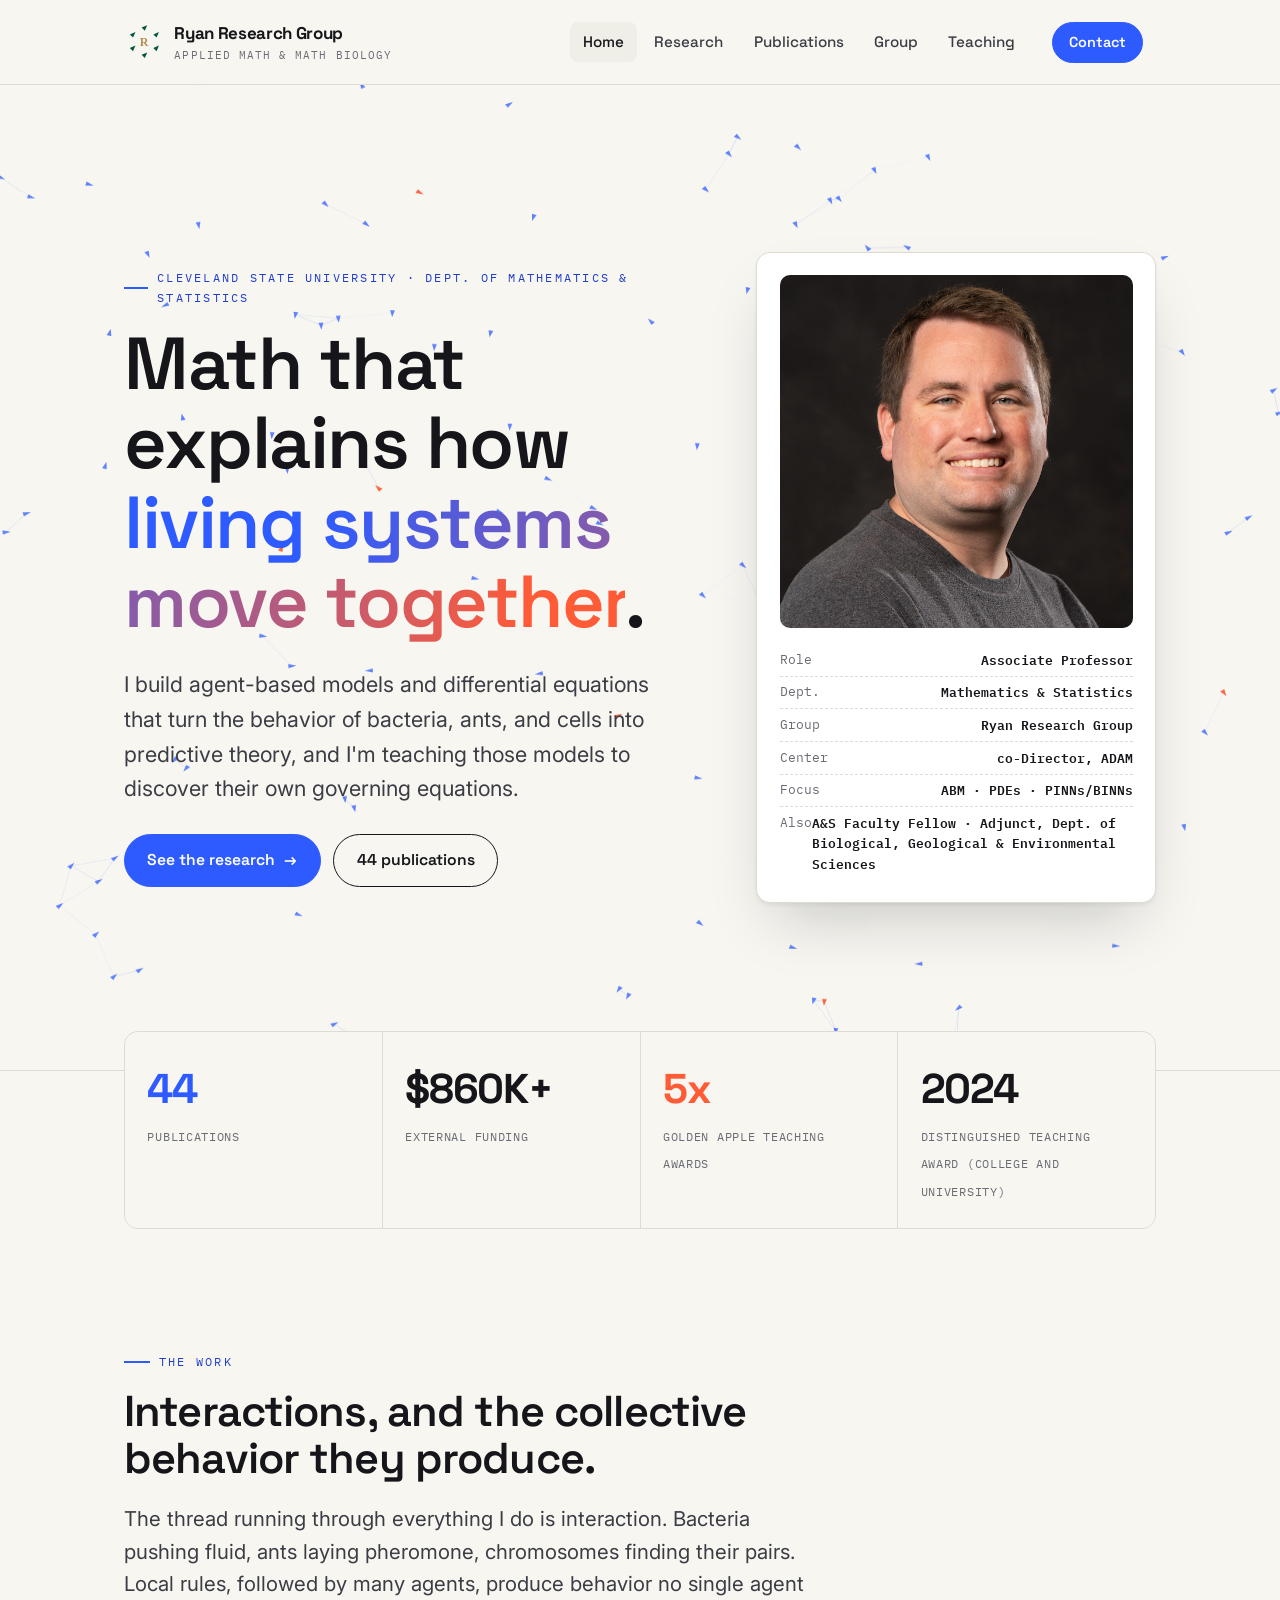
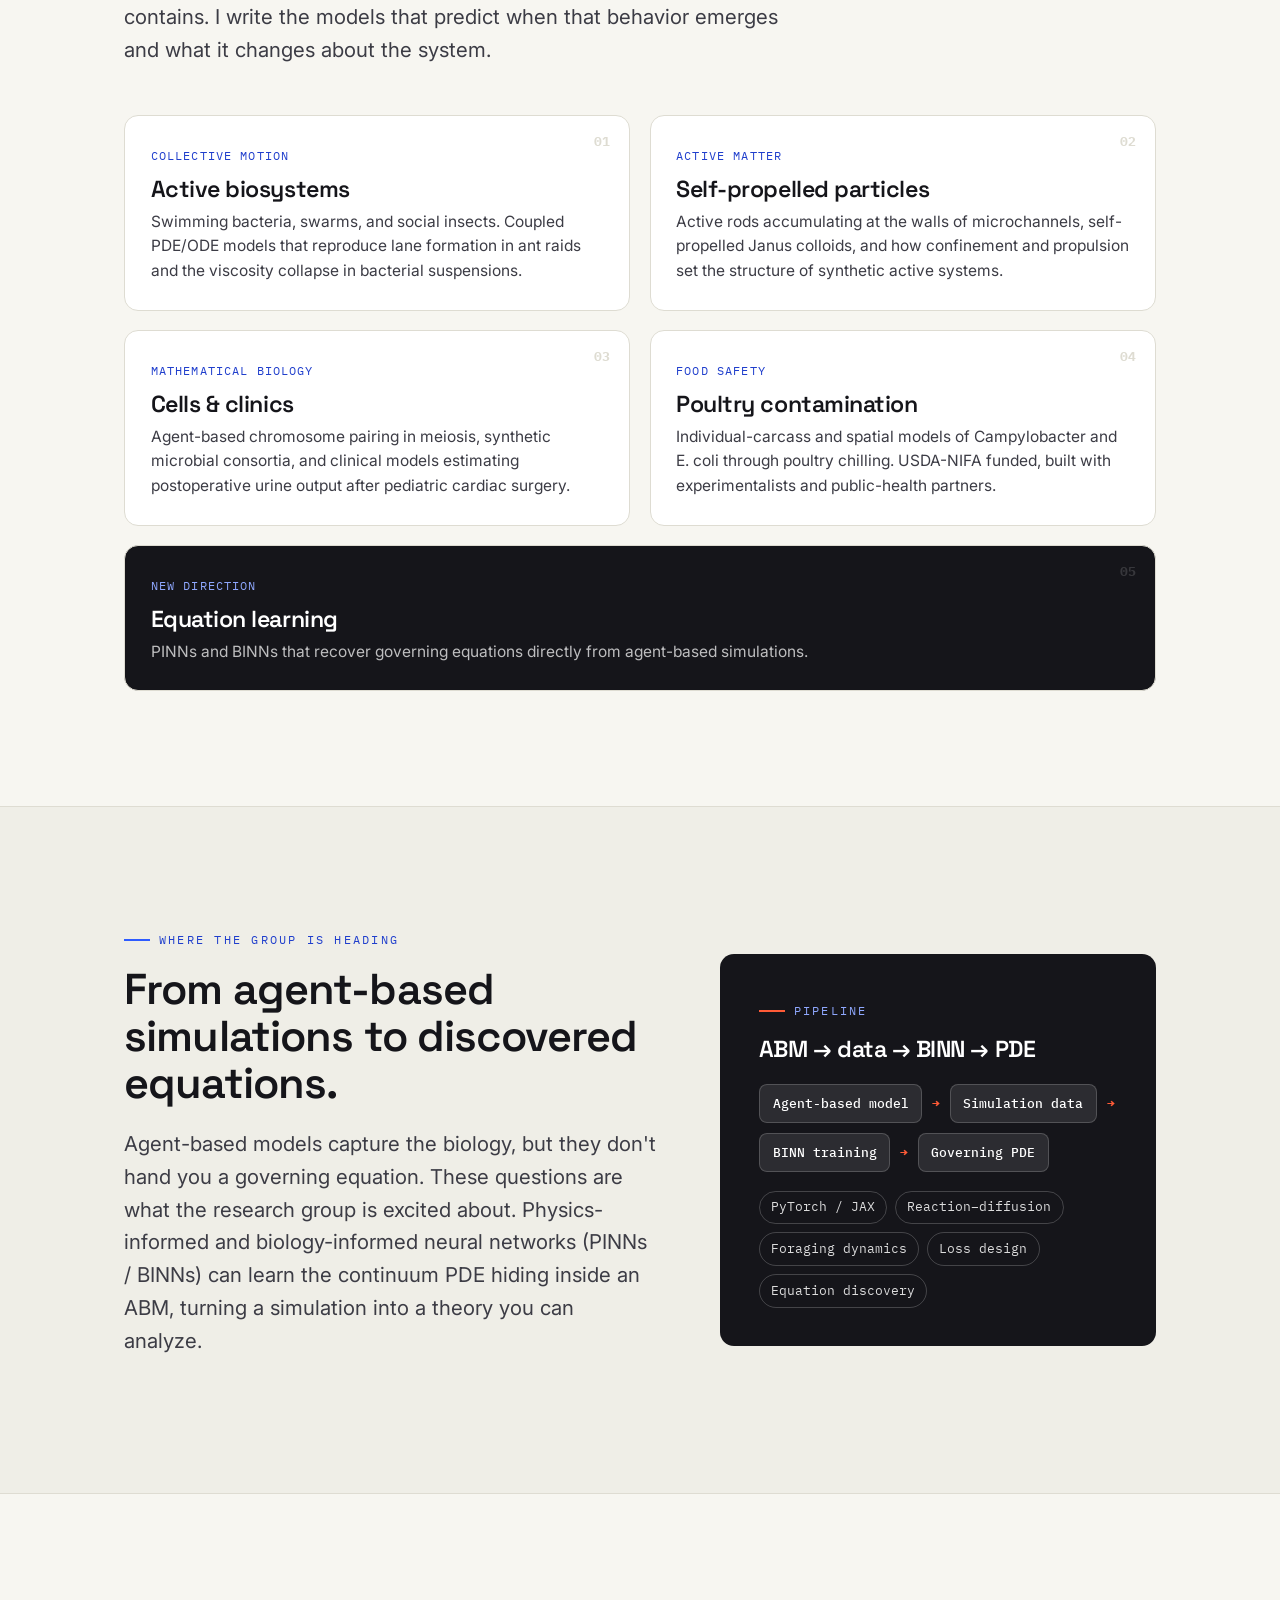
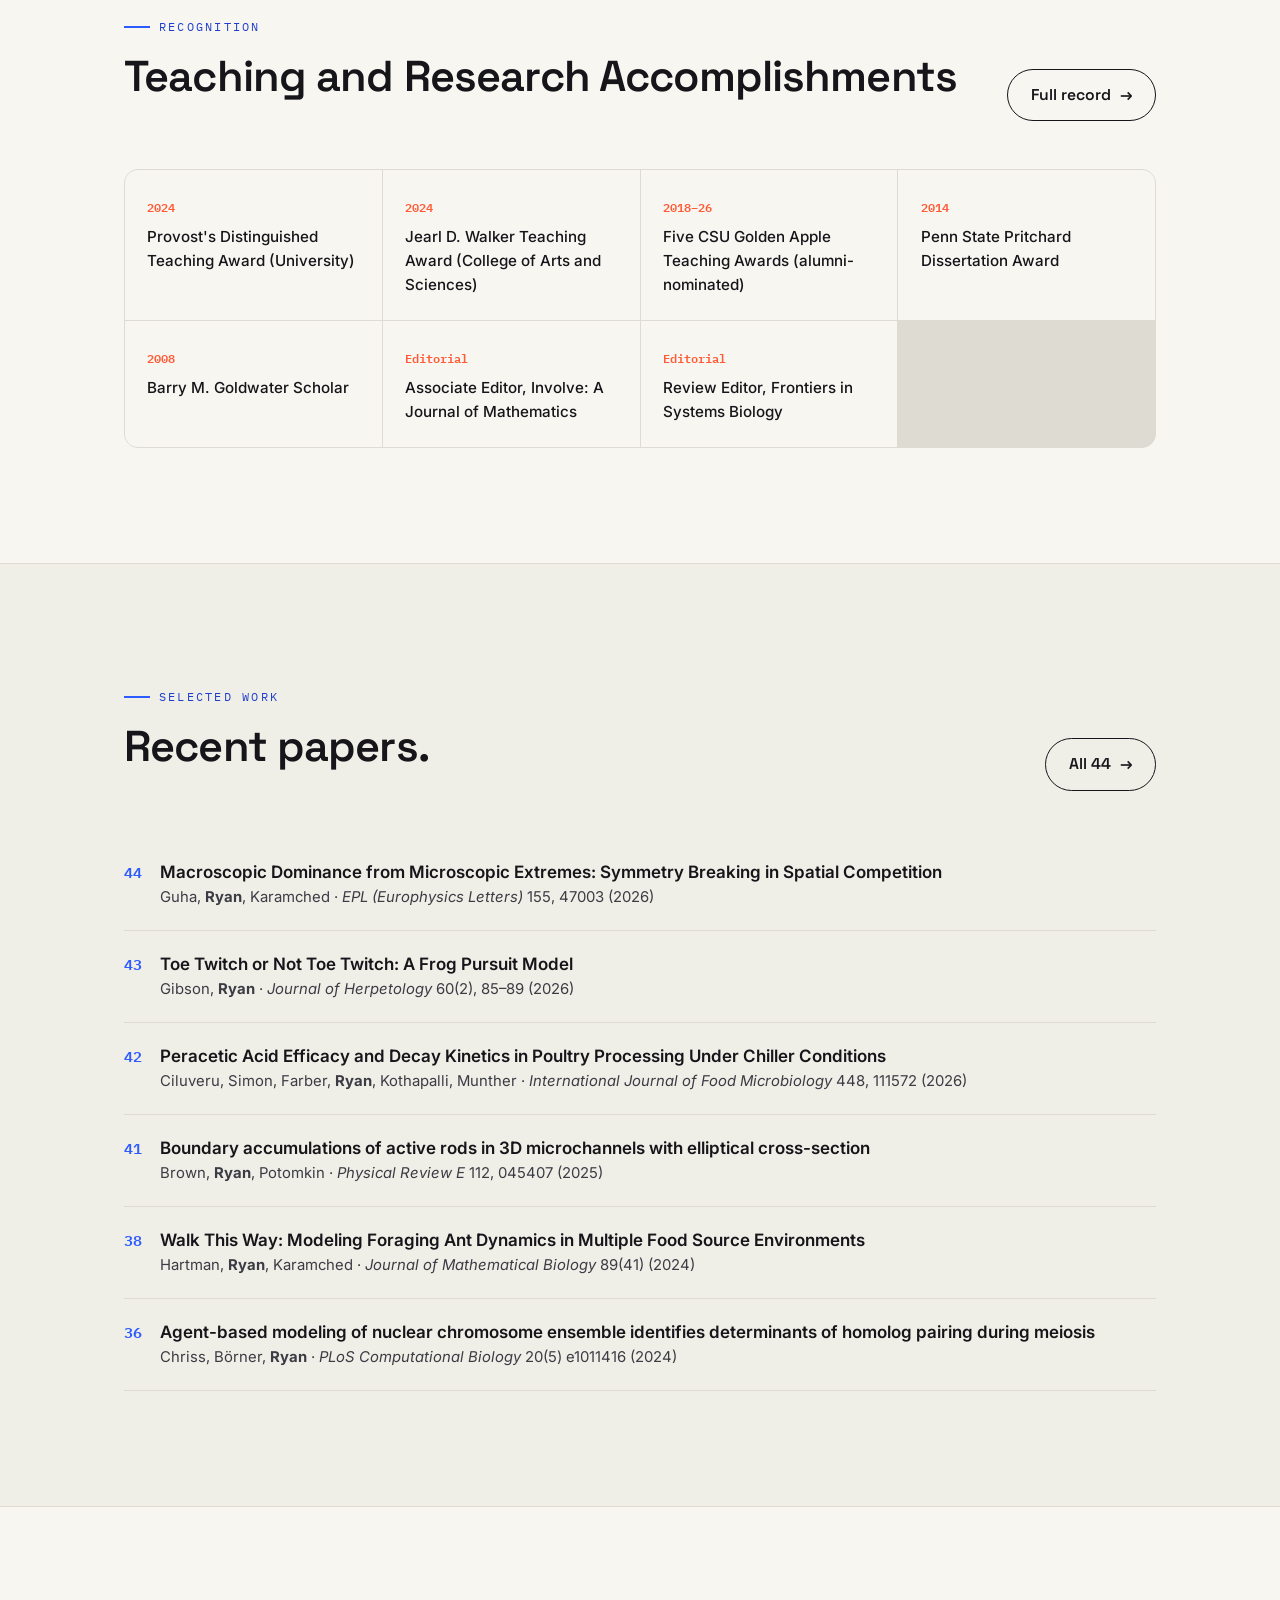
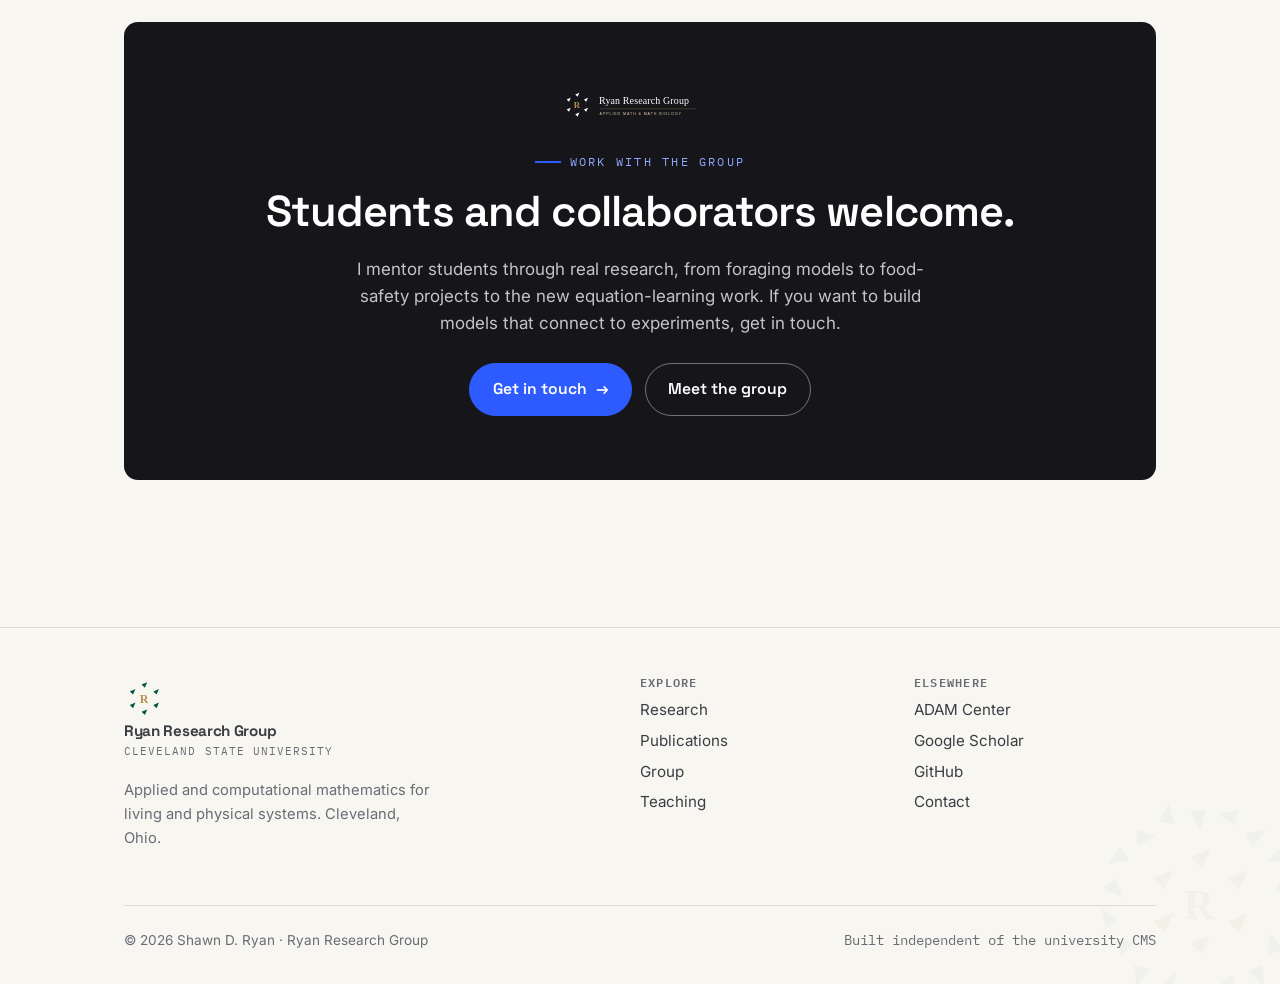
<file: index.html>
<!DOCTYPE html>
<html lang="en">
<head>
<meta charset="UTF-8" />
<meta name="viewport" content="width=device-width, initial-scale=1" />
<meta name="google-site-verification" content="WnNxNH32kNIXF_uVLVe2yPO99TeHqkwDpq0tcyuT5aY" />
<title>Shawn D. Ryan, PhD — Applied Mathematics &amp; Mathematical Biology</title>
<meta name="description" content="Ryan Research Group at Cleveland State University. Agent-based modeling, differential equations, and equation learning (PINNs/BINNs) for collective motion, mathematical biology, and food-safety modeling." />
<meta property="og:title" content="Shawn D. Ryan, PhD — Ryan Research Group" />
<meta property="og:description" content="Applied mathematics for living systems: collective motion, mathematical biology, and equation learning from agent-based models." />
<meta property="og:type" content="website" />
<meta property="og:url" content="https://sdryan.github.io/" />
<meta property="og:image" content="https://sdryan.github.io/brand/png/logo-horizontal-arrow-1600.png" />
<meta name="twitter:card" content="summary_large_image" />
<link rel="preconnect" href="https://fonts.googleapis.com" />
<link rel="preconnect" href="https://fonts.gstatic.com" crossorigin />
<link href="https://fonts.googleapis.com/css2?family=Space+Grotesk:wght@400;500;600;700&family=Inter:wght@400;500;600&family=IBM+Plex+Mono:wght@400;500;600&display=swap" rel="stylesheet" />
<link rel="icon" type="image/svg+xml" href="brand/favicon-arrow.svg" />
<link rel="apple-touch-icon" href="brand/png/favicon-180.png" />
<link rel="canonical" href="https://sdryan.github.io/" />
<link rel="stylesheet" href="css/style.css" />
<script type="application/ld+json">
{
  "@context": "https://schema.org",
  "@type": "Person",
  "name": "Shawn D. Ryan",
  "givenName": "Shawn",
  "familyName": "Ryan",
  "jobTitle": "Associate Professor of Mathematics and Statistics",
  "url": "https://sdryan.github.io/",
  "image": "https://sdryan.github.io/assets/headshot.png",
  "email": "s.d.ryan@csuohio.edu",
  "affiliation": {
    "@type": "CollegeOrUniversity",
    "name": "Cleveland State University",
    "url": "https://www.csuohio.edu/"
  },
  "worksFor": {
    "@type": "CollegeOrUniversity",
    "name": "Cleveland State University"
  },
  "knowsAbout": [
    "Applied Mathematics",
    "Mathematical Biology",
    "Agent-based modeling",
    "Collective motion",
    "Active matter",
    "Physics-informed neural networks",
    "Equation learning",
    "Food-safety modeling"
  ],
  "sameAs": [
    "https://scholar.google.com/citations?user=qBnlp3wAAAAJ",
    "https://academic.csuohio.edu/ryan-shawn/",
    "https://github.com/sdryan",
    "https://www.researchgate.net/profile/Shawn-Ryan-3"
  ]
}
</script>
</head>
<body>

<!-- NAV -->
<header class="nav">
  <div class="wrap nav__inner">
    <a class="brand" href="index.html">
      <img class="brand-mark" src="brand/logo-mark-arrow.svg" alt="" width="36" height="36" />
      <span>Ryan Research Group<small>Applied Math &amp; Math Biology</small></span>
    </a>
    <button class="nav__toggle" aria-label="Menu" aria-expanded="false"><span></span><span></span><span></span></button>
    <nav class="nav__links">
      <a href="index.html" aria-current="page">Home</a>
      <a href="research.html">Research</a>
      <a href="publications.html">Publications</a>
      <a href="group.html">Group</a>
      <a href="teaching.html">Teaching</a>
      <a class="nav__cta" href="contact.html"><span class="btn btn--accent" style="padding:.5rem 1rem;font-size:.9rem;">Contact</span></a>
    </nav>
  </div>
</header>

<!-- HERO -->
<section class="hero">
  <canvas id="swarm"></canvas>
  <div class="wrap hero__inner">
    <div class="hero__grid">
      <div>
        <span class="eyebrow">Cleveland State University · Dept. of Mathematics &amp; Statistics</span>
        <h1>Math that explains how <span class="grad">living systems move together</span>.</h1>
        <p class="hero__sub">I build agent-based models and differential equations that turn the behavior of bacteria, ants, and cells into predictive theory, and I'm teaching those models to discover their own governing equations.</p>
        <div class="hero__cta">
          <a class="btn btn--accent" href="research.html">See the research <span class="arw">→</span></a>
          <a class="btn btn--ghost" href="publications.html">44 publications</a>
        </div>
      </div>
      <aside class="hero__card reveal">
        <img class="hero__photo" src="assets/headshot.png" alt="Shawn D. Ryan" onerror="this.style.display='none'" />
        <div class="hero__meta">
          <div><span>Role</span><b>Associate Professor</b></div>
          <div><span>Dept.</span><b>Mathematics &amp; Statistics</b></div>
          <div><span>Group</span><b>Ryan Research Group</b></div>
          <div><span>Center</span><b>co-Director, ADAM</b></div>
          <div><span>Focus</span><b>ABM · PDEs · PINNs/BINNs</b></div>
          <div><span>Also</span><b>A&amp;S Faculty Fellow · Adjunct, Dept. of Biological, Geological &amp; Environmental Sciences</b></div>
        </div>
      </aside>
    </div>
  </div>
</section>

<!-- STATS -->
<section class="wrap" style="margin-top:-40px;position:relative;z-index:3;">
  <div class="stats reveal">
    <div class="stat"><b class="accent">44</b><span>Publications</span></div>
    <div class="stat"><b>$860K+</b><span>External funding</span></div>
    <div class="stat"><b class="hot">5x</b><span>Golden Apple Teaching Awards</span></div>
    <div class="stat"><b>2024</b><span>Distinguished Teaching Award (College and University)</span></div>
  </div>
</section>

<!-- ABOUT -->
<section class="section">
  <div class="wrap">
    <div class="sec-head reveal">
      <span class="eyebrow">The work</span>
      <h2>Interactions, and the collective behavior they produce.</h2>
      <p class="lead">The thread running through everything I do is interaction. Bacteria pushing fluid, ants laying pheromone, chromosomes finding their pairs. Local rules, followed by many agents, produce behavior no single agent contains. I write the models that predict when that behavior emerges and what it changes about the system.</p>
    </div>
    <div class="cards cards--2x2">
      <article class="card reveal">
        <span class="card__no">01</span>
        <span class="card__tag">Collective motion</span>
        <h3>Active biosystems</h3>
        <p>Swimming bacteria, swarms, and social insects. Coupled PDE/ODE models that reproduce lane formation in ant raids and the viscosity collapse in bacterial suspensions.</p>
      </article>
      <article class="card reveal">
        <span class="card__no">02</span>
        <span class="card__tag">Active matter</span>
        <h3>Self-propelled particles</h3>
        <p>Active rods accumulating at the walls of microchannels, self-propelled Janus colloids, and how confinement and propulsion set the structure of synthetic active systems.</p>
      </article>
      <article class="card reveal">
        <span class="card__no">03</span>
        <span class="card__tag">Mathematical biology</span>
        <h3>Cells &amp; clinics</h3>
        <p>Agent-based chromosome pairing in meiosis, synthetic microbial consortia, and clinical models estimating postoperative urine output after pediatric cardiac surgery.</p>
      </article>
      <article class="card reveal">
        <span class="card__no">04</span>
        <span class="card__tag">Food safety</span>
        <h3>Poultry contamination</h3>
        <p>Individual-carcass and spatial models of Campylobacter and E. coli through poultry chilling. USDA-NIFA funded, built with experimentalists and public-health partners.</p>
      </article>
      <article class="card reveal card--feature" style="grid-column:1/-1;">
        <span class="card__no" style="color:rgba(255,255,255,.15)">05</span>
        <span class="card__tag">New direction</span>
        <h3>Equation learning</h3>
        <p>PINNs and BINNs that recover governing equations directly from agent-based simulations.</p>
      </article>
    </div>
  </div>
</section>

<!-- PINN / BINN FEATURE -->
<section class="section" style="background:var(--paper-2);border-block:1px solid var(--line);">
  <div class="wrap split">
    <div class="reveal">
      <span class="eyebrow">Where the group is heading</span>
      <h2>From agent-based simulations to discovered equations.</h2>
      <p class="lead">Agent-based models capture the biology, but they don't hand you a governing equation. These questions are what the research group is excited about. Physics-informed and biology-informed neural networks (PINNs / BINNs) can learn the continuum PDE hiding inside an ABM, turning a simulation into a theory you can analyze.</p>
    </div>
    <div class="panel reveal">
      <span class="eyebrow">Pipeline</span>
      <h3 style="color:#fff;">ABM → data → BINN → PDE</h3>
      <div class="flow">
        <b>Agent-based model</b><span class="to">→</span>
        <b>Simulation data</b><span class="to">→</span>
        <b>BINN training</b><span class="to">→</span>
        <b>Governing PDE</b>
      </div>
      <div class="chips">
        <span class="chip">PyTorch / JAX</span>
        <span class="chip">Reaction–diffusion</span>
        <span class="chip">Foraging dynamics</span>
        <span class="chip">Loss design</span>
        <span class="chip">Equation discovery</span>
      </div>
    </div>
  </div>
</section>

<!-- AWARDS -->
<section class="section">
  <div class="wrap">
    <div class="sec-head sec-head--split reveal">
      <div>
        <span class="eyebrow">Recognition</span>
        <h2>Teaching and Research Accomplishments</h2>
      </div>
      <a class="btn btn--ghost" href="research.html">Full record <span class="arw">→</span></a>
    </div>
    <div class="awards reveal">
      <div class="award"><span class="yr">2024</span><p>Provost's Distinguished Teaching Award (University)</p></div>
      <div class="award"><span class="yr">2024</span><p>Jearl D. Walker Teaching Award (College of Arts and Sciences)</p></div>
      <div class="award"><span class="yr">2018–26</span><p>Five CSU Golden Apple Teaching Awards (alumni-nominated)</p></div>
      <div class="award"><span class="yr">2014</span><p>Penn State Pritchard Dissertation Award</p></div>
      <div class="award"><span class="yr">2008</span><p>Barry M. Goldwater Scholar</p></div>
      <div class="award"><span class="yr">Editorial</span><p>Associate Editor, Involve: A Journal of Mathematics</p></div>
      <div class="award"><span class="yr">Editorial</span><p>Review Editor, Frontiers in Systems Biology</p></div>
    </div>
  </div>
</section>

<!-- FEATURED PUBS -->
<section class="section" style="background:var(--paper-2);border-block:1px solid var(--line);">
  <div class="wrap">
    <div class="sec-head sec-head--split reveal">
      <div>
        <span class="eyebrow">Selected work</span>
        <h2>Recent papers.</h2>
      </div>
      <a class="btn btn--ghost" href="publications.html">All 44 <span class="arw">→</span></a>
    </div>
    <ul class="publist reveal">
      <li class="pub">
        <span class="pub__no">44</span>
        <div>
          <div class="pub__title">Macroscopic Dominance from Microscopic Extremes: Symmetry Breaking in Spatial Competition</div>
          <div class="pub__meta">Guha, <b>Ryan</b>, Karamched · <span class="pub__venue">EPL (Europhysics Letters)</span> 155, 47003 (2026)</div>
        </div>
      </li>
      <li class="pub">
        <span class="pub__no">43</span>
        <div>
          <div class="pub__title">Toe Twitch or Not Toe Twitch: A Frog Pursuit Model</div>
          <div class="pub__meta">Gibson, <b>Ryan</b> · <span class="pub__venue">Journal of Herpetology</span> 60(2), 85–89 (2026)</div>
        </div>
      </li>
      <li class="pub">
        <span class="pub__no">42</span>
        <div>
          <div class="pub__title">Peracetic Acid Efficacy and Decay Kinetics in Poultry Processing Under Chiller Conditions</div>
          <div class="pub__meta">Ciluveru, Simon, Farber, <b>Ryan</b>, Kothapalli, Munther · <span class="pub__venue">International Journal of Food Microbiology</span> 448, 111572 (2026)</div>
        </div>
      </li>
      <li class="pub">
        <span class="pub__no">41</span>
        <div>
          <div class="pub__title">Boundary accumulations of active rods in 3D microchannels with elliptical cross-section</div>
          <div class="pub__meta">Brown, <b>Ryan</b>, Potomkin · <span class="pub__venue">Physical Review E</span> 112, 045407 (2025)</div>
        </div>
      </li>
      <li class="pub">
        <span class="pub__no">38</span>
        <div>
          <div class="pub__title">Walk This Way: Modeling Foraging Ant Dynamics in Multiple Food Source Environments</div>
          <div class="pub__meta">Hartman, <b>Ryan</b>, Karamched · <span class="pub__venue">Journal of Mathematical Biology</span> 89(41) (2024)</div>
        </div>
      </li>
      <li class="pub">
        <span class="pub__no">36</span>
        <div>
          <div class="pub__title">Agent-based modeling of nuclear chromosome ensemble identifies determinants of homolog pairing during meiosis</div>
          <div class="pub__meta">Chriss, Börner, <b>Ryan</b> · <span class="pub__venue">PLoS Computational Biology</span> 20(5) e1011416 (2024)</div>
        </div>
      </li>
    </ul>
  </div>
</section>

<!-- CTA -->
<section class="section">
  <div class="wrap">
    <div class="cta reveal">
      <img class="cta__wordmark" src="brand/logo-horizontal-arrow-reversed.svg" alt="Ryan Research Group" />
      <span class="eyebrow" style="color:#8fa8ff;justify-content:center;">Work with the group</span>
      <h2>Students and collaborators welcome.</h2>
      <p>I mentor students through real research, from foraging models to food-safety projects to the new equation-learning work. If you want to build models that connect to experiments, get in touch.</p>
      <div style="display:flex;gap:.8rem;justify-content:center;flex-wrap:wrap;margin-top:1.6rem;">
        <a class="btn btn--accent" href="contact.html">Get in touch <span class="arw">→</span></a>
        <a class="btn btn--ghost" href="group.html">Meet the group</a>
      </div>
    </div>
  </div>
</section>

<!-- FOOTER -->
<footer class="foot"><img class="foot-emblem" src="brand/logo-mark-arrow-organized.svg" alt="" aria-hidden="true" />
  <div class="wrap">
    <div class="foot__grid">
      <div>
        <a class="brand" href="index.html"><img class="brand-mark" src="brand/logo-mark-arrow.svg" alt="" width="36" height="36" /><span>Ryan Research Group<small>Cleveland State University</small></span></a>
        <p class="muted" style="margin-top:1rem;max-width:34ch;font-size:.92rem;">Applied and computational mathematics for living and physical systems. Cleveland, Ohio.</p>
      </div>
      <div>
        <h4>Explore</h4>
        <a href="research.html">Research</a>
        <a href="publications.html">Publications</a>
        <a href="group.html">Group</a>
        <a href="teaching.html">Teaching</a>
      </div>
      <div>
        <h4>Elsewhere</h4>
        <a href="https://academic.csuohio.edu/adam/" target="_blank" rel="noopener">ADAM Center</a>
        <a href="https://scholar.google.com/citations?user=qBnlp3wAAAAJ" target="_blank" rel="noopener">Google Scholar</a>
        <a href="https://github.com/sdryan/" target="_blank" rel="noopener">GitHub</a>
        <a href="contact.html">Contact</a>
      </div>
    </div>
    <div class="foot__bottom">
      <span>© 2026 Shawn D. Ryan · Ryan Research Group</span>
      <span class="mono">Built independent of the university CMS</span>
    </div>
  </div>
</footer>

<script src="js/main.js"></script>
</body>
</html>
</file>
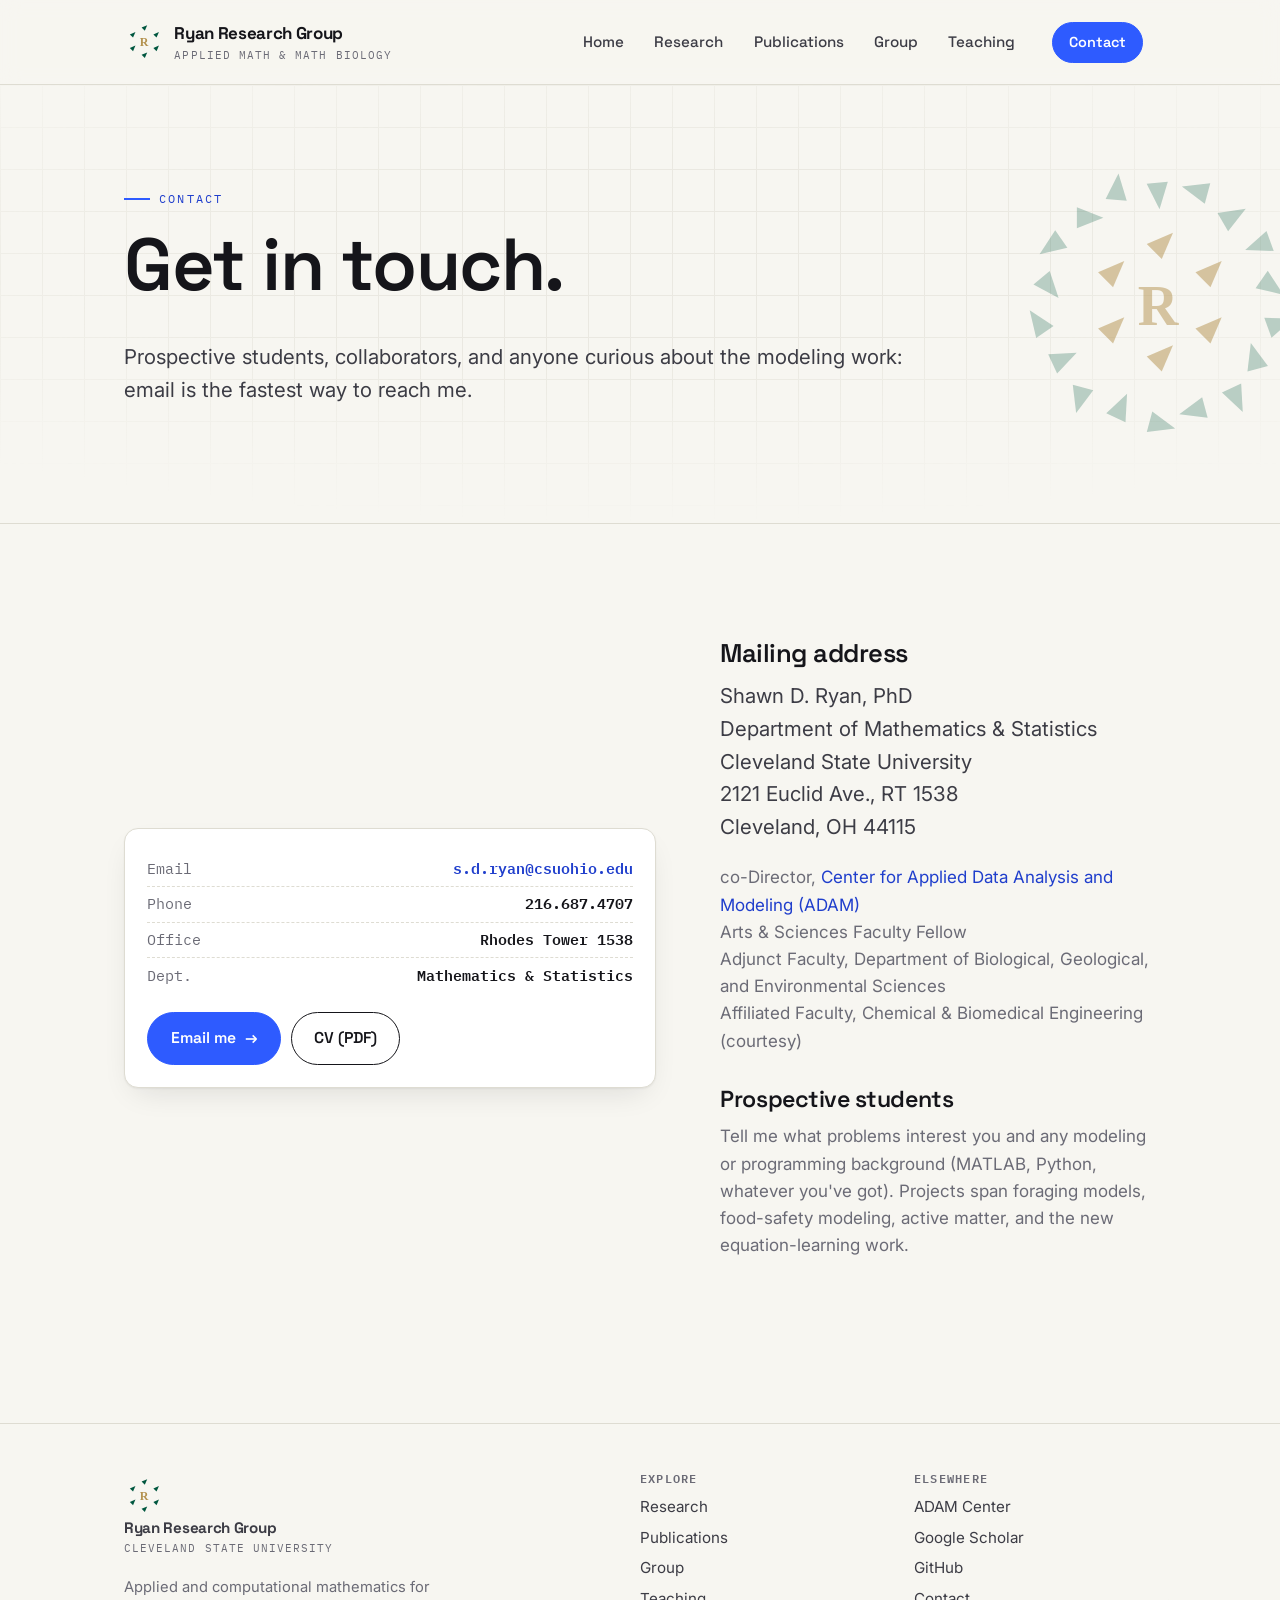
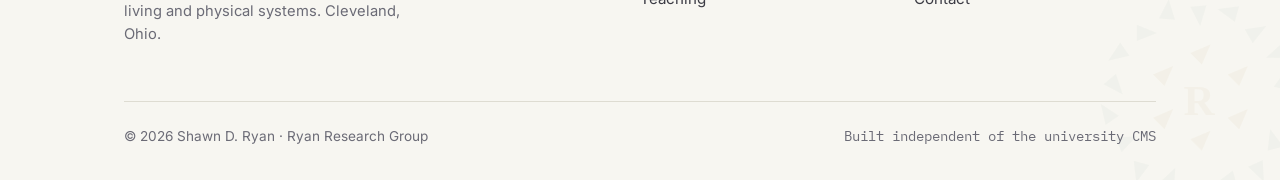
<file: contact.html>
<!DOCTYPE html>
<html lang="en">
<head>
<meta charset="UTF-8" />
<meta name="viewport" content="width=device-width, initial-scale=1" />
<title>Contact — Ryan Research Group</title>
<meta name="description" content="Contact Shawn D. Ryan, Associate Professor of Mathematics and Statistics at Cleveland State University." />
<link rel="preconnect" href="https://fonts.googleapis.com" />
<link rel="preconnect" href="https://fonts.gstatic.com" crossorigin />
<link href="https://fonts.googleapis.com/css2?family=Space+Grotesk:wght@400;500;600;700&family=Inter:wght@400;500;600&family=IBM+Plex+Mono:wght@400;500;600&display=swap" rel="stylesheet" />
<link rel="icon" type="image/svg+xml" href="brand/favicon-arrow.svg" />
<link rel="apple-touch-icon" href="brand/png/favicon-180.png" />
<link rel="canonical" href="https://sdryan.github.io/contact.html" />
<link rel="stylesheet" href="css/style.css" />
</head>
<body>

<header class="nav">
  <div class="wrap nav__inner">
    <a class="brand" href="index.html"><img class="brand-mark" src="brand/logo-mark-arrow.svg" alt="" width="36" height="36" /><span>Ryan Research Group<small>Applied Math &amp; Math Biology</small></span></a>
    <button class="nav__toggle" aria-label="Menu" aria-expanded="false"><span></span><span></span><span></span></button>
    <nav class="nav__links">
      <a href="index.html">Home</a>
      <a href="research.html">Research</a>
      <a href="publications.html">Publications</a>
      <a href="group.html">Group</a>
      <a href="teaching.html">Teaching</a>
      <a class="nav__cta" href="contact.html"><span class="btn btn--accent" style="padding:.5rem 1rem;font-size:.9rem;">Contact</span></a>
    </nav>
  </div>
</header>

<section class="phead">
  <div class="abs-grid grid-bg"></div><img class="phead-emblem" src="brand/logo-mark-arrow-organized.svg" alt="" aria-hidden="true" />
  <div class="wrap phead__inner">
    <span class="eyebrow">Contact</span>
    <h1>Get in touch.</h1>
    <p class="lead" style="margin-top:1rem;">Prospective students, collaborators, and anyone curious about the modeling work: email is the fastest way to reach me.</p>
  </div>
</section>

<section class="section">
  <div class="wrap split">
    <div class="reveal">
      <div class="hero__card" style="box-shadow:var(--shadow);">
        <div class="hero__meta" style="margin-top:0;font-size:.92rem;">
          <div><span>Email</span><b><a href="mailto:s.d.ryan@csuohio.edu">s.d.ryan@csuohio.edu</a></b></div>
          <div><span>Phone</span><b>216.687.4707</b></div>
          <div><span>Office</span><b>Rhodes Tower 1538</b></div>
          <div><span>Dept.</span><b>Mathematics &amp; Statistics</b></div>
        </div>
        <div style="margin-top:1.2rem;display:flex;gap:.6rem;flex-wrap:wrap;">
          <a class="btn btn--accent" href="mailto:s.d.ryan@csuohio.edu">Email me <span class="arw">→</span></a>
          <a class="btn btn--ghost" href="assets/SRyan-CV-2026-10.pdf" target="_blank" rel="noopener">CV (PDF)</a>
        </div>
      </div>
    </div>
    <div class="reveal">
      <h2 style="font-size:1.6rem;">Mailing address</h2>
      <p class="lead">Shawn D. Ryan, PhD<br />Department of Mathematics &amp; Statistics<br />Cleveland State University<br />2121 Euclid Ave., RT 1538<br />Cleveland, OH 44115</p>
      <p class="muted" style="margin-top:.6rem;">co-Director, <a href="https://academic.csuohio.edu/adam/" target="_blank" rel="noopener">Center for Applied Data Analysis and Modeling (ADAM)</a><br />Arts &amp; Sciences Faculty Fellow<br />Adjunct Faculty, Department of Biological, Geological, and Environmental Sciences<br />Affiliated Faculty, Chemical &amp; Biomedical Engineering (courtesy)</p>
      <h3 style="margin-top:2rem;">Prospective students</h3>
      <p class="muted">Tell me what problems interest you and any modeling or programming background (MATLAB, Python, whatever you've got). Projects span foraging models, food-safety modeling, active matter, and the new equation-learning work.</p>
    </div>
  </div>
</section>

<footer class="foot"><img class="foot-emblem" src="brand/logo-mark-arrow-organized.svg" alt="" aria-hidden="true" />
  <div class="wrap">
    <div class="foot__grid">
      <div>
        <a class="brand" href="index.html"><img class="brand-mark" src="brand/logo-mark-arrow.svg" alt="" width="36" height="36" /><span>Ryan Research Group<small>Cleveland State University</small></span></a>
        <p class="muted" style="margin-top:1rem;max-width:34ch;font-size:.92rem;">Applied and computational mathematics for living and physical systems. Cleveland, Ohio.</p>
      </div>
      <div><h4>Explore</h4><a href="research.html">Research</a><a href="publications.html">Publications</a><a href="group.html">Group</a><a href="teaching.html">Teaching</a></div>
      <div><h4>Elsewhere</h4><a href="https://academic.csuohio.edu/adam/" target="_blank" rel="noopener">ADAM Center</a><a href="https://scholar.google.com/citations?user=qBnlp3wAAAAJ" target="_blank" rel="noopener">Google Scholar</a><a href="https://github.com/sdryan/" target="_blank" rel="noopener">GitHub</a><a href="contact.html">Contact</a></div>
    </div>
    <div class="foot__bottom"><span>© 2026 Shawn D. Ryan · Ryan Research Group</span><span class="mono">Built independent of the university CMS</span></div>
  </div>
</footer>

<script src="js/main.js"></script>
</body>
</html>
</file>
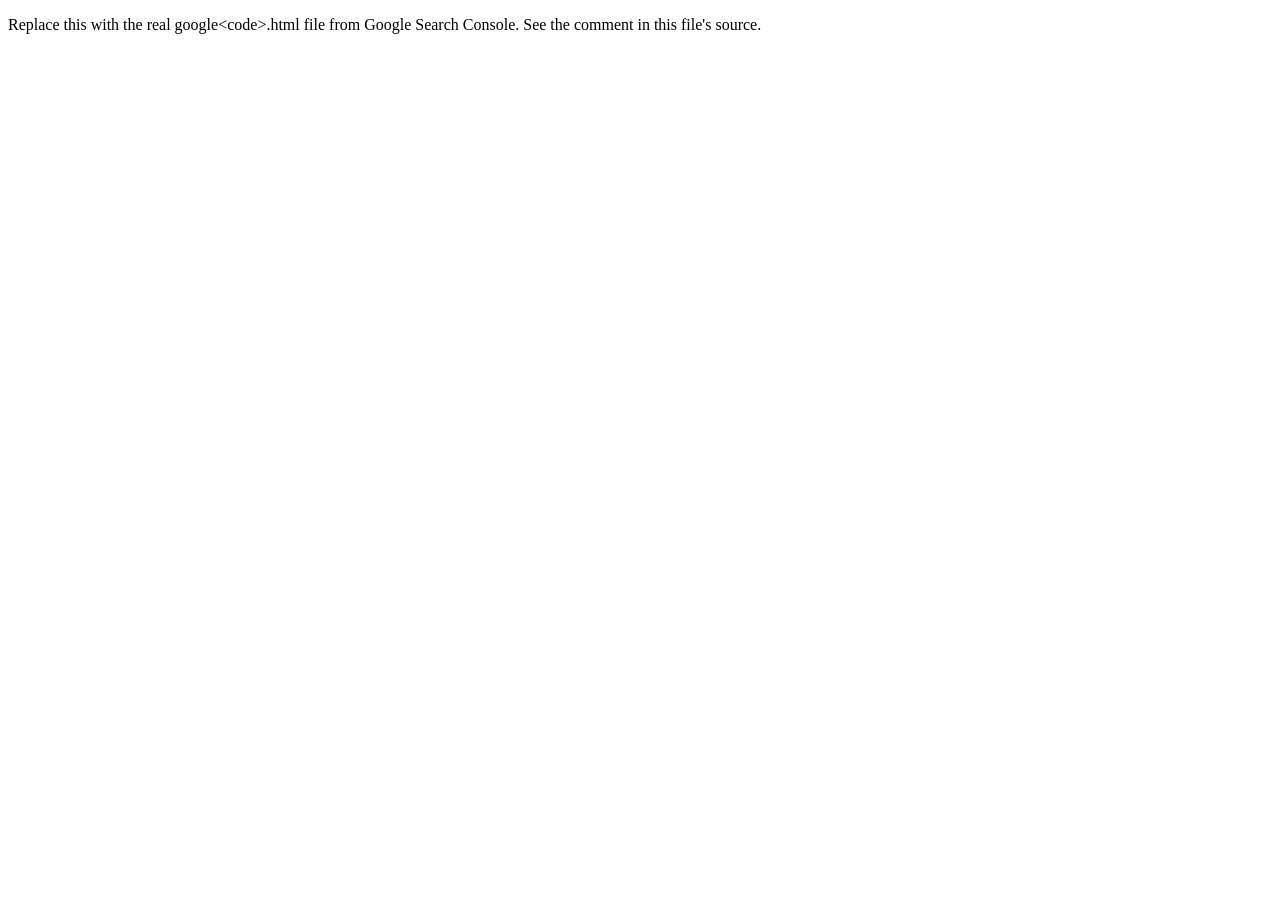
<file: google-site-verification-PLACEHOLDER.html>
<!--
  PLACEHOLDER — this file does NOT verify anything on its own.

  To verify sdryan.github.io in Google Search Console using the
  "HTML file" method:

  1. In Search Console, add a property of type "URL prefix":
     https://sdryan.github.io/
  2. Choose the "HTML file" verification method.
  3. Google gives you a file named like:  google1a2b3c4d5e6f7890.html
     Download it.
  4. Drop that file into this folder (the site/ root, next to index.html).
  5. Commit and push:
        git add -A
        git commit -m "Add Google Search Console verification file"
        git push
  6. Confirm it loads at:
        https://sdryan.github.io/google1a2b3c4d5e6f7890.html
  7. Back in Search Console, click "Verify".
  8. Delete THIS placeholder file (keep Google's real file).

  Prefer not to use a file? Use the "HTML tag" method instead: Google
  gives you a <meta name="google-site-verification" content="..."> tag.
  Paste it into the <head> of index.html (I can do this for you if you
  send me the code), push, then click Verify.
-->
<!doctype html>
<title>Search Console verification placeholder</title>
<p>Replace this with the real google&lt;code&gt;.html file from Google Search Console. See the comment in this file's source.</p>
</file>
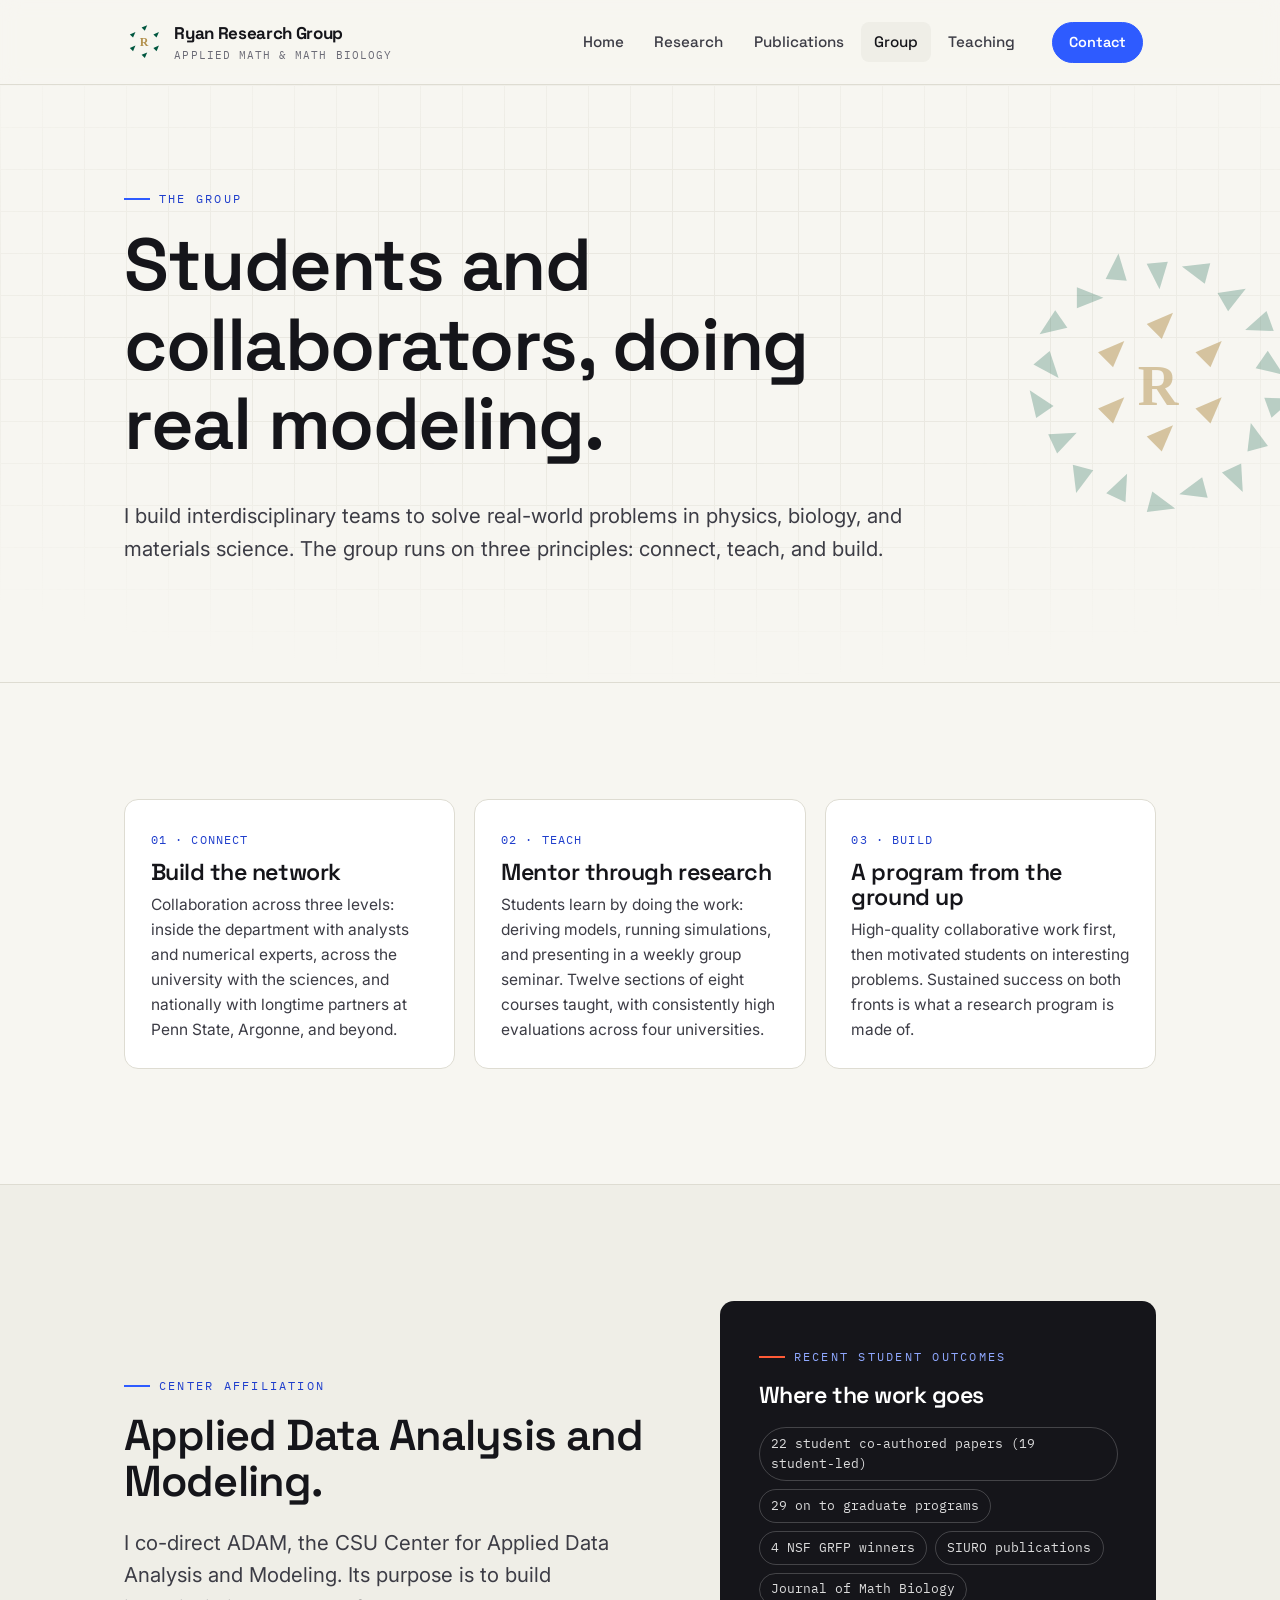
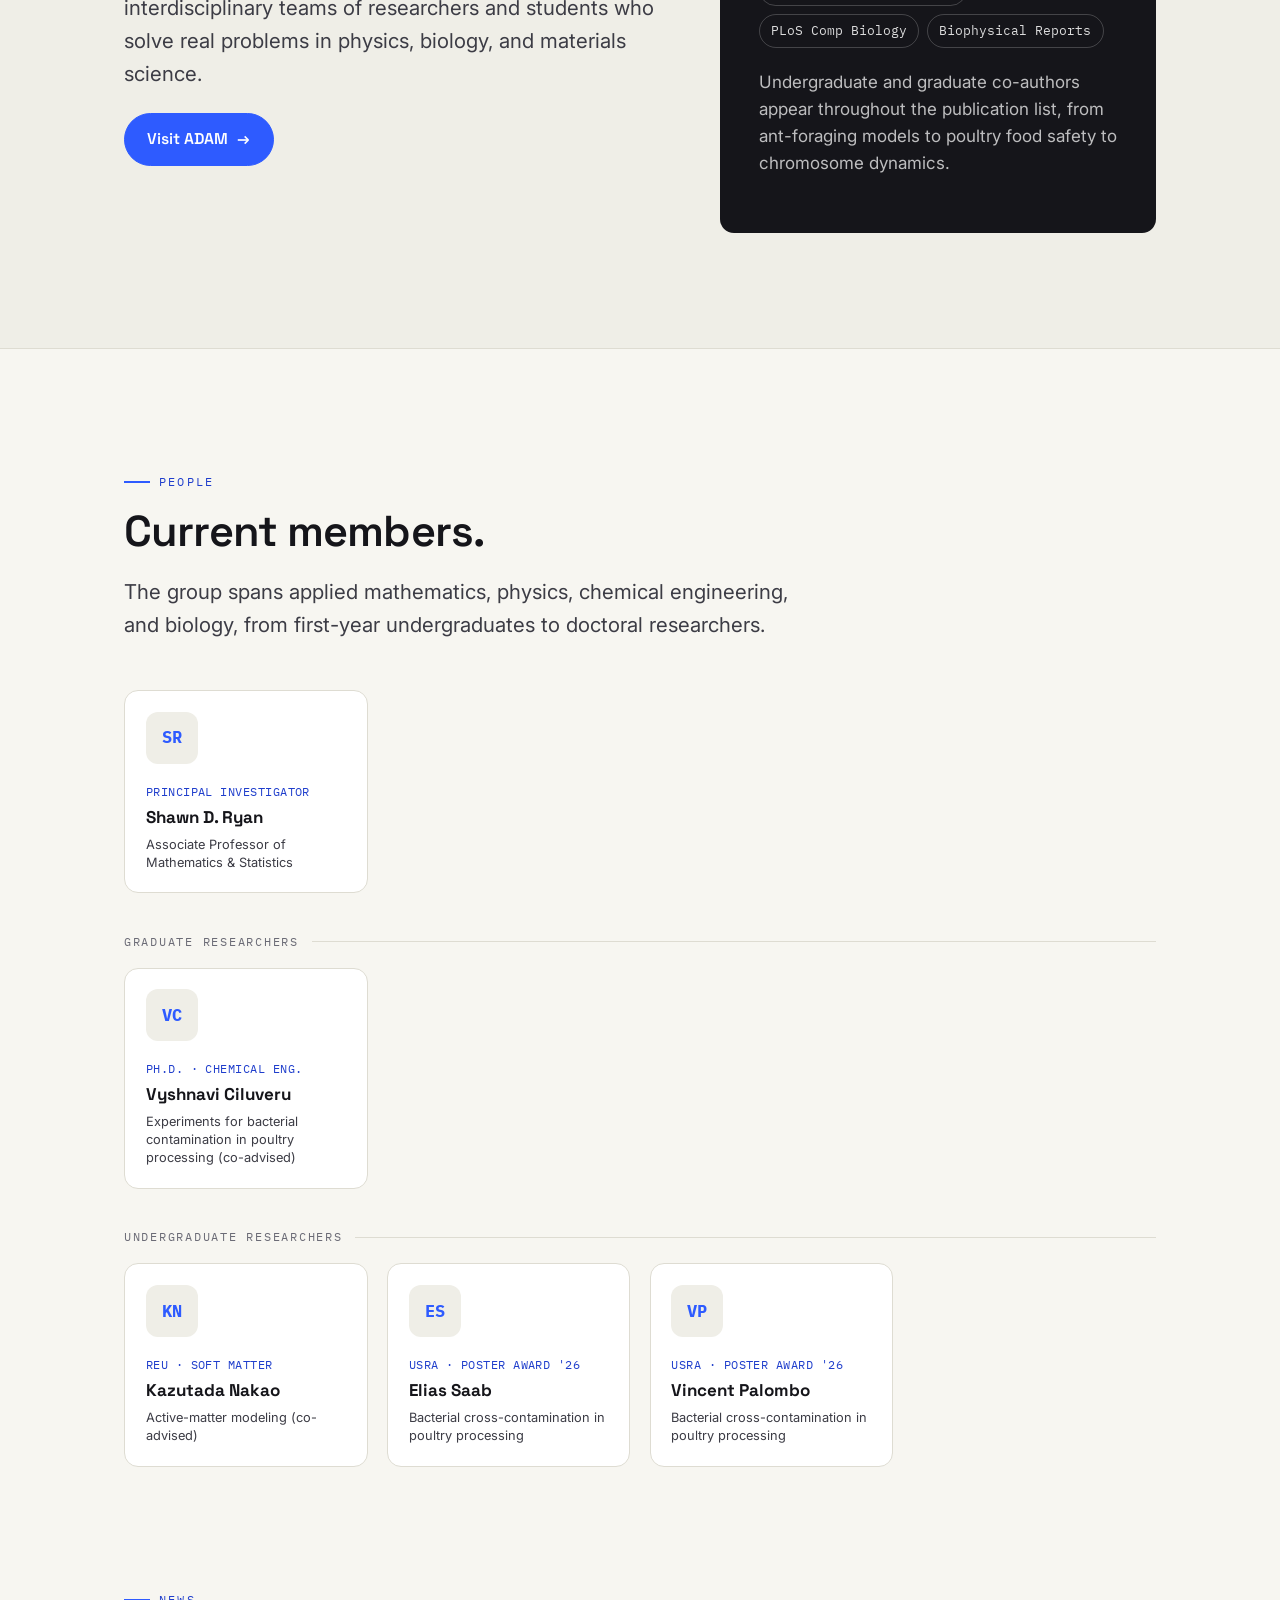
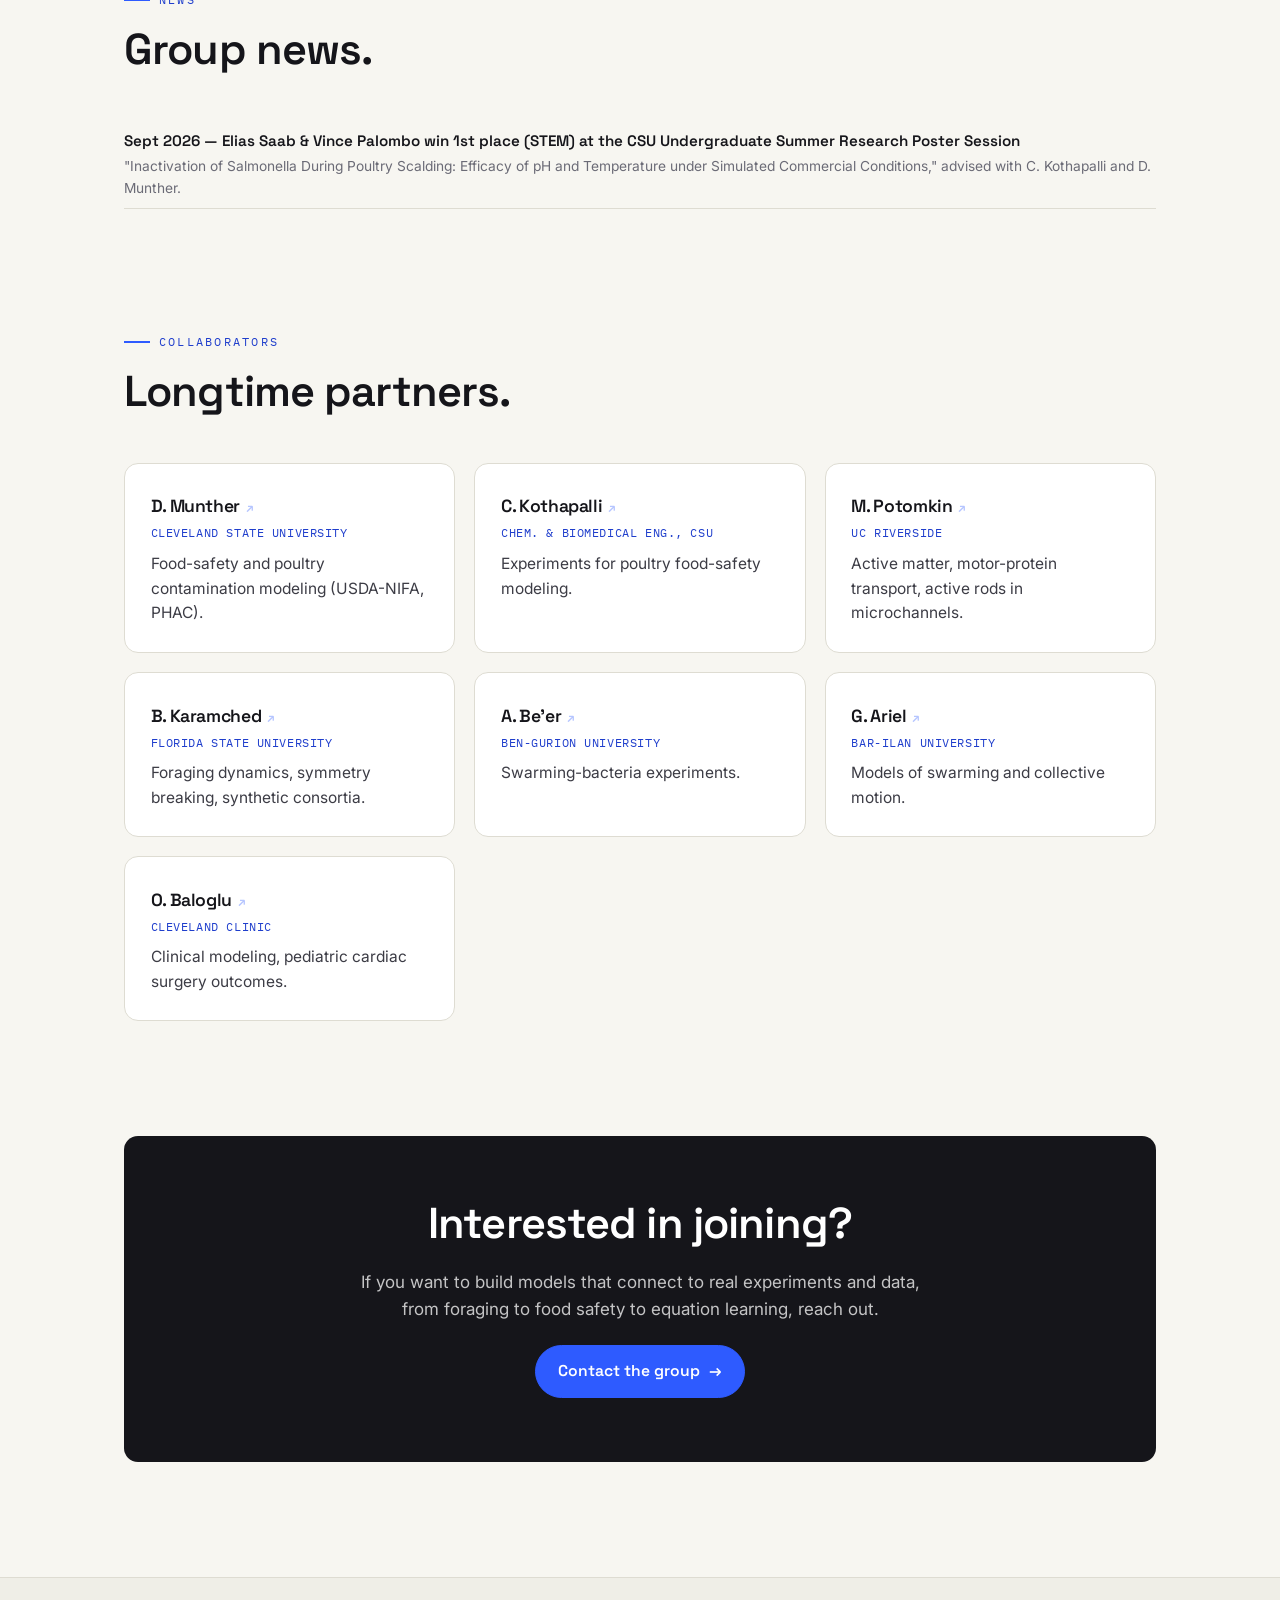
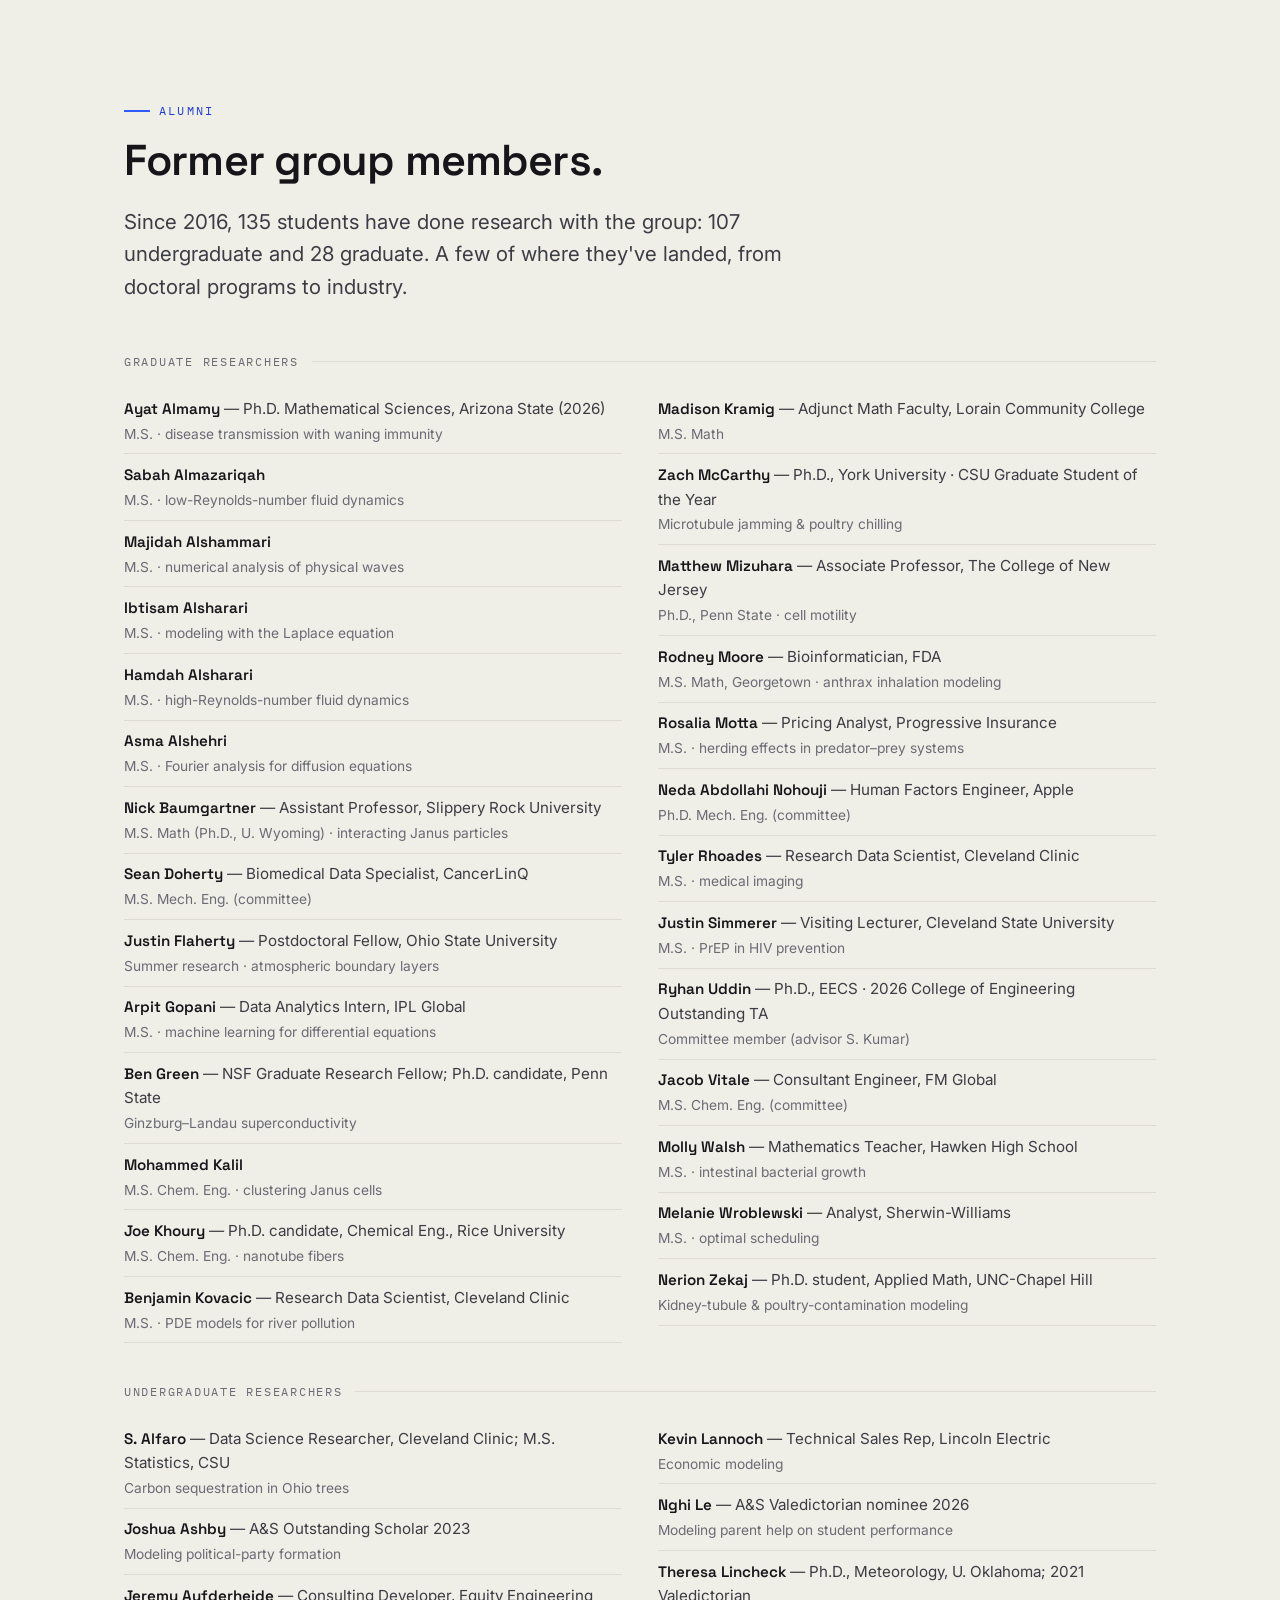
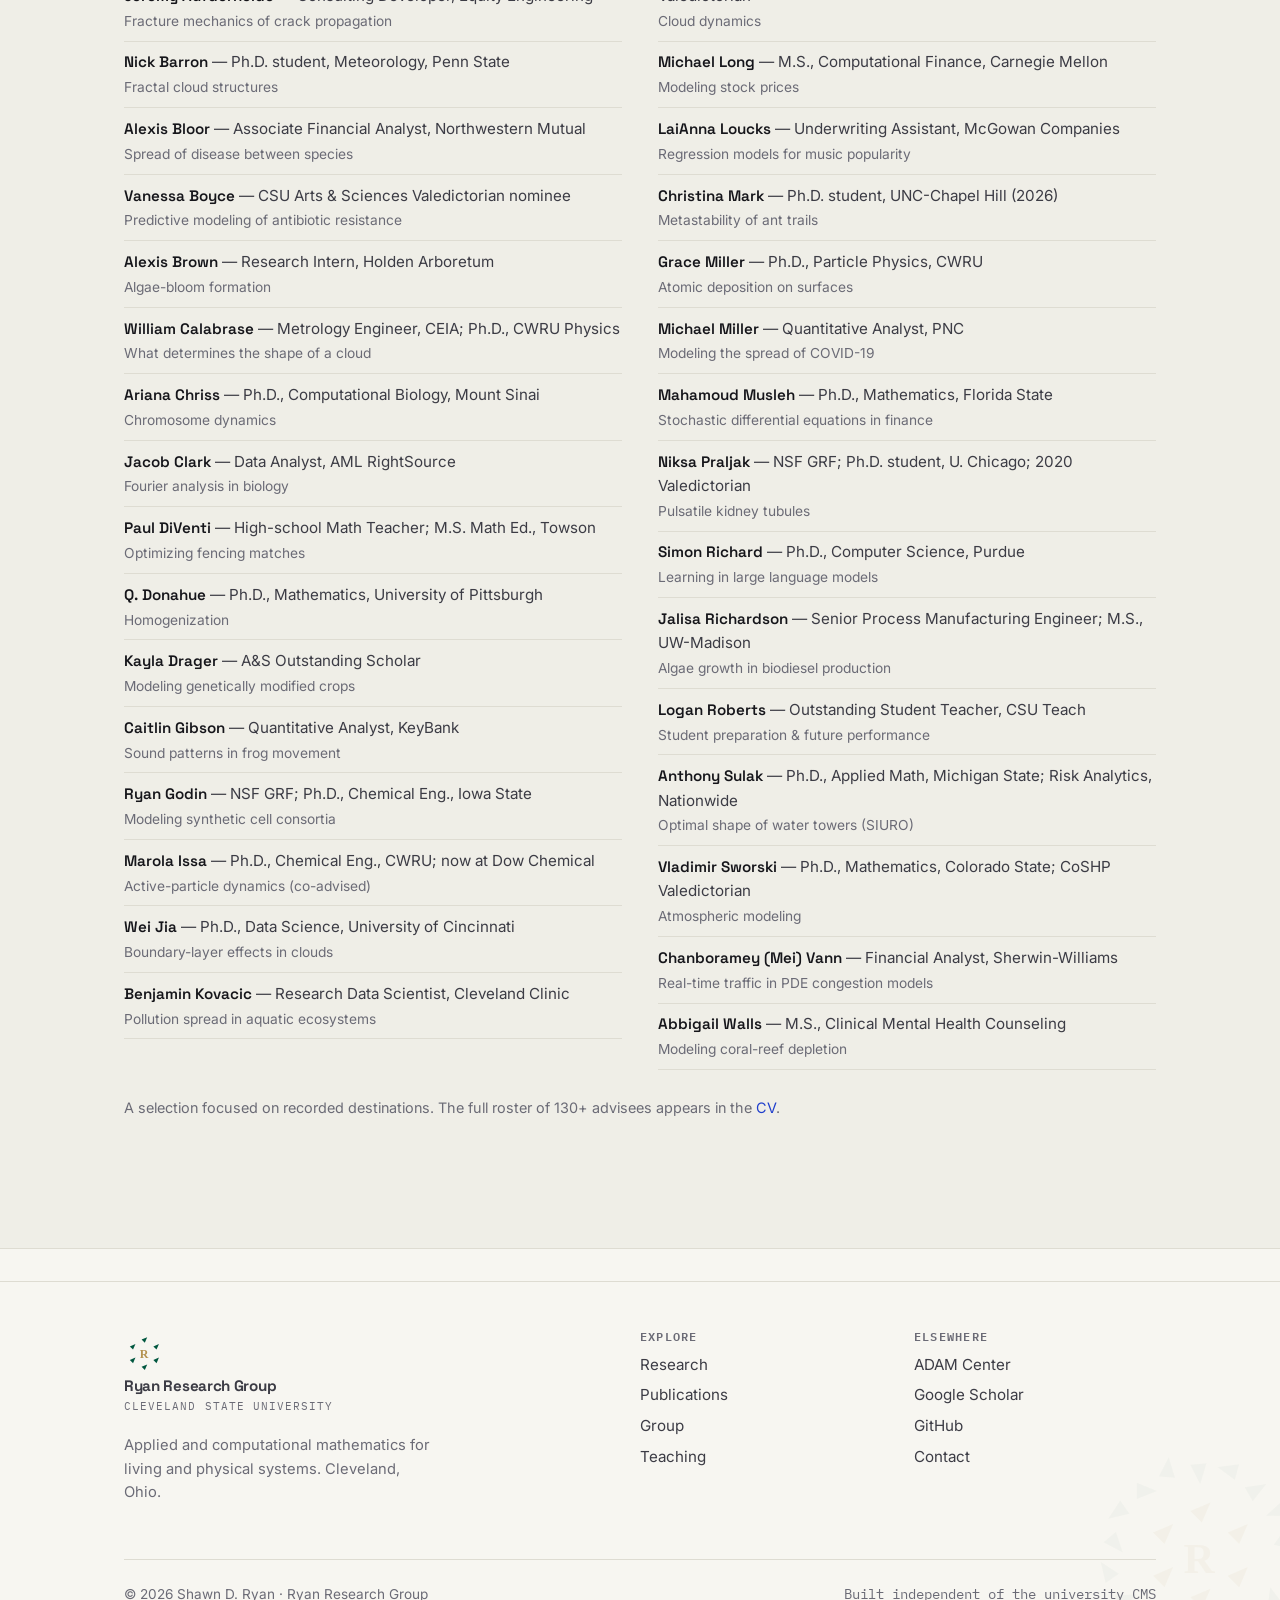
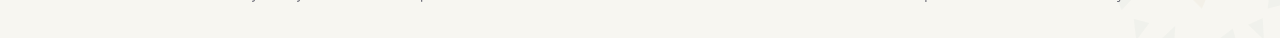
<file: group.html>
<!DOCTYPE html>
<html lang="en">
<head>
<meta charset="UTF-8" />
<meta name="viewport" content="width=device-width, initial-scale=1" />
<title>Group — Ryan Research Group</title>
<meta name="description" content="The Ryan Research Group: students and collaborators building agent-based and differential-equation models in mathematical biology and applied mathematics at Cleveland State University." />
<link rel="preconnect" href="https://fonts.googleapis.com" />
<link rel="preconnect" href="https://fonts.gstatic.com" crossorigin />
<link href="https://fonts.googleapis.com/css2?family=Space+Grotesk:wght@400;500;600;700&family=Inter:wght@400;500;600&family=IBM+Plex+Mono:wght@400;500;600&display=swap" rel="stylesheet" />
<link rel="icon" type="image/svg+xml" href="brand/favicon-arrow.svg" />
<link rel="apple-touch-icon" href="brand/png/favicon-180.png" />
<link rel="canonical" href="https://sdryan.github.io/group.html" />
<link rel="stylesheet" href="css/style.css" />
</head>
<body>

<header class="nav">
  <div class="wrap nav__inner">
    <a class="brand" href="index.html"><img class="brand-mark" src="brand/logo-mark-arrow.svg" alt="" width="36" height="36" /><span>Ryan Research Group<small>Applied Math &amp; Math Biology</small></span></a>
    <button class="nav__toggle" aria-label="Menu" aria-expanded="false"><span></span><span></span><span></span></button>
    <nav class="nav__links">
      <a href="index.html">Home</a>
      <a href="research.html">Research</a>
      <a href="publications.html">Publications</a>
      <a href="group.html" aria-current="page">Group</a>
      <a href="teaching.html">Teaching</a>
      <a class="nav__cta" href="contact.html"><span class="btn btn--accent" style="padding:.5rem 1rem;font-size:.9rem;">Contact</span></a>
    </nav>
  </div>
</header>

<section class="phead">
  <div class="abs-grid grid-bg"></div><img class="phead-emblem" src="brand/logo-mark-arrow-organized.svg" alt="" aria-hidden="true" />
  <div class="wrap phead__inner">
    <span class="eyebrow">The group</span>
    <h1 style="max-width:15ch;">Students and collaborators, doing real modeling.</h1>
    <p class="lead" style="margin-top:1rem;">I build interdisciplinary teams to solve real-world problems in physics, biology, and materials science. The group runs on three principles: connect, teach, and build.</p>
  </div>
</section>

<!-- PHILOSOPHY -->
<section class="section">
  <div class="wrap">
    <div class="cards">
      <article class="card reveal"><span class="card__tag">01 · Connect</span><h3>Build the network</h3><p>Collaboration across three levels: inside the department with analysts and numerical experts, across the university with the sciences, and nationally with longtime partners at Penn State, Argonne, and beyond.</p></article>
      <article class="card reveal"><span class="card__tag">02 · Teach</span><h3>Mentor through research</h3><p>Students learn by doing the work: deriving models, running simulations, and presenting in a weekly group seminar. Twelve sections of eight courses taught, with consistently high evaluations across four universities.</p></article>
      <article class="card reveal"><span class="card__tag">03 · Build</span><h3>A program from the ground up</h3><p>High-quality collaborative work first, then motivated students on interesting problems. Sustained success on both fronts is what a research program is made of.</p></article>
    </div>
  </div>
</section>

<!-- ADAM -->
<section class="section" style="background:var(--paper-2);border-block:1px solid var(--line);">
  <div class="wrap split">
    <div class="reveal">
      <span class="eyebrow">Center affiliation</span>
      <h2>Applied Data Analysis and Modeling.</h2>
      <p class="lead">I co-direct ADAM, the CSU Center for Applied Data Analysis and Modeling. Its purpose is to build interdisciplinary teams of researchers and students who solve real problems in physics, biology, and materials science.</p>
      <div style="margin-top:1.4rem;"><a class="btn btn--accent" href="https://academic.csuohio.edu/adam/" target="_blank" rel="noopener">Visit ADAM <span class="arw">→</span></a></div>
    </div>
    <div class="panel reveal">
      <span class="eyebrow">Recent student outcomes</span>
      <h3 style="color:#fff;">Where the work goes</h3>
      <div class="chips">
        <span class="chip">22 student co-authored papers (19 student-led)</span>
        <span class="chip">29 on to graduate programs</span>
        <span class="chip">4 NSF GRFP winners</span>
        <span class="chip">SIURO publications</span>
        <span class="chip">Journal of Math Biology</span>
        <span class="chip">PLoS Comp Biology</span>
        <span class="chip">Biophysical Reports</span>
      </div>
      <p style="color:rgba(255,255,255,.72);margin-top:1.3rem;">Undergraduate and graduate co-authors appear throughout the publication list, from ant-foraging models to poultry food safety to chromosome dynamics.</p>
    </div>
  </div>
</section>

<!-- PEOPLE (current members) -->
<section class="section">
  <div class="wrap">
    <div class="sec-head reveal">
      <span class="eyebrow">People</span>
      <h2>Current members.</h2>
      <p class="lead">The group spans applied mathematics, physics, chemical engineering, and biology, from first-year undergraduates to doctoral researchers.</p>
    </div>

    <div class="people reveal" style="margin-bottom:.5rem;">
      <div class="person"><div class="ava">SR</div><span class="role">Principal Investigator</span><b>Shawn D. Ryan</b><small>Associate Professor of Mathematics &amp; Statistics</small></div>
    </div>

    <div class="subhead reveal">Graduate researchers</div>
    <div class="people reveal">
      <div class="person"><div class="ava">VC</div><span class="role">Ph.D. · Chemical Eng.</span><b>Vyshnavi Ciluveru</b><small>Experiments for bacterial contamination in poultry processing (co-advised)</small></div>
    </div>

    <div class="subhead reveal">Undergraduate researchers</div>
    <div class="people reveal">
      <div class="person"><div class="ava">KN</div><span class="role">REU · Soft matter</span><b>Kazutada Nakao</b><small>Active-matter modeling (co-advised)</small></div>
      <div class="person"><div class="ava">ES</div><span class="role">USRA · poster award '26</span><b>Elias Saab</b><small>Bacterial cross-contamination in poultry processing</small></div>
      <div class="person"><div class="ava">VP</div><span class="role">USRA · poster award '26</span><b>Vincent Palombo</b><small>Bacterial cross-contamination in poultry processing</small></div>
    </div>
  </div>
</section>

<!-- NEWS -->
<section class="section" style="padding-top:0;">
  <div class="wrap">
    <div class="sec-head reveal"><span class="eyebrow">News</span><h2>Group news.</h2></div>
    <ul class="former reveal">
      <li><b>Sept 2026 — Elias Saab &amp; Vince Palombo win 1st place (STEM) at the CSU Undergraduate Summer Research Poster Session</b><span class="proj">"Inactivation of Salmonella During Poultry Scalding: Efficacy of pH and Temperature under Simulated Commercial Conditions," advised with C. Kothapalli and D. Munther.</span></li>
    </ul>
  </div>
</section>

<!-- COLLABORATORS -->
<section class="section" style="padding-top:0;">
  <div class="wrap">
    <div class="sec-head reveal"><span class="eyebrow">Collaborators</span><h2>Longtime partners.</h2></div>
    <div class="cards reveal">
      <a class="card collab" href="https://scholar.google.com/citations?user=F3KPOnkAAAAJ" target="_blank" rel="noopener"><h3 style="font-size:1.1rem;">D. Munther</h3><span class="collab-aff">Cleveland State University</span><p>Food-safety and poultry contamination modeling (USDA-NIFA, PHAC).</p></a>
      <a class="card collab" href="https://academic.csuohio.edu/btel/" target="_blank" rel="noopener"><h3 style="font-size:1.1rem;">C. Kothapalli</h3><span class="collab-aff">Chem. &amp; Biomedical Eng., CSU</span><p>Experiments for poultry food-safety modeling.</p></a>
      <a class="card collab" href="https://sites.google.com/view/mpotomkin" target="_blank" rel="noopener"><h3 style="font-size:1.1rem;">M. Potomkin</h3><span class="collab-aff">UC Riverside</span><p>Active matter, motor-protein transport, active rods in microchannels.</p></a>
      <a class="card collab" href="https://www.math.fsu.edu/~karamche/" target="_blank" rel="noopener"><h3 style="font-size:1.1rem;">B. Karamched</h3><span class="collab-aff">Florida State University</span><p>Foraging dynamics, symmetry breaking, synthetic consortia.</p></a>
      <a class="card collab" href="https://avraham-beer.weebly.com/" target="_blank" rel="noopener"><h3 style="font-size:1.1rem;">A. Be'er</h3><span class="collab-aff">Ben-Gurion University</span><p>Swarming-bacteria experiments.</p></a>
      <a class="card collab" href="https://arielg333.wixsite.com/personal" target="_blank" rel="noopener"><h3 style="font-size:1.1rem;">G. Ariel</h3><span class="collab-aff">Bar-Ilan University</span><p>Models of swarming and collective motion.</p></a>
      <a class="card collab" href="https://providers.clevelandclinic.org/provider/orkun-baloglu/4270901" target="_blank" rel="noopener"><h3 style="font-size:1.1rem;">O. Baloglu</h3><span class="collab-aff">Cleveland Clinic</span><p>Clinical modeling, pediatric cardiac surgery outcomes.</p></a>
    </div>
  </div>
</section>

<section class="section" style="padding-top:0;">
  <div class="wrap">
    <div class="cta reveal">
      <h2>Interested in joining?</h2>
      <p>If you want to build models that connect to real experiments and data, from foraging to food safety to equation learning, reach out.</p>
      <div style="margin-top:1.4rem;"><a class="btn btn--accent" href="contact.html">Contact the group <span class="arw">→</span></a></div>
    </div>
  </div>
</section>

<!-- FORMER MEMBERS -->
<section class="section" style="background:var(--paper-2);border-block:1px solid var(--line);">
  <div class="wrap">
    <div class="sec-head reveal">
      <span class="eyebrow">Alumni</span>
      <h2>Former group members.</h2>
      <p class="lead">Since 2016, 135 students have done research with the group: 107 undergraduate and 28 graduate. A few of where they've landed, from doctoral programs to industry.</p>
    </div>

    <div class="subhead reveal">Graduate researchers</div>
    <ul class="former former-cols reveal">
      <li><b>Ayat Almamy</b> <span class="now">— Ph.D. Mathematical Sciences, Arizona State (2026)</span><span class="proj">M.S. · disease transmission with waning immunity</span></li>
      <li><b>Sabah Almazariqah</b><span class="proj">M.S. · low-Reynolds-number fluid dynamics</span></li>
      <li><b>Majidah Alshammari</b><span class="proj">M.S. · numerical analysis of physical waves</span></li>
      <li><b>Ibtisam Alsharari</b><span class="proj">M.S. · modeling with the Laplace equation</span></li>
      <li><b>Hamdah Alsharari</b><span class="proj">M.S. · high-Reynolds-number fluid dynamics</span></li>
      <li><b>Asma Alshehri</b><span class="proj">M.S. · Fourier analysis for diffusion equations</span></li>
      <li><b>Nick Baumgartner</b> <span class="now">— Assistant Professor, Slippery Rock University</span><span class="proj">M.S. Math (Ph.D., U. Wyoming) · interacting Janus particles</span></li>
      <li><b>Sean Doherty</b> <span class="now">— Biomedical Data Specialist, CancerLinQ</span><span class="proj">M.S. Mech. Eng. (committee)</span></li>
      <li><b>Justin Flaherty</b> <span class="now">— Postdoctoral Fellow, Ohio State University</span><span class="proj">Summer research · atmospheric boundary layers</span></li>
      <li><b>Arpit Gopani</b> <span class="now">— Data Analytics Intern, IPL Global</span><span class="proj">M.S. · machine learning for differential equations</span></li>
      <li><b>Ben Green</b> <span class="now">— NSF Graduate Research Fellow; Ph.D. candidate, Penn State</span><span class="proj">Ginzburg–Landau superconductivity</span></li>
      <li><b>Mohammed Kalil</b><span class="proj">M.S. Chem. Eng. · clustering Janus cells</span></li>
      <li><b>Joe Khoury</b> <span class="now">— Ph.D. candidate, Chemical Eng., Rice University</span><span class="proj">M.S. Chem. Eng. · nanotube fibers</span></li>
      <li><b>Benjamin Kovacic</b> <span class="now">— Research Data Scientist, Cleveland Clinic</span><span class="proj">M.S. · PDE models for river pollution</span></li>
      <li><b>Madison Kramig</b> <span class="now">— Adjunct Math Faculty, Lorain Community College</span><span class="proj">M.S. Math</span></li>
      <li><b>Zach McCarthy</b> <span class="now">— Ph.D., York University · CSU Graduate Student of the Year</span><span class="proj">Microtubule jamming &amp; poultry chilling</span></li>
      <li><b>Matthew Mizuhara</b> <span class="now">— Associate Professor, The College of New Jersey</span><span class="proj">Ph.D., Penn State · cell motility</span></li>
      <li><b>Rodney Moore</b> <span class="now">— Bioinformatician, FDA</span><span class="proj">M.S. Math, Georgetown · anthrax inhalation modeling</span></li>
      <li><b>Rosalia Motta</b> <span class="now">— Pricing Analyst, Progressive Insurance</span><span class="proj">M.S. · herding effects in predator–prey systems</span></li>
      <li><b>Neda Abdollahi Nohouji</b> <span class="now">— Human Factors Engineer, Apple</span><span class="proj">Ph.D. Mech. Eng. (committee)</span></li>
      <li><b>Tyler Rhoades</b> <span class="now">— Research Data Scientist, Cleveland Clinic</span><span class="proj">M.S. · medical imaging</span></li>
      <li><b>Justin Simmerer</b> <span class="now">— Visiting Lecturer, Cleveland State University</span><span class="proj">M.S. · PrEP in HIV prevention</span></li>
      <li><b>Ryhan Uddin</b> <span class="now">— Ph.D., EECS · 2026 College of Engineering Outstanding TA</span><span class="proj">Committee member (advisor S. Kumar)</span></li>
      <li><b>Jacob Vitale</b> <span class="now">— Consultant Engineer, FM Global</span><span class="proj">M.S. Chem. Eng. (committee)</span></li>
      <li><b>Molly Walsh</b> <span class="now">— Mathematics Teacher, Hawken High School</span><span class="proj">M.S. · intestinal bacterial growth</span></li>
      <li><b>Melanie Wroblewski</b> <span class="now">— Analyst, Sherwin-Williams</span><span class="proj">M.S. · optimal scheduling</span></li>
      <li><b>Nerion Zekaj</b> <span class="now">— Ph.D. student, Applied Math, UNC-Chapel Hill</span><span class="proj">Kidney-tubule &amp; poultry-contamination modeling</span></li>
    </ul>

    <div class="subhead reveal">Undergraduate researchers</div>
    <ul class="former former-cols reveal">
      <li><b>S. Alfaro</b> <span class="now">— Data Science Researcher, Cleveland Clinic; M.S. Statistics, CSU</span><span class="proj">Carbon sequestration in Ohio trees</span></li>
      <li><b>Joshua Ashby</b> <span class="now">— A&amp;S Outstanding Scholar 2023</span><span class="proj">Modeling political-party formation</span></li>
      <li><b>Jeremy Aufderheide</b> <span class="now">— Consulting Developer, Equity Engineering</span><span class="proj">Fracture mechanics of crack propagation</span></li>
      <li><b>Nick Barron</b> <span class="now">— Ph.D. student, Meteorology, Penn State</span><span class="proj">Fractal cloud structures</span></li>
      <li><b>Alexis Bloor</b> <span class="now">— Associate Financial Analyst, Northwestern Mutual</span><span class="proj">Spread of disease between species</span></li>
      <li><b>Vanessa Boyce</b> <span class="now">— CSU Arts &amp; Sciences Valedictorian nominee</span><span class="proj">Predictive modeling of antibiotic resistance</span></li>
      <li><b>Alexis Brown</b> <span class="now">— Research Intern, Holden Arboretum</span><span class="proj">Algae-bloom formation</span></li>
      <li><b>William Calabrase</b> <span class="now">— Metrology Engineer, CEIA; Ph.D., CWRU Physics</span><span class="proj">What determines the shape of a cloud</span></li>
      <li><b>Ariana Chriss</b> <span class="now">— Ph.D., Computational Biology, Mount Sinai</span><span class="proj">Chromosome dynamics</span></li>
      <li><b>Jacob Clark</b> <span class="now">— Data Analyst, AML RightSource</span><span class="proj">Fourier analysis in biology</span></li>
      <li><b>Paul DiVenti</b> <span class="now">— High-school Math Teacher; M.S. Math Ed., Towson</span><span class="proj">Optimizing fencing matches</span></li>
      <li><b>Q. Donahue</b> <span class="now">— Ph.D., Mathematics, University of Pittsburgh</span><span class="proj">Homogenization</span></li>
      <li><b>Kayla Drager</b> <span class="now">— A&amp;S Outstanding Scholar</span><span class="proj">Modeling genetically modified crops</span></li>
      <li><b>Caitlin Gibson</b> <span class="now">— Quantitative Analyst, KeyBank</span><span class="proj">Sound patterns in frog movement</span></li>
      <li><b>Ryan Godin</b> <span class="now">— NSF GRF; Ph.D., Chemical Eng., Iowa State</span><span class="proj">Modeling synthetic cell consortia</span></li>
      <li><b>Marola Issa</b> <span class="now">— Ph.D., Chemical Eng., CWRU; now at Dow Chemical</span><span class="proj">Active-particle dynamics (co-advised)</span></li>
      <li><b>Wei Jia</b> <span class="now">— Ph.D., Data Science, University of Cincinnati</span><span class="proj">Boundary-layer effects in clouds</span></li>
      <li><b>Benjamin Kovacic</b> <span class="now">— Research Data Scientist, Cleveland Clinic</span><span class="proj">Pollution spread in aquatic ecosystems</span></li>
      <li><b>Kevin Lannoch</b> <span class="now">— Technical Sales Rep, Lincoln Electric</span><span class="proj">Economic modeling</span></li>
      <li><b>Nghi Le</b> <span class="now">— A&amp;S Valedictorian nominee 2026</span><span class="proj">Modeling parent help on student performance</span></li>
      <li><b>Theresa Lincheck</b> <span class="now">— Ph.D., Meteorology, U. Oklahoma; 2021 Valedictorian</span><span class="proj">Cloud dynamics</span></li>
      <li><b>Michael Long</b> <span class="now">— M.S., Computational Finance, Carnegie Mellon</span><span class="proj">Modeling stock prices</span></li>
      <li><b>LaiAnna Loucks</b> <span class="now">— Underwriting Assistant, McGowan Companies</span><span class="proj">Regression models for music popularity</span></li>
      <li><b>Christina Mark</b> <span class="now">— Ph.D. student, UNC-Chapel Hill (2026)</span><span class="proj">Metastability of ant trails</span></li>
      <li><b>Grace Miller</b> <span class="now">— Ph.D., Particle Physics, CWRU</span><span class="proj">Atomic deposition on surfaces</span></li>
      <li><b>Michael Miller</b> <span class="now">— Quantitative Analyst, PNC</span><span class="proj">Modeling the spread of COVID-19</span></li>
      <li><b>Mahamoud Musleh</b> <span class="now">— Ph.D., Mathematics, Florida State</span><span class="proj">Stochastic differential equations in finance</span></li>
      <li><b>Niksa Praljak</b> <span class="now">— NSF GRF; Ph.D. student, U. Chicago; 2020 Valedictorian</span><span class="proj">Pulsatile kidney tubules</span></li>
      <li><b>Simon Richard</b> <span class="now">— Ph.D., Computer Science, Purdue</span><span class="proj">Learning in large language models</span></li>
      <li><b>Jalisa Richardson</b> <span class="now">— Senior Process Manufacturing Engineer; M.S., UW-Madison</span><span class="proj">Algae growth in biodiesel production</span></li>
      <li><b>Logan Roberts</b> <span class="now">— Outstanding Student Teacher, CSU Teach</span><span class="proj">Student preparation &amp; future performance</span></li>
      <li><b>Anthony Sulak</b> <span class="now">— Ph.D., Applied Math, Michigan State; Risk Analytics, Nationwide</span><span class="proj">Optimal shape of water towers (SIURO)</span></li>
      <li><b>Vladimir Sworski</b> <span class="now">— Ph.D., Mathematics, Colorado State; CoSHP Valedictorian</span><span class="proj">Atmospheric modeling</span></li>
      <li><b>Chanboramey (Mei) Vann</b> <span class="now">— Financial Analyst, Sherwin-Williams</span><span class="proj">Real-time traffic in PDE congestion models</span></li>
      <li><b>Abbigail Walls</b> <span class="now">— M.S., Clinical Mental Health Counseling</span><span class="proj">Modeling coral-reef depletion</span></li>
    </ul>
    <p class="muted reveal" style="font-size:.9rem;margin-top:1.6rem;">A selection focused on recorded destinations. The full roster of 130+ advisees appears in the <a href="assets/SRyan-CV-2026-10.pdf" target="_blank" rel="noopener">CV</a>.</p>
  </div>
</section>

<footer class="foot"><img class="foot-emblem" src="brand/logo-mark-arrow-organized.svg" alt="" aria-hidden="true" />
  <div class="wrap">
    <div class="foot__grid">
      <div>
        <a class="brand" href="index.html"><img class="brand-mark" src="brand/logo-mark-arrow.svg" alt="" width="36" height="36" /><span>Ryan Research Group<small>Cleveland State University</small></span></a>
        <p class="muted" style="margin-top:1rem;max-width:34ch;font-size:.92rem;">Applied and computational mathematics for living and physical systems. Cleveland, Ohio.</p>
      </div>
      <div><h4>Explore</h4><a href="research.html">Research</a><a href="publications.html">Publications</a><a href="group.html">Group</a><a href="teaching.html">Teaching</a></div>
      <div><h4>Elsewhere</h4><a href="https://academic.csuohio.edu/adam/" target="_blank" rel="noopener">ADAM Center</a><a href="https://scholar.google.com/citations?user=qBnlp3wAAAAJ" target="_blank" rel="noopener">Google Scholar</a><a href="https://github.com/sdryan/" target="_blank" rel="noopener">GitHub</a><a href="contact.html">Contact</a></div>
    </div>
    <div class="foot__bottom"><span>© 2026 Shawn D. Ryan · Ryan Research Group</span><span class="mono">Built independent of the university CMS</span></div>
  </div>
</footer>

<script src="js/main.js"></script>
</body>
</html>
</file>
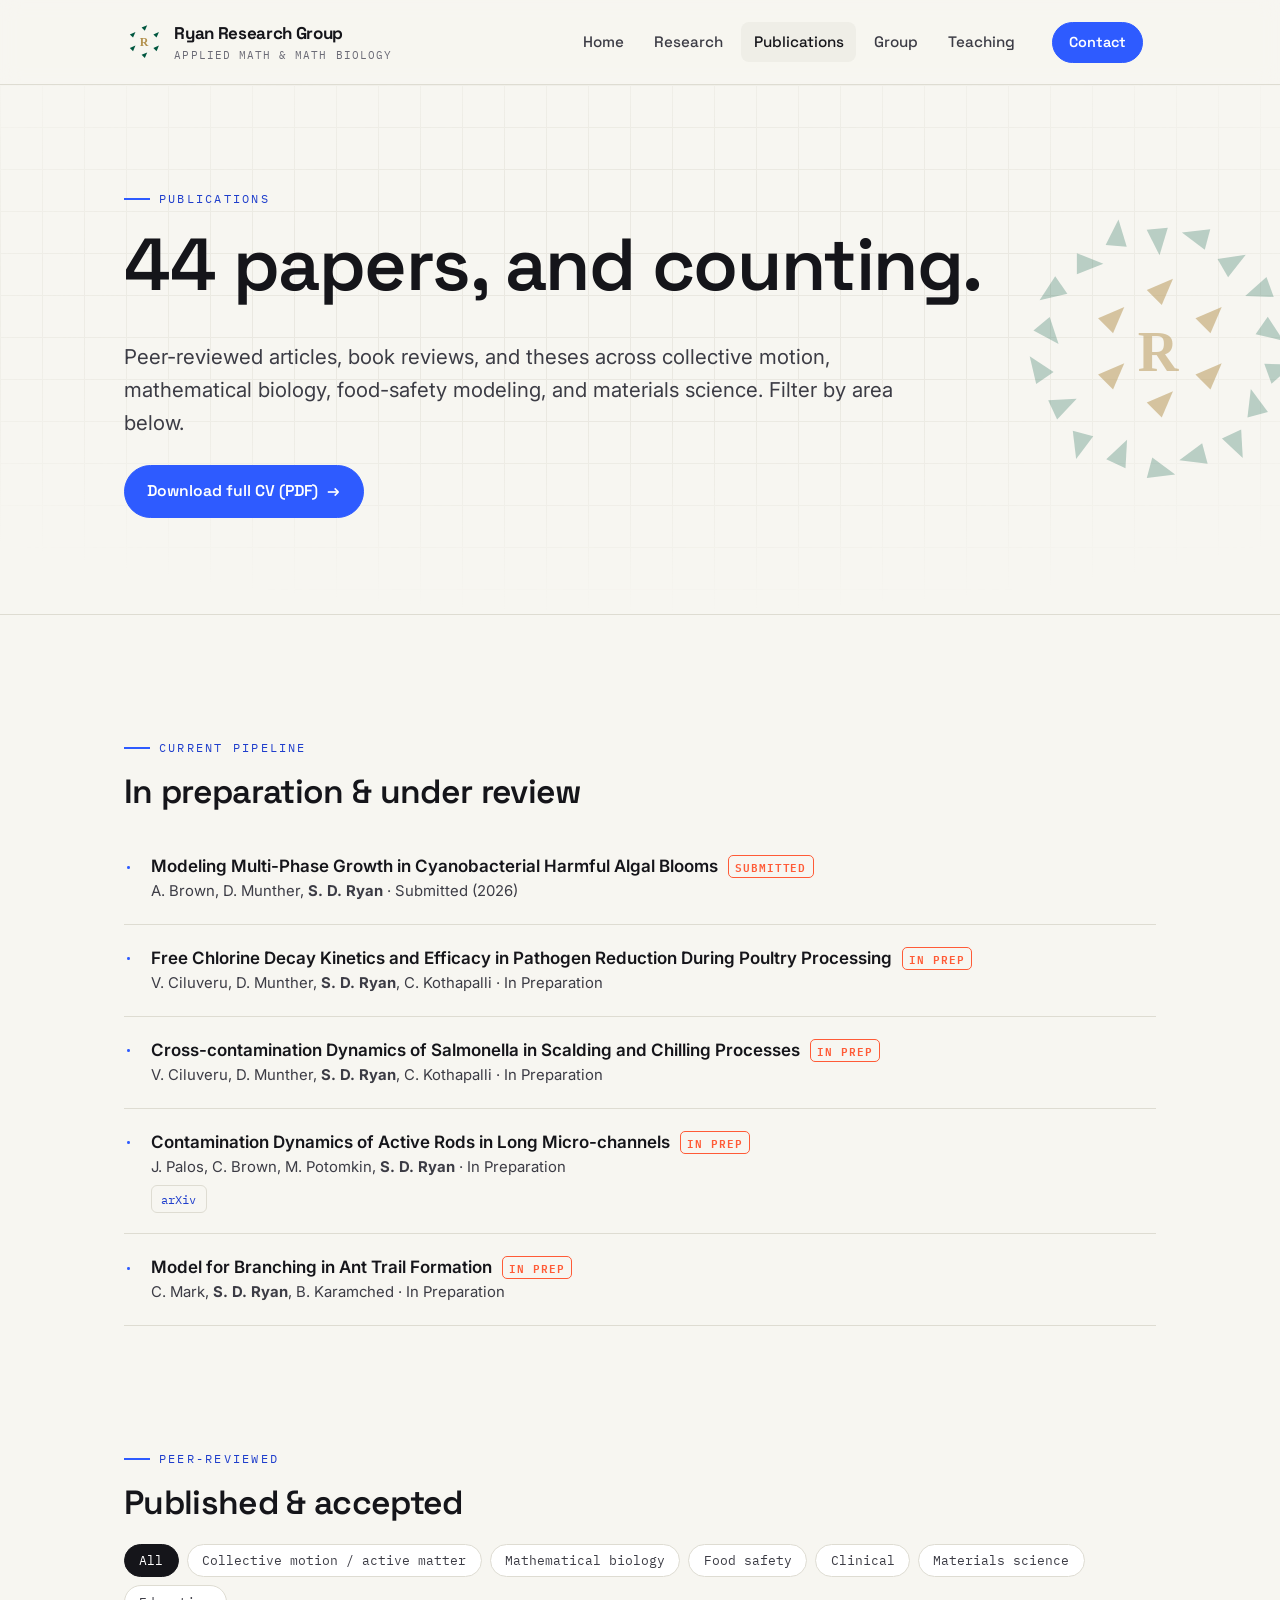
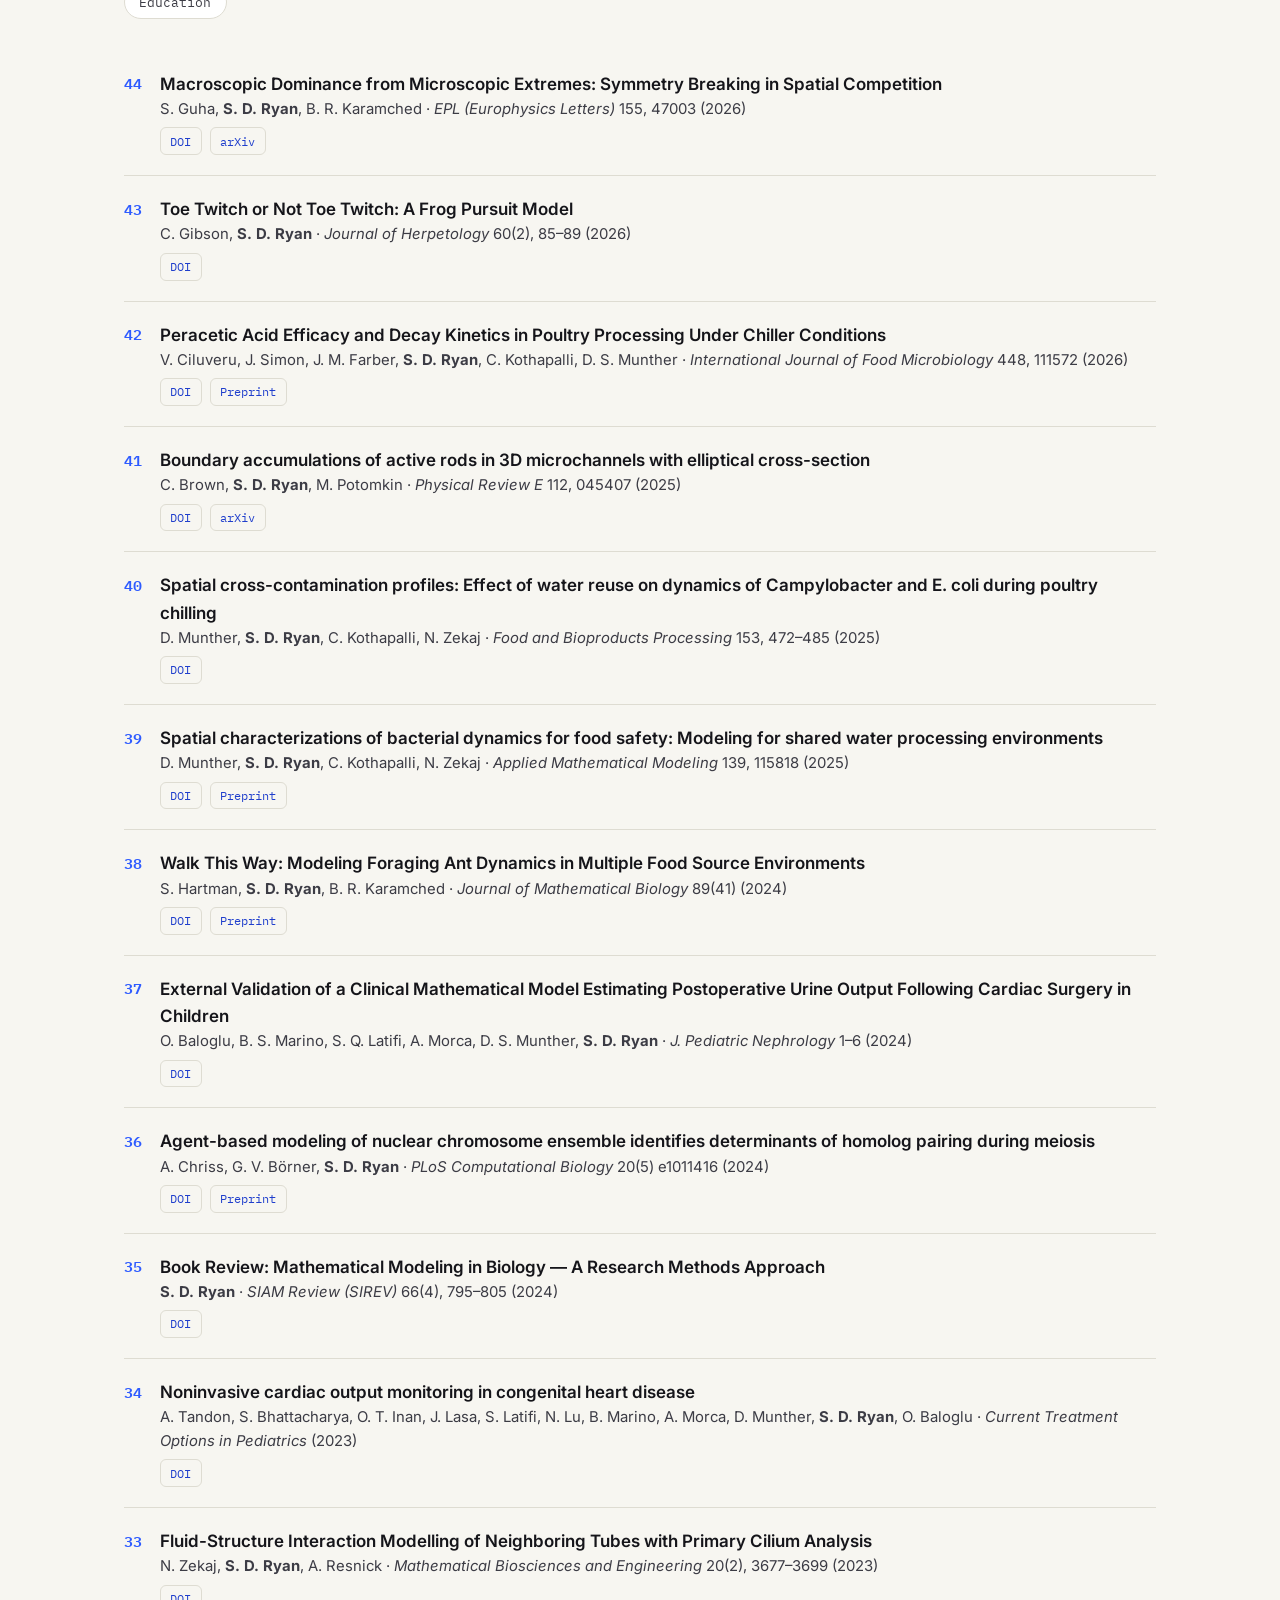
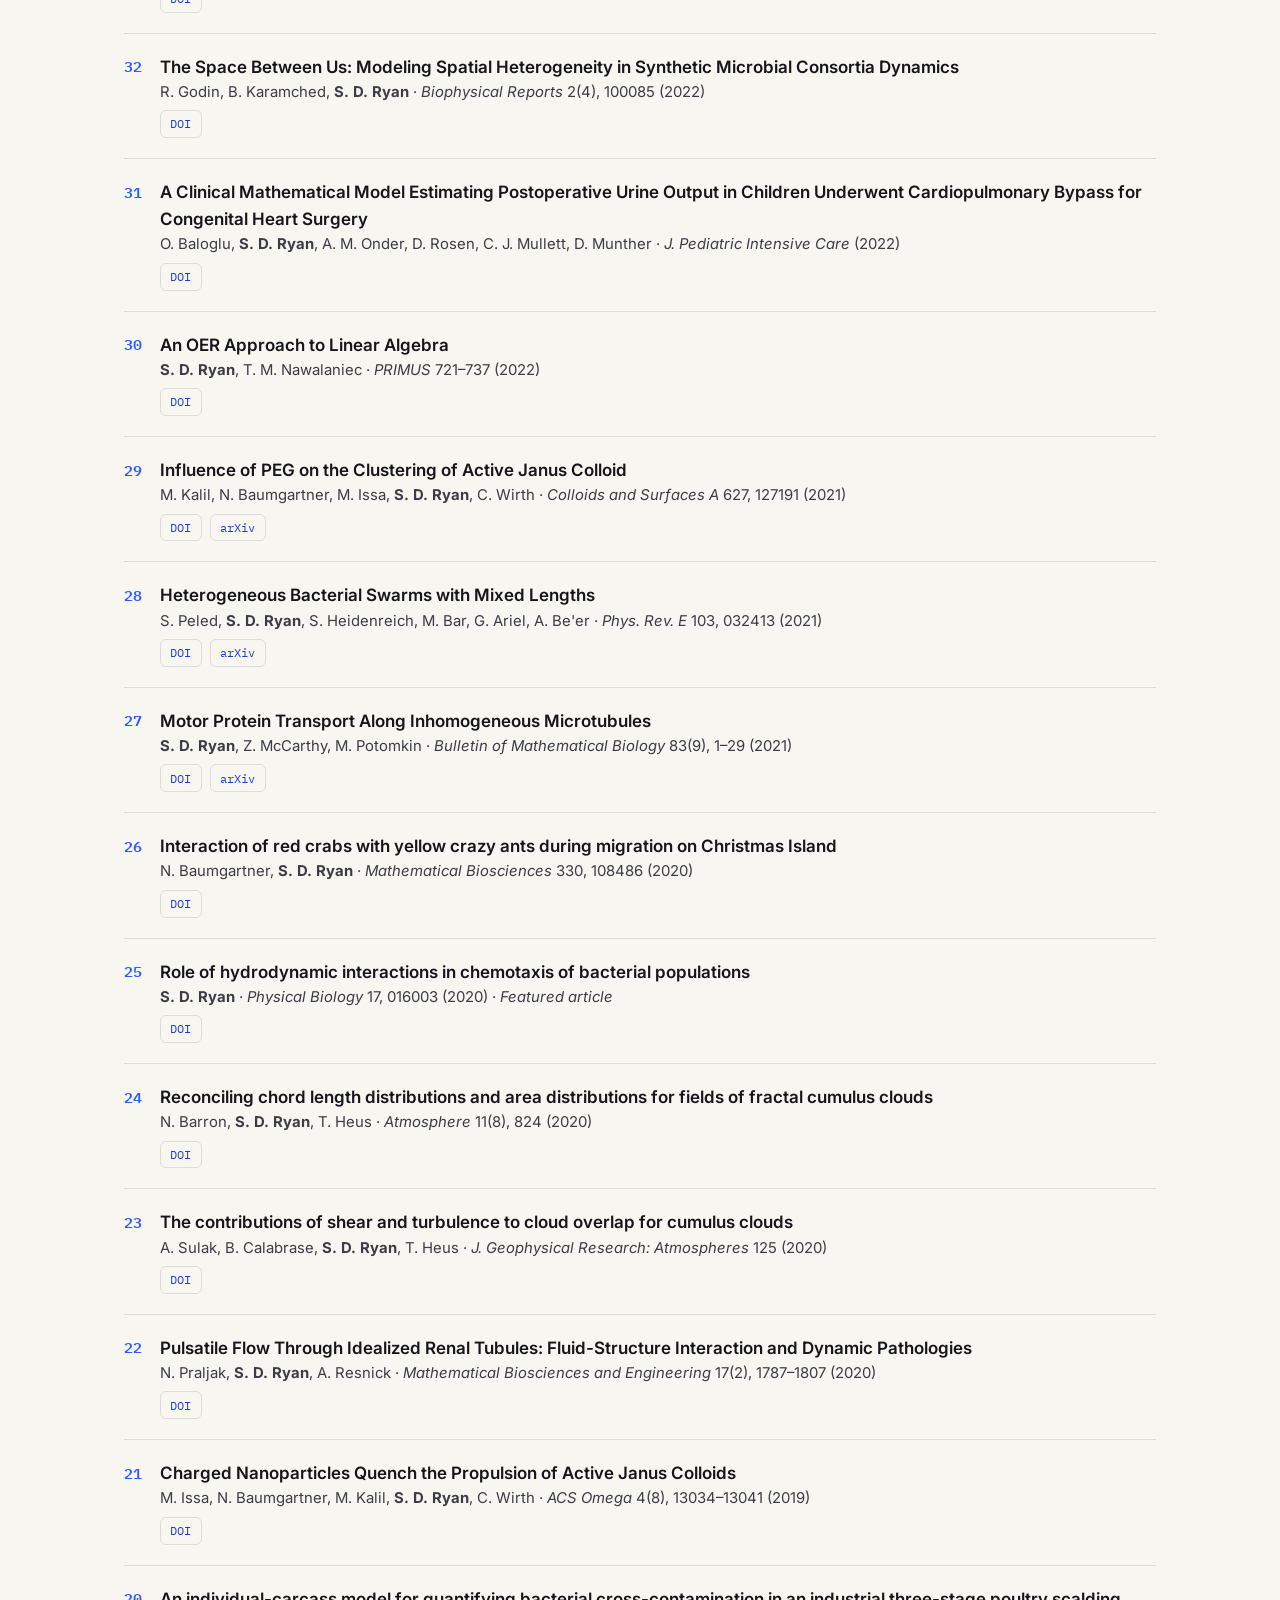
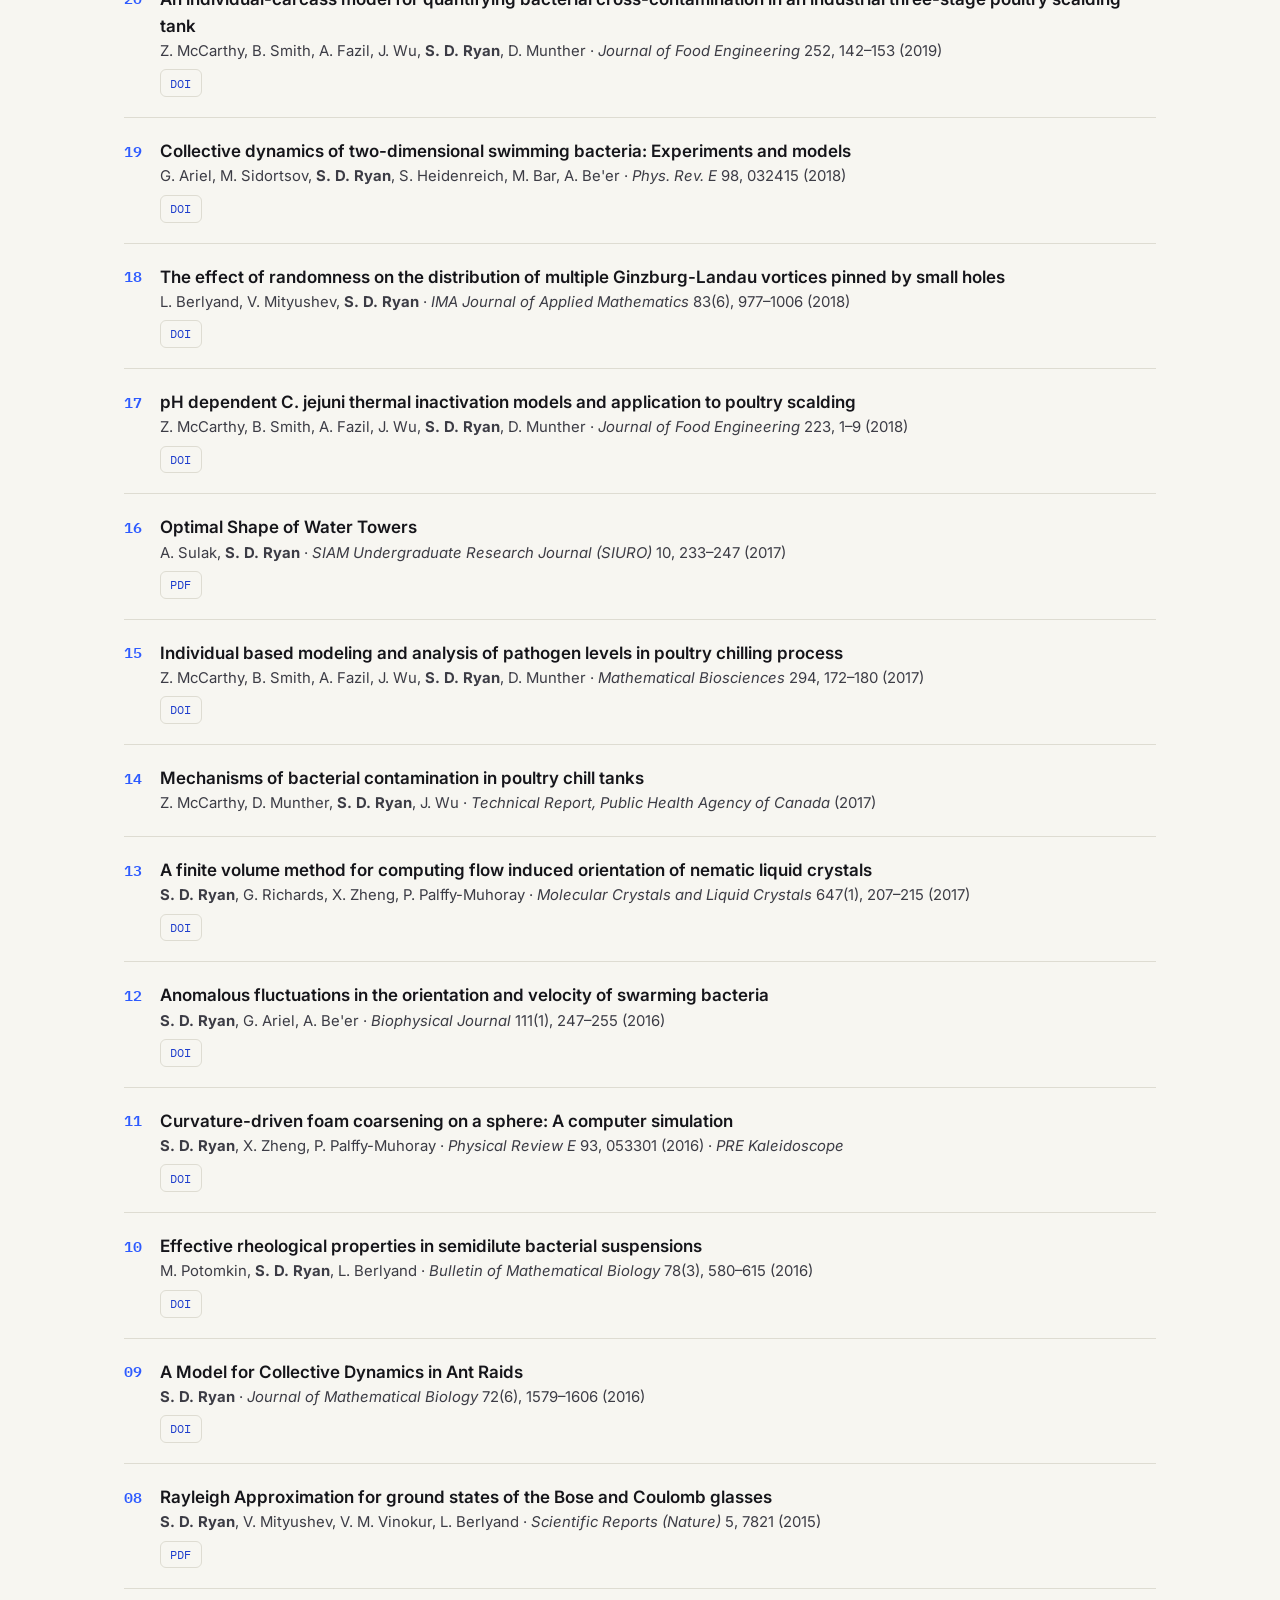
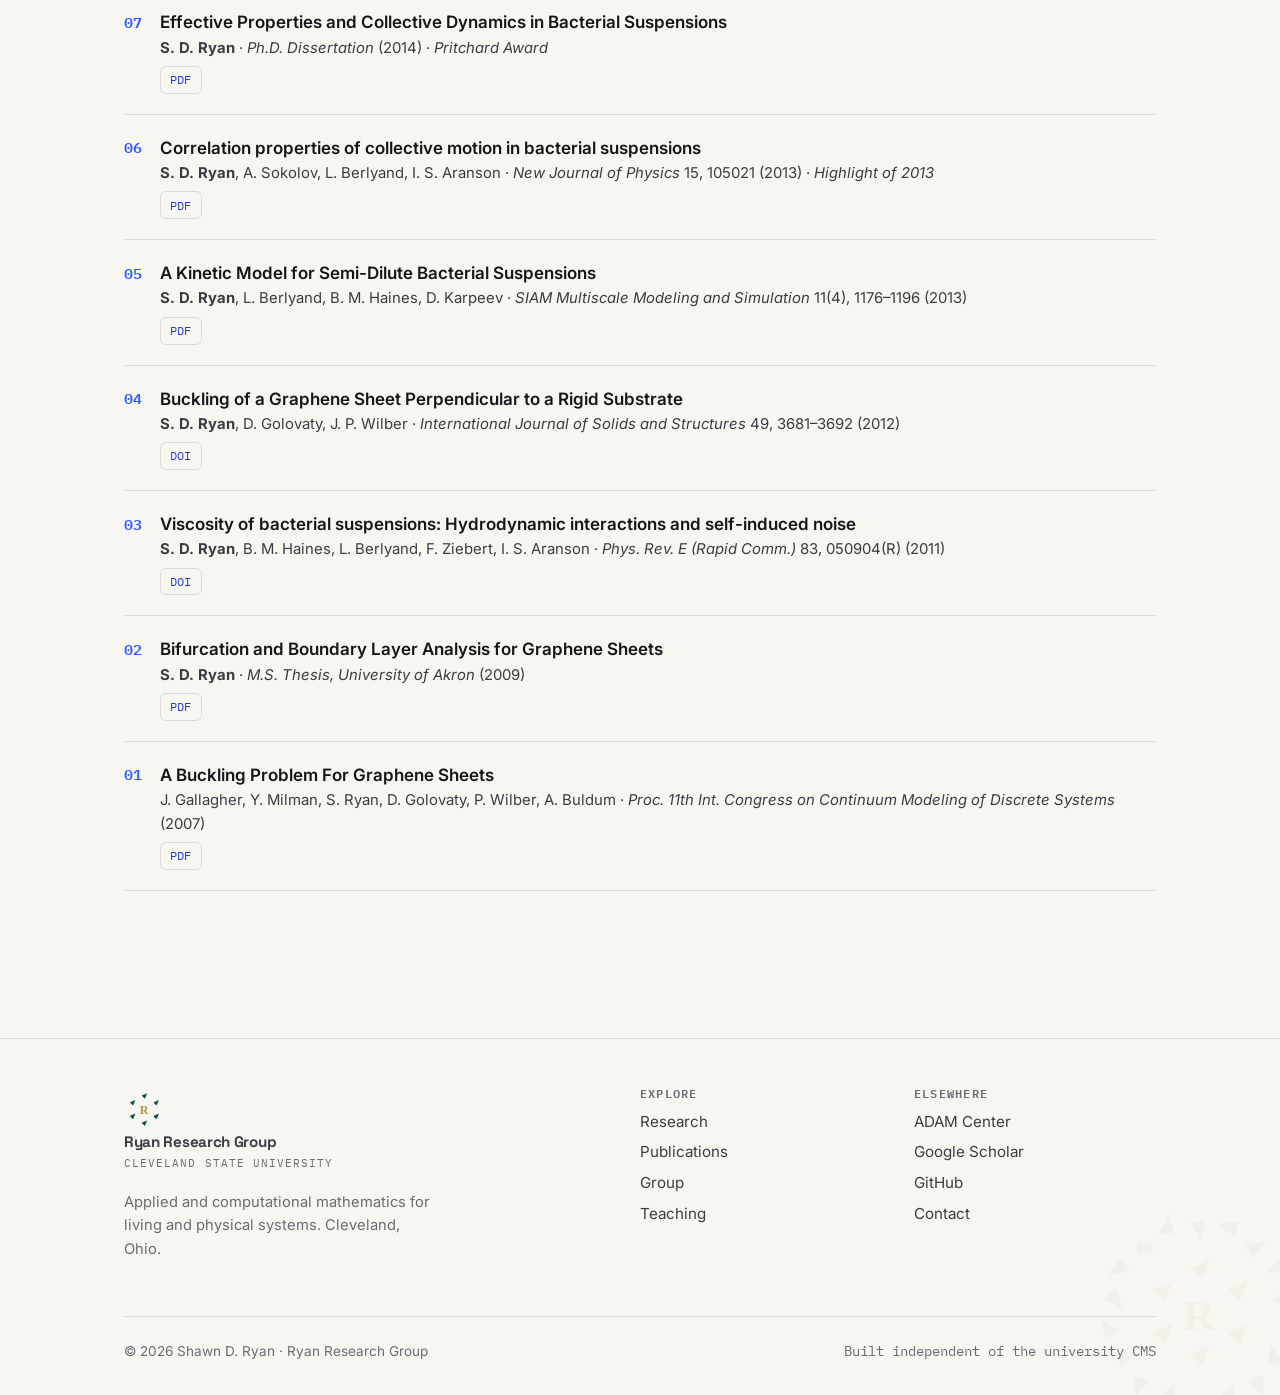
<file: publications.html>
<!DOCTYPE html>
<html lang="en">
<head>
<meta charset="UTF-8" />
<meta name="viewport" content="width=device-width, initial-scale=1" />
<title>Publications — Ryan Research Group</title>
<meta name="description" content="Complete publication list for Shawn D. Ryan, PhD. 44 papers across collective motion, active matter, mathematical biology, food-safety modeling, and materials science." />
<link rel="preconnect" href="https://fonts.googleapis.com" />
<link rel="preconnect" href="https://fonts.gstatic.com" crossorigin />
<link href="https://fonts.googleapis.com/css2?family=Space+Grotesk:wght@400;500;600;700&family=Inter:wght@400;500;600&family=IBM+Plex+Mono:wght@400;500;600&display=swap" rel="stylesheet" />
<link rel="icon" type="image/svg+xml" href="brand/favicon-arrow.svg" />
<link rel="apple-touch-icon" href="brand/png/favicon-180.png" />
<link rel="canonical" href="https://sdryan.github.io/publications.html" />
<link rel="stylesheet" href="css/style.css" />
</head>
<body>

<header class="nav">
  <div class="wrap nav__inner">
    <a class="brand" href="index.html"><img class="brand-mark" src="brand/logo-mark-arrow.svg" alt="" width="36" height="36" /><span>Ryan Research Group<small>Applied Math &amp; Math Biology</small></span></a>
    <button class="nav__toggle" aria-label="Menu" aria-expanded="false"><span></span><span></span><span></span></button>
    <nav class="nav__links">
      <a href="index.html">Home</a>
      <a href="research.html">Research</a>
      <a href="publications.html" aria-current="page">Publications</a>
      <a href="group.html">Group</a>
      <a href="teaching.html">Teaching</a>
      <a class="nav__cta" href="contact.html"><span class="btn btn--accent" style="padding:.5rem 1rem;font-size:.9rem;">Contact</span></a>
    </nav>
  </div>
</header>

<section class="phead">
  <div class="abs-grid grid-bg"></div><img class="phead-emblem" src="brand/logo-mark-arrow-organized.svg" alt="" aria-hidden="true" />
  <div class="wrap phead__inner">
    <span class="eyebrow">Publications</span>
    <h1>44 papers, and counting.</h1>
    <p class="lead" style="margin-top:1rem;">Peer-reviewed articles, book reviews, and theses across collective motion, mathematical biology, food-safety modeling, and materials science. Filter by area below.</p>
    <div style="margin-top:1.6rem;"><a class="btn btn--accent" href="assets/SRyan-CV-2026-10.pdf" target="_blank" rel="noopener">Download full CV (PDF) <span class="arw">→</span></a></div>
  </div>
</section>

<!-- IN PROGRESS -->
<section class="section" style="padding-bottom:0;">
  <div class="wrap">
    <div class="sec-head reveal" style="margin-bottom:1.4rem;">
      <span class="eyebrow">Current pipeline</span>
      <h2 style="font-size:clamp(1.5rem,3vw,2.1rem);">In preparation &amp; under review</h2>
    </div>
    <ul class="publist reveal">
      <li class="pub"><span class="pub__no">·</span><div><div class="pub__title">Modeling Multi-Phase Growth in Cyanobacterial Harmful Algal Blooms <span class="pub__badge">Submitted</span></div><div class="pub__meta">A. Brown, D. Munther, <b>S. D. Ryan</b> · Submitted (2026)</div></div></li>
      <li class="pub"><span class="pub__no">·</span><div><div class="pub__title">Free Chlorine Decay Kinetics and Efficacy in Pathogen Reduction During Poultry Processing <span class="pub__badge">In prep</span></div><div class="pub__meta">V. Ciluveru, D. Munther, <b>S. D. Ryan</b>, C. Kothapalli · In Preparation</div></div></li>
      <li class="pub"><span class="pub__no">·</span><div><div class="pub__title">Cross-contamination Dynamics of Salmonella in Scalding and Chilling Processes <span class="pub__badge">In prep</span></div><div class="pub__meta">V. Ciluveru, D. Munther, <b>S. D. Ryan</b>, C. Kothapalli · In Preparation</div></div></li>
      <li class="pub"><span class="pub__no">·</span><div><div class="pub__title">Contamination Dynamics of Active Rods in Long Micro-channels <span class="pub__badge">In prep</span></div><div class="pub__meta">J. Palos, C. Brown, M. Potomkin, <b>S. D. Ryan</b> · In Preparation</div><div class="pub__links"><a href="https://arxiv.org/abs/2610.09204" target="_blank" rel="noopener">arXiv</a></div></div></li>
      <li class="pub"><span class="pub__no">·</span><div><div class="pub__title">Model for Branching in Ant Trail Formation <span class="pub__badge">In prep</span></div><div class="pub__meta">C. Mark, <b>S. D. Ryan</b>, B. Karamched · In Preparation</div></div></li>
    </ul>
  </div>
</section>

<section class="section">
  <div class="wrap">
    <div class="sec-head reveal" style="margin-bottom:1.4rem;">
      <span class="eyebrow">Peer-reviewed</span>
      <h2 style="font-size:clamp(1.5rem,3vw,2.1rem);">Published &amp; accepted</h2>
    </div>
    <div class="pubfilter reveal">
      <button class="is-on" data-filter="all">All</button>
      <button data-filter="active">Collective motion / active matter</button>
      <button data-filter="bio">Mathematical biology</button>
      <button data-filter="food">Food safety</button>
      <button data-filter="clinical">Clinical</button>
      <button data-filter="materials">Materials science</button>
      <button data-filter="education">Education</button>
    </div>

    <ul id="published-list" class="publist reveal">

      <li class="pub" data-tags="active bio"><span class="pub__no">44</span><div><div class="pub__title">Macroscopic Dominance from Microscopic Extremes: Symmetry Breaking in Spatial Competition</div><div class="pub__meta">S. Guha, <b>S. D. Ryan</b>, B. R. Karamched · <span class="pub__venue">EPL (Europhysics Letters)</span> 155, 47003 (2026)</div><div class="pub__links"><a href="https://doi.org/10.1209/0295-5075/ae83e1" target="_blank" rel="noopener">DOI</a><a href="https://arxiv.org/pdf/2603.10911" target="_blank" rel="noopener">arXiv</a></div></div></li>

      <li class="pub" data-tags="bio"><span class="pub__no">43</span><div><div class="pub__title">Toe Twitch or Not Toe Twitch: A Frog Pursuit Model</div><div class="pub__meta">C. Gibson, <b>S. D. Ryan</b> · <span class="pub__venue">Journal of Herpetology</span> 60(2), 85–89 (2026)</div><div class="pub__links"><a href="https://doi.org/10.1670/2469098" target="_blank" rel="noopener">DOI</a></div></div></li>

      <li class="pub" data-tags="food"><span class="pub__no">42</span><div><div class="pub__title">Peracetic Acid Efficacy and Decay Kinetics in Poultry Processing Under Chiller Conditions</div><div class="pub__meta">V. Ciluveru, J. Simon, J. M. Farber, <b>S. D. Ryan</b>, C. Kothapalli, D. S. Munther · <span class="pub__venue">International Journal of Food Microbiology</span> 448, 111572 (2026)</div><div class="pub__links"><a href="https://doi.org/10.1016/j.ijfoodmicro.2025.111572" target="_blank" rel="noopener">DOI</a><a href="https://www.biorxiv.org/content/10.1101/2025.09.04.674287.full.pdf" target="_blank" rel="noopener">Preprint</a></div></div></li>

      <li class="pub" data-tags="active"><span class="pub__no">41</span><div><div class="pub__title">Boundary accumulations of active rods in 3D microchannels with elliptical cross-section</div><div class="pub__meta">C. Brown, <b>S. D. Ryan</b>, M. Potomkin · <span class="pub__venue">Physical Review E</span> 112, 045407 (2025)</div><div class="pub__links"><a href="https://doi.org/10.1103/19cn-bn7m" target="_blank" rel="noopener">DOI</a><a href="https://arxiv.org/pdf/2409.04950" target="_blank" rel="noopener">arXiv</a></div></div></li>

      <li class="pub" data-tags="food"><span class="pub__no">40</span><div><div class="pub__title">Spatial cross-contamination profiles: Effect of water reuse on dynamics of Campylobacter and E. coli during poultry chilling</div><div class="pub__meta">D. Munther, <b>S. D. Ryan</b>, C. Kothapalli, N. Zekaj · <span class="pub__venue">Food and Bioproducts Processing</span> 153, 472–485 (2025)</div><div class="pub__links"><a href="https://doi.org/10.1016/j.fbp.2025.07.016" target="_blank" rel="noopener">DOI</a></div></div></li>

      <li class="pub" data-tags="food"><span class="pub__no">39</span><div><div class="pub__title">Spatial characterizations of bacterial dynamics for food safety: Modeling for shared water processing environments</div><div class="pub__meta">D. Munther, <b>S. D. Ryan</b>, C. Kothapalli, N. Zekaj · <span class="pub__venue">Applied Mathematical Modeling</span> 139, 115818 (2025)</div><div class="pub__links"><a href="https://www.sciencedirect.com/science/article/pii/S0307904X24005717" target="_blank" rel="noopener">DOI</a><a href="https://www.biorxiv.org/content/10.1101/2024.11.04.621859v1.full.pdf" target="_blank" rel="noopener">Preprint</a></div></div></li>

      <li class="pub" data-tags="active bio"><span class="pub__no">38</span><div><div class="pub__title">Walk This Way: Modeling Foraging Ant Dynamics in Multiple Food Source Environments</div><div class="pub__meta">S. Hartman, <b>S. D. Ryan</b>, B. R. Karamched · <span class="pub__venue">Journal of Mathematical Biology</span> 89(41) (2024)</div><div class="pub__links"><a href="https://link.springer.com/article/10.1007/s00285-024-02136-2" target="_blank" rel="noopener">DOI</a><a href="https://doi.org/10.1101/2024.01.20.576461" target="_blank" rel="noopener">Preprint</a></div></div></li>

      <li class="pub" data-tags="clinical"><span class="pub__no">37</span><div><div class="pub__title">External Validation of a Clinical Mathematical Model Estimating Postoperative Urine Output Following Cardiac Surgery in Children</div><div class="pub__meta">O. Baloglu, B. S. Marino, S. Q. Latifi, A. Morca, D. S. Munther, <b>S. D. Ryan</b> · <span class="pub__venue">J. Pediatric Nephrology</span> 1–6 (2024)</div><div class="pub__links"><a href="https://link.springer.com/article/10.1007/s00467-024-06456-9" target="_blank" rel="noopener">DOI</a></div></div></li>

      <li class="pub" data-tags="bio"><span class="pub__no">36</span><div><div class="pub__title">Agent-based modeling of nuclear chromosome ensemble identifies determinants of homolog pairing during meiosis</div><div class="pub__meta">A. Chriss, G. V. Börner, <b>S. D. Ryan</b> · <span class="pub__venue">PLoS Computational Biology</span> 20(5) e1011416 (2024)</div><div class="pub__links"><a href="https://journals.plos.org/ploscompbiol/article?id=10.1371/journal.pcbi.1011416" target="_blank" rel="noopener">DOI</a><a href="https://www.biorxiv.org/content/10.1101/2023.08.09.552574v2.full.pdf" target="_blank" rel="noopener">Preprint</a></div></div></li>

      <li class="pub" data-tags="bio education"><span class="pub__no">35</span><div><div class="pub__title">Book Review: Mathematical Modeling in Biology — A Research Methods Approach</div><div class="pub__meta"><b>S. D. Ryan</b> · <span class="pub__venue">SIAM Review (SIREV)</span> 66(4), 795–805 (2024)</div><div class="pub__links"><a href="https://epubs.siam.org/doi/abs/10.1137/24N97602X" target="_blank" rel="noopener">DOI</a></div></div></li>

      <li class="pub" data-tags="clinical"><span class="pub__no">34</span><div><div class="pub__title">Noninvasive cardiac output monitoring in congenital heart disease</div><div class="pub__meta">A. Tandon, S. Bhattacharya, O. T. Inan, J. Lasa, S. Latifi, N. Lu, B. Marino, A. Morca, D. Munther, <b>S. D. Ryan</b>, O. Baloglu · <span class="pub__venue">Current Treatment Options in Pediatrics</span> (2023)</div><div class="pub__links"><a href="https://link.springer.com/article/10.1007/s40746-023-00274-1" target="_blank" rel="noopener">DOI</a></div></div></li>

      <li class="pub" data-tags="bio clinical"><span class="pub__no">33</span><div><div class="pub__title">Fluid-Structure Interaction Modelling of Neighboring Tubes with Primary Cilium Analysis</div><div class="pub__meta">N. Zekaj, <b>S. D. Ryan</b>, A. Resnick · <span class="pub__venue">Mathematical Biosciences and Engineering</span> 20(2), 3677–3699 (2023)</div><div class="pub__links"><a href="https://www.aimspress.com/article/doi/10.3934/mbe.2023172" target="_blank" rel="noopener">DOI</a></div></div></li>

      <li class="pub" data-tags="bio"><span class="pub__no">32</span><div><div class="pub__title">The Space Between Us: Modeling Spatial Heterogeneity in Synthetic Microbial Consortia Dynamics</div><div class="pub__meta">R. Godin, B. Karamched, <b>S. D. Ryan</b> · <span class="pub__venue">Biophysical Reports</span> 2(4), 100085 (2022)</div><div class="pub__links"><a href="https://doi.org/10.1016/j.bpr.2022.100085" target="_blank" rel="noopener">DOI</a></div></div></li>

      <li class="pub" data-tags="clinical"><span class="pub__no">31</span><div><div class="pub__title">A Clinical Mathematical Model Estimating Postoperative Urine Output in Children Underwent Cardiopulmonary Bypass for Congenital Heart Surgery</div><div class="pub__meta">O. Baloglu, <b>S. D. Ryan</b>, A. M. Onder, D. Rosen, C. J. Mullett, D. Munther · <span class="pub__venue">J. Pediatric Intensive Care</span> (2022)</div><div class="pub__links"><a href="https://www.thieme-connect.com/products/ejournals/abstract/10.1055/s-0042-1758474" target="_blank" rel="noopener">DOI</a></div></div></li>

      <li class="pub" data-tags="education"><span class="pub__no">30</span><div><div class="pub__title">An OER Approach to Linear Algebra</div><div class="pub__meta"><b>S. D. Ryan</b>, T. M. Nawalaniec · <span class="pub__venue">PRIMUS</span> 721–737 (2022)</div><div class="pub__links"><a href="https://www.tandfonline.com/doi/full/10.1080/10511970.2021.1905121" target="_blank" rel="noopener">DOI</a></div></div></li>

      <li class="pub" data-tags="active materials"><span class="pub__no">29</span><div><div class="pub__title">Influence of PEG on the Clustering of Active Janus Colloid</div><div class="pub__meta">M. Kalil, N. Baumgartner, M. Issa, <b>S. D. Ryan</b>, C. Wirth · <span class="pub__venue">Colloids and Surfaces A</span> 627, 127191 (2021)</div><div class="pub__links"><a href="https://www.sciencedirect.com/science/article/pii/S0927775721010608" target="_blank" rel="noopener">DOI</a><a href="https://arxiv.org/pdf/2101.06206.pdf" target="_blank" rel="noopener">arXiv</a></div></div></li>

      <li class="pub" data-tags="active"><span class="pub__no">28</span><div><div class="pub__title">Heterogeneous Bacterial Swarms with Mixed Lengths</div><div class="pub__meta">S. Peled, <b>S. D. Ryan</b>, S. Heidenreich, M. Bar, G. Ariel, A. Be'er · <span class="pub__venue">Phys. Rev. E</span> 103, 032413 (2021)</div><div class="pub__links"><a href="https://journals.aps.org/pre/pdf/10.1103/PhysRevE.103.032413" target="_blank" rel="noopener">DOI</a><a href="https://arxiv.org/pdf/2011.12612.pdf" target="_blank" rel="noopener">arXiv</a></div></div></li>

      <li class="pub" data-tags="bio"><span class="pub__no">27</span><div><div class="pub__title">Motor Protein Transport Along Inhomogeneous Microtubules</div><div class="pub__meta"><b>S. D. Ryan</b>, Z. McCarthy, M. Potomkin · <span class="pub__venue">Bulletin of Mathematical Biology</span> 83(9), 1–29 (2021)</div><div class="pub__links"><a href="https://link.springer.com/article/10.1007%2Fs11538-020-00838-4" target="_blank" rel="noopener">DOI</a><a href="https://arxiv.org/pdf/2005.01955.pdf" target="_blank" rel="noopener">arXiv</a></div></div></li>

      <li class="pub" data-tags="bio active"><span class="pub__no">26</span><div><div class="pub__title">Interaction of red crabs with yellow crazy ants during migration on Christmas Island</div><div class="pub__meta">N. Baumgartner, <b>S. D. Ryan</b> · <span class="pub__venue">Mathematical Biosciences</span> 330, 108486 (2020)</div><div class="pub__links"><a href="https://www.sciencedirect.com/science/article/pii/S0025556420301371" target="_blank" rel="noopener">DOI</a></div></div></li>

      <li class="pub" data-tags="active bio"><span class="pub__no">25</span><div><div class="pub__title">Role of hydrodynamic interactions in chemotaxis of bacterial populations</div><div class="pub__meta"><b>S. D. Ryan</b> · <span class="pub__venue">Physical Biology</span> 17, 016003 (2020) · <em>Featured article</em></div><div class="pub__links"><a href="https://iopscience.iop.org/article/10.1088/1478-3975/ab57af" target="_blank" rel="noopener">DOI</a></div></div></li>

      <li class="pub" data-tags="materials"><span class="pub__no">24</span><div><div class="pub__title">Reconciling chord length distributions and area distributions for fields of fractal cumulus clouds</div><div class="pub__meta">N. Barron, <b>S. D. Ryan</b>, T. Heus · <span class="pub__venue">Atmosphere</span> 11(8), 824 (2020)</div><div class="pub__links"><a href="https://www.mdpi.com/2073-4433/11/8/824/htm" target="_blank" rel="noopener">DOI</a></div></div></li>

      <li class="pub" data-tags="materials"><span class="pub__no">23</span><div><div class="pub__title">The contributions of shear and turbulence to cloud overlap for cumulus clouds</div><div class="pub__meta">A. Sulak, B. Calabrase, <b>S. D. Ryan</b>, T. Heus · <span class="pub__venue">J. Geophysical Research: Atmospheres</span> 125 (2020)</div><div class="pub__links"><a href="https://agupubs.onlinelibrary.wiley.com/doi/abs/10.1029/2019JD032017" target="_blank" rel="noopener">DOI</a></div></div></li>

      <li class="pub" data-tags="bio clinical"><span class="pub__no">22</span><div><div class="pub__title">Pulsatile Flow Through Idealized Renal Tubules: Fluid-Structure Interaction and Dynamic Pathologies</div><div class="pub__meta">N. Praljak, <b>S. D. Ryan</b>, A. Resnick · <span class="pub__venue">Mathematical Biosciences and Engineering</span> 17(2), 1787–1807 (2020)</div><div class="pub__links"><a href="https://www.aimspress.com/article/10.3934/mbe.2020094" target="_blank" rel="noopener">DOI</a></div></div></li>

      <li class="pub" data-tags="active materials"><span class="pub__no">21</span><div><div class="pub__title">Charged Nanoparticles Quench the Propulsion of Active Janus Colloids</div><div class="pub__meta">M. Issa, N. Baumgartner, M. Kalil, <b>S. D. Ryan</b>, C. Wirth · <span class="pub__venue">ACS Omega</span> 4(8), 13034–13041 (2019)</div><div class="pub__links"><a href="https://pubs.acs.org/doi/pdf/10.1021/acsomega.9b00765" target="_blank" rel="noopener">DOI</a></div></div></li>

      <li class="pub" data-tags="food"><span class="pub__no">20</span><div><div class="pub__title">An individual-carcass model for quantifying bacterial cross-contamination in an industrial three-stage poultry scalding tank</div><div class="pub__meta">Z. McCarthy, B. Smith, A. Fazil, J. Wu, <b>S. D. Ryan</b>, D. Munther · <span class="pub__venue">Journal of Food Engineering</span> 252, 142–153 (2019)</div><div class="pub__links"><a href="https://www.sciencedirect.com/science/article/abs/pii/S0260877419302055" target="_blank" rel="noopener">DOI</a></div></div></li>

      <li class="pub" data-tags="active"><span class="pub__no">19</span><div><div class="pub__title">Collective dynamics of two-dimensional swimming bacteria: Experiments and models</div><div class="pub__meta">G. Ariel, M. Sidortsov, <b>S. D. Ryan</b>, S. Heidenreich, M. Bar, A. Be'er · <span class="pub__venue">Phys. Rev. E</span> 98, 032415 (2018)</div><div class="pub__links"><a href="https://journals.aps.org/pre/pdf/10.1103/PhysRevE.98.032415" target="_blank" rel="noopener">DOI</a></div></div></li>

      <li class="pub" data-tags="materials"><span class="pub__no">18</span><div><div class="pub__title">The effect of randomness on the distribution of multiple Ginzburg-Landau vortices pinned by small holes</div><div class="pub__meta">L. Berlyand, V. Mityushev, <b>S. D. Ryan</b> · <span class="pub__venue">IMA Journal of Applied Mathematics</span> 83(6), 977–1006 (2018)</div><div class="pub__links"><a href="https://academic.oup.com/imamat/advance-article/doi/10.1093/imamat/hxy033/5066467" target="_blank" rel="noopener">DOI</a></div></div></li>

      <li class="pub" data-tags="food"><span class="pub__no">17</span><div><div class="pub__title">pH dependent C. jejuni thermal inactivation models and application to poultry scalding</div><div class="pub__meta">Z. McCarthy, B. Smith, A. Fazil, J. Wu, <b>S. D. Ryan</b>, D. Munther · <span class="pub__venue">Journal of Food Engineering</span> 223, 1–9 (2018)</div><div class="pub__links"><a href="https://www.sciencedirect.com/science/article/pii/S0260877417305009" target="_blank" rel="noopener">DOI</a></div></div></li>

      <li class="pub" data-tags="materials education"><span class="pub__no">16</span><div><div class="pub__title">Optimal Shape of Water Towers</div><div class="pub__meta">A. Sulak, <b>S. D. Ryan</b> · <span class="pub__venue">SIAM Undergraduate Research Journal (SIURO)</span> 10, 233–247 (2017)</div><div class="pub__links"><a href="http://www.siam.org/students/siuro/vol10/S01578.pdf" target="_blank" rel="noopener">PDF</a></div></div></li>

      <li class="pub" data-tags="food bio"><span class="pub__no">15</span><div><div class="pub__title">Individual based modeling and analysis of pathogen levels in poultry chilling process</div><div class="pub__meta">Z. McCarthy, B. Smith, A. Fazil, J. Wu, <b>S. D. Ryan</b>, D. Munther · <span class="pub__venue">Mathematical Biosciences</span> 294, 172–180 (2017)</div><div class="pub__links"><a href="https://www.sciencedirect.com/science/article/pii/S0025556417302328" target="_blank" rel="noopener">DOI</a></div></div></li>

      <li class="pub" data-tags="food"><span class="pub__no">14</span><div><div class="pub__title">Mechanisms of bacterial contamination in poultry chill tanks</div><div class="pub__meta">Z. McCarthy, D. Munther, <b>S. D. Ryan</b>, J. Wu · <span class="pub__venue">Technical Report, Public Health Agency of Canada</span> (2017)</div></div></li>

      <li class="pub" data-tags="materials"><span class="pub__no">13</span><div><div class="pub__title">A finite volume method for computing flow induced orientation of nematic liquid crystals</div><div class="pub__meta"><b>S. D. Ryan</b>, G. Richards, X. Zheng, P. Palffy-Muhoray · <span class="pub__venue">Molecular Crystals and Liquid Crystals</span> 647(1), 207–215 (2017)</div><div class="pub__links"><a href="http://www.tandfonline.com/doi/full/10.1080/15421406.2017.1289594" target="_blank" rel="noopener">DOI</a></div></div></li>

      <li class="pub" data-tags="active"><span class="pub__no">12</span><div><div class="pub__title">Anomalous fluctuations in the orientation and velocity of swarming bacteria</div><div class="pub__meta"><b>S. D. Ryan</b>, G. Ariel, A. Be'er · <span class="pub__venue">Biophysical Journal</span> 111(1), 247–255 (2016)</div><div class="pub__links"><a href="http://www.cell.com/biophysj/fulltext/S0006-3495(16)30390-3" target="_blank" rel="noopener">DOI</a></div></div></li>

      <li class="pub" data-tags="materials"><span class="pub__no">11</span><div><div class="pub__title">Curvature-driven foam coarsening on a sphere: A computer simulation</div><div class="pub__meta"><b>S. D. Ryan</b>, X. Zheng, P. Palffy-Muhoray · <span class="pub__venue">Physical Review E</span> 93, 053301 (2016) · <em>PRE Kaleidoscope</em></div><div class="pub__links"><a href="http://journals.aps.org/pre/pdf/10.1103/PhysRevE.93.053301" target="_blank" rel="noopener">DOI</a></div></div></li>

      <li class="pub" data-tags="active"><span class="pub__no">10</span><div><div class="pub__title">Effective rheological properties in semidilute bacterial suspensions</div><div class="pub__meta">M. Potomkin, <b>S. D. Ryan</b>, L. Berlyand · <span class="pub__venue">Bulletin of Mathematical Biology</span> 78(3), 580–615 (2016)</div><div class="pub__links"><a href="http://link.springer.com/article/10.1007%2Fs11538-016-0156-2" target="_blank" rel="noopener">DOI</a></div></div></li>

      <li class="pub" data-tags="active bio"><span class="pub__no">09</span><div><div class="pub__title">A Model for Collective Dynamics in Ant Raids</div><div class="pub__meta"><b>S. D. Ryan</b> · <span class="pub__venue">Journal of Mathematical Biology</span> 72(6), 1579–1606 (2016)</div><div class="pub__links"><a href="http://link.springer.com/article/10.1007/s00285-015-0929-5" target="_blank" rel="noopener">DOI</a></div></div></li>

      <li class="pub" data-tags="materials"><span class="pub__no">08</span><div><div class="pub__title">Rayleigh Approximation for ground states of the Bose and Coulomb glasses</div><div class="pub__meta"><b>S. D. Ryan</b>, V. Mityushev, V. M. Vinokur, L. Berlyand · <span class="pub__venue">Scientific Reports (Nature)</span> 5, 7821 (2015)</div><div class="pub__links"><a href="http://www.nature.com/srep/2015/150116/srep07821/pdf/srep07821.pdf" target="_blank" rel="noopener">PDF</a></div></div></li>

      <li class="pub" data-tags="active"><span class="pub__no">07</span><div><div class="pub__title">Effective Properties and Collective Dynamics in Bacterial Suspensions</div><div class="pub__meta"><b>S. D. Ryan</b> · <span class="pub__venue">Ph.D. Dissertation</span> (2014) · <em>Pritchard Award</em></div><div class="pub__links"><a href="https://academic.csuohio.edu/ryan-shawn/publications/docs/SRyan_thesis.pdf" target="_blank" rel="noopener">PDF</a></div></div></li>

      <li class="pub" data-tags="active"><span class="pub__no">06</span><div><div class="pub__title">Correlation properties of collective motion in bacterial suspensions</div><div class="pub__meta"><b>S. D. Ryan</b>, A. Sokolov, L. Berlyand, I. S. Aranson · <span class="pub__venue">New Journal of Physics</span> 15, 105021 (2013) · <em>Highlight of 2013</em></div><div class="pub__links"><a href="https://academic.csuohio.edu/ryan-shawn/publications/docs/RyaSokBerAra13.pdf" target="_blank" rel="noopener">PDF</a></div></div></li>

      <li class="pub" data-tags="active"><span class="pub__no">05</span><div><div class="pub__title">A Kinetic Model for Semi-Dilute Bacterial Suspensions</div><div class="pub__meta"><b>S. D. Ryan</b>, L. Berlyand, B. M. Haines, D. Karpeev · <span class="pub__venue">SIAM Multiscale Modeling and Simulation</span> 11(4), 1176–1196 (2013)</div><div class="pub__links"><a href="https://academic.csuohio.edu/ryan-shawn/publications/docs/RyaBerHaiKar12.pdf" target="_blank" rel="noopener">PDF</a></div></div></li>

      <li class="pub" data-tags="materials"><span class="pub__no">04</span><div><div class="pub__title">Buckling of a Graphene Sheet Perpendicular to a Rigid Substrate</div><div class="pub__meta"><b>S. D. Ryan</b>, D. Golovaty, J. P. Wilber · <span class="pub__venue">International Journal of Solids and Structures</span> 49, 3681–3692 (2012)</div><div class="pub__links"><a href="http://www.sciencedirect.com/science/article/pii/S0020768312003277" target="_blank" rel="noopener">DOI</a></div></div></li>

      <li class="pub" data-tags="active"><span class="pub__no">03</span><div><div class="pub__title">Viscosity of bacterial suspensions: Hydrodynamic interactions and self-induced noise</div><div class="pub__meta"><b>S. D. Ryan</b>, B. M. Haines, L. Berlyand, F. Ziebert, I. S. Aranson · <span class="pub__venue">Phys. Rev. E (Rapid Comm.)</span> 83, 050904(R) (2011)</div><div class="pub__links"><a href="http://pre.aps.org/abstract/PRE/v83/i5/e050904" target="_blank" rel="noopener">DOI</a></div></div></li>

      <li class="pub" data-tags="materials"><span class="pub__no">02</span><div><div class="pub__title">Bifurcation and Boundary Layer Analysis for Graphene Sheets</div><div class="pub__meta"><b>S. D. Ryan</b> · <span class="pub__venue">M.S. Thesis, University of Akron</span> (2009)</div><div class="pub__links"><a href="https://academic.csuohio.edu/ryan-shawn/publications/docs/akronthesis.pdf" target="_blank" rel="noopener">PDF</a></div></div></li>

      <li class="pub" data-tags="materials"><span class="pub__no">01</span><div><div class="pub__title">A Buckling Problem For Graphene Sheets</div><div class="pub__meta">J. Gallagher, Y. Milman, S. Ryan, D. Golovaty, P. Wilber, A. Buldum · <span class="pub__venue">Proc. 11th Int. Congress on Continuum Modeling of Discrete Systems</span> (2007)</div><div class="pub__links"><a href="https://academic.csuohio.edu/ryan-shawn/publications/docs/golovaty_cmds11.pdf" target="_blank" rel="noopener">PDF</a></div></div></li>

    </ul>
  </div>
</section>

<footer class="foot"><img class="foot-emblem" src="brand/logo-mark-arrow-organized.svg" alt="" aria-hidden="true" />
  <div class="wrap">
    <div class="foot__grid">
      <div>
        <a class="brand" href="index.html"><img class="brand-mark" src="brand/logo-mark-arrow.svg" alt="" width="36" height="36" /><span>Ryan Research Group<small>Cleveland State University</small></span></a>
        <p class="muted" style="margin-top:1rem;max-width:34ch;font-size:.92rem;">Applied and computational mathematics for living and physical systems. Cleveland, Ohio.</p>
      </div>
      <div><h4>Explore</h4><a href="research.html">Research</a><a href="publications.html">Publications</a><a href="group.html">Group</a><a href="teaching.html">Teaching</a></div>
      <div><h4>Elsewhere</h4><a href="https://academic.csuohio.edu/adam/" target="_blank" rel="noopener">ADAM Center</a><a href="https://scholar.google.com/citations?user=qBnlp3wAAAAJ" target="_blank" rel="noopener">Google Scholar</a><a href="https://github.com/sdryan/" target="_blank" rel="noopener">GitHub</a><a href="contact.html">Contact</a></div>
    </div>
    <div class="foot__bottom"><span>© 2026 Shawn D. Ryan · Ryan Research Group</span><span class="mono">Built independent of the university CMS</span></div>
  </div>
</footer>

<script src="js/main.js"></script>
</body>
</html>
</file>
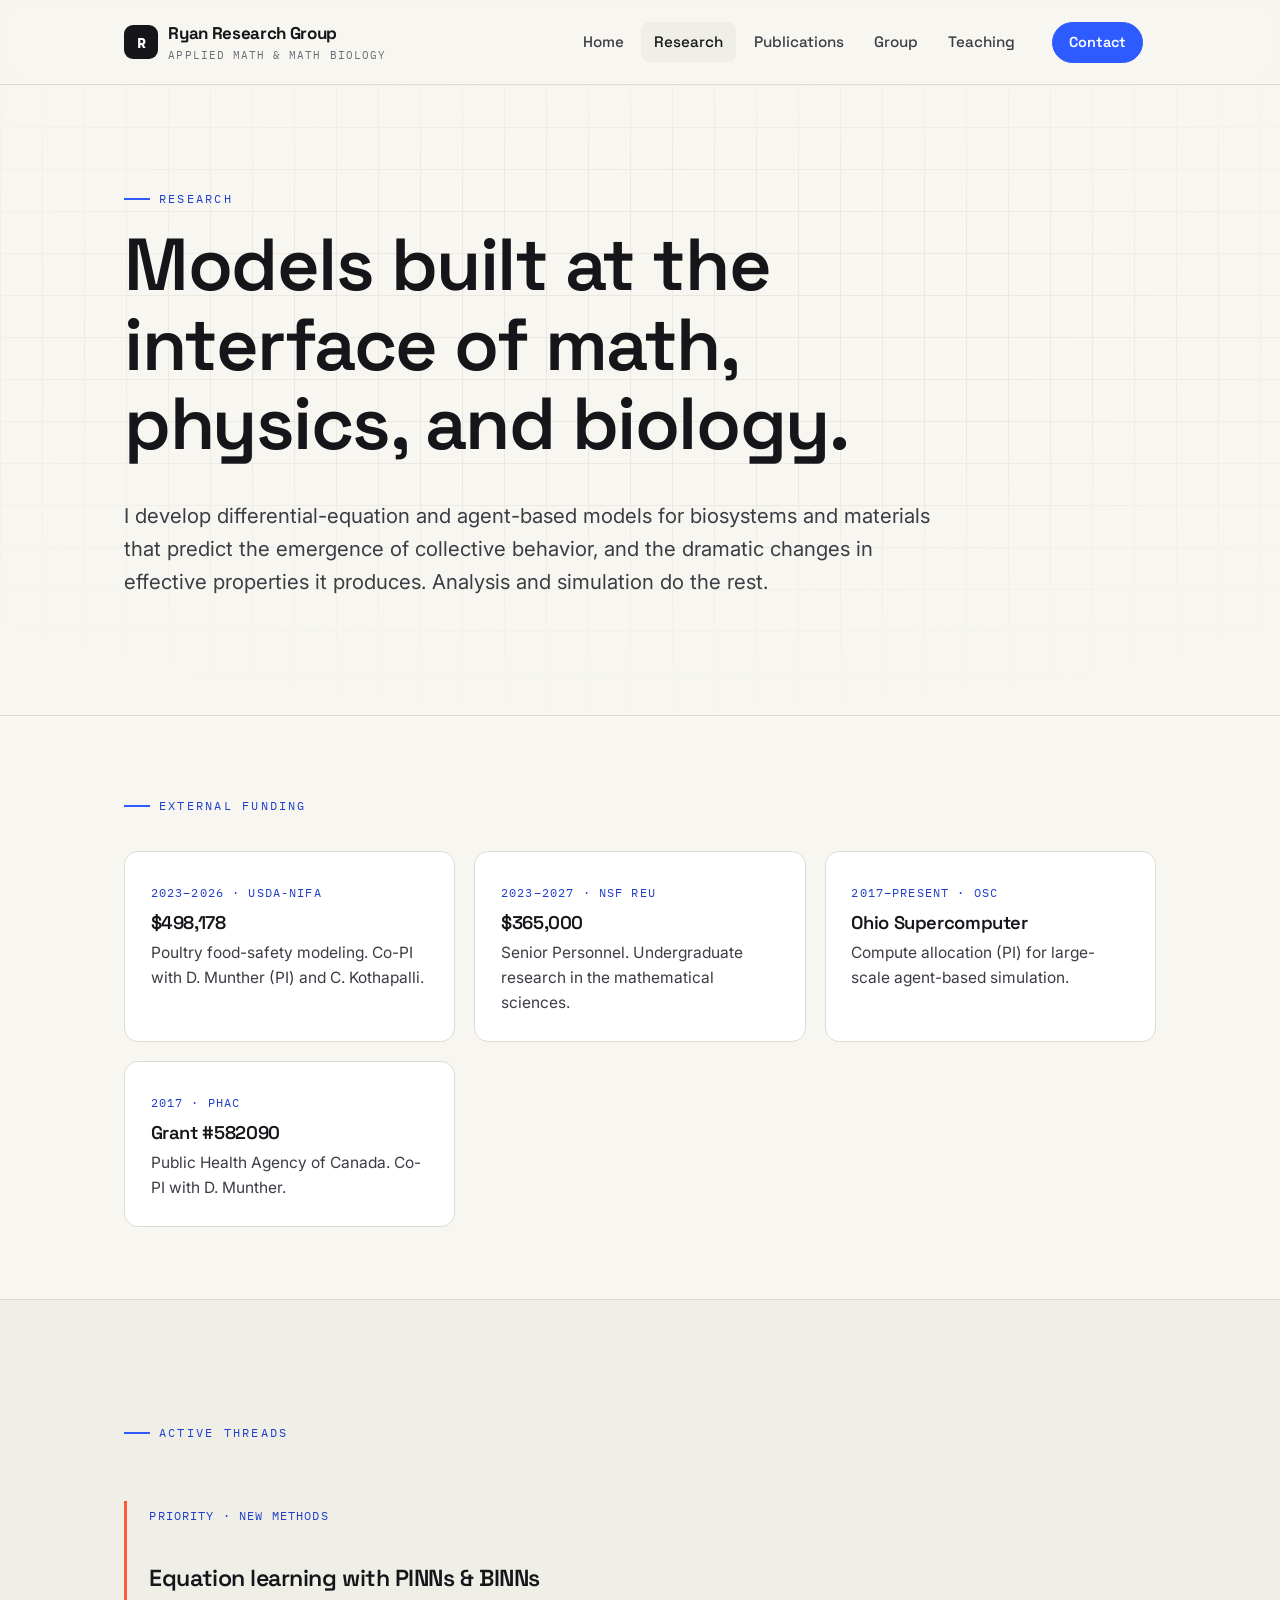
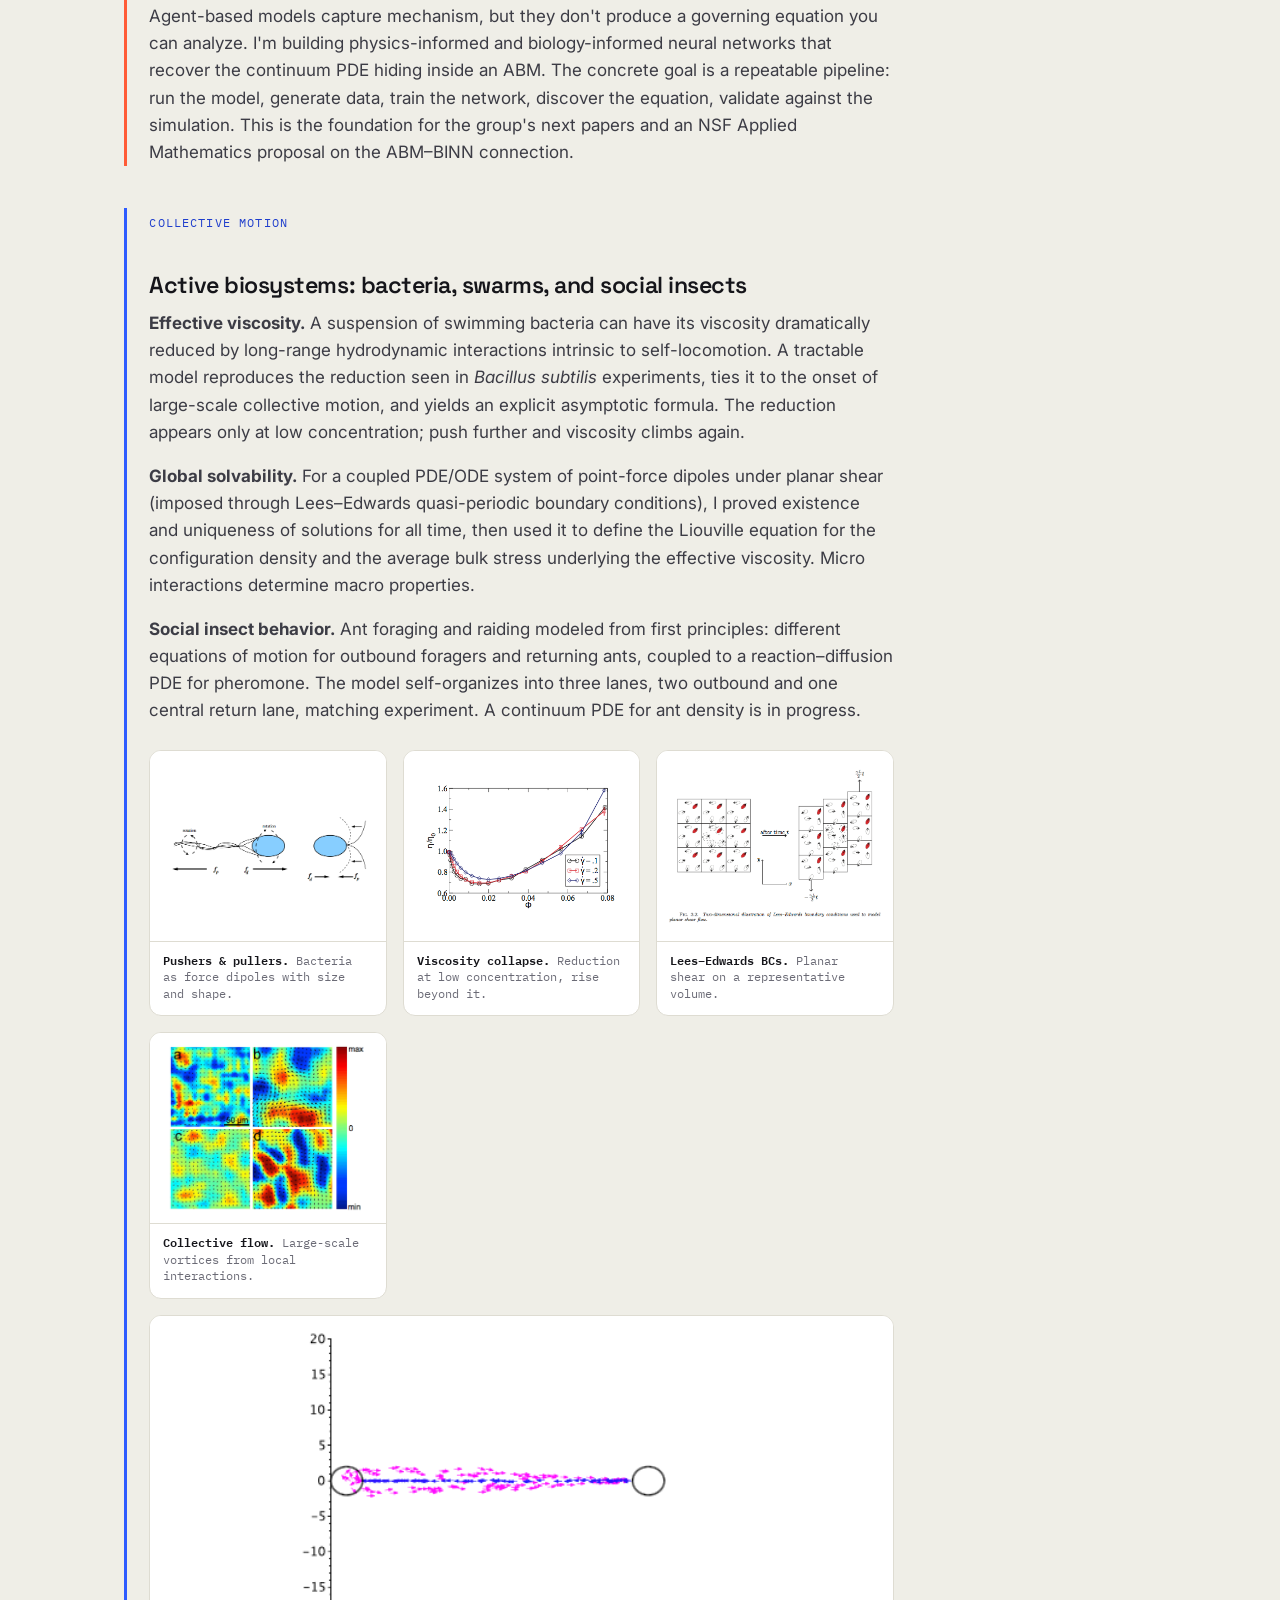
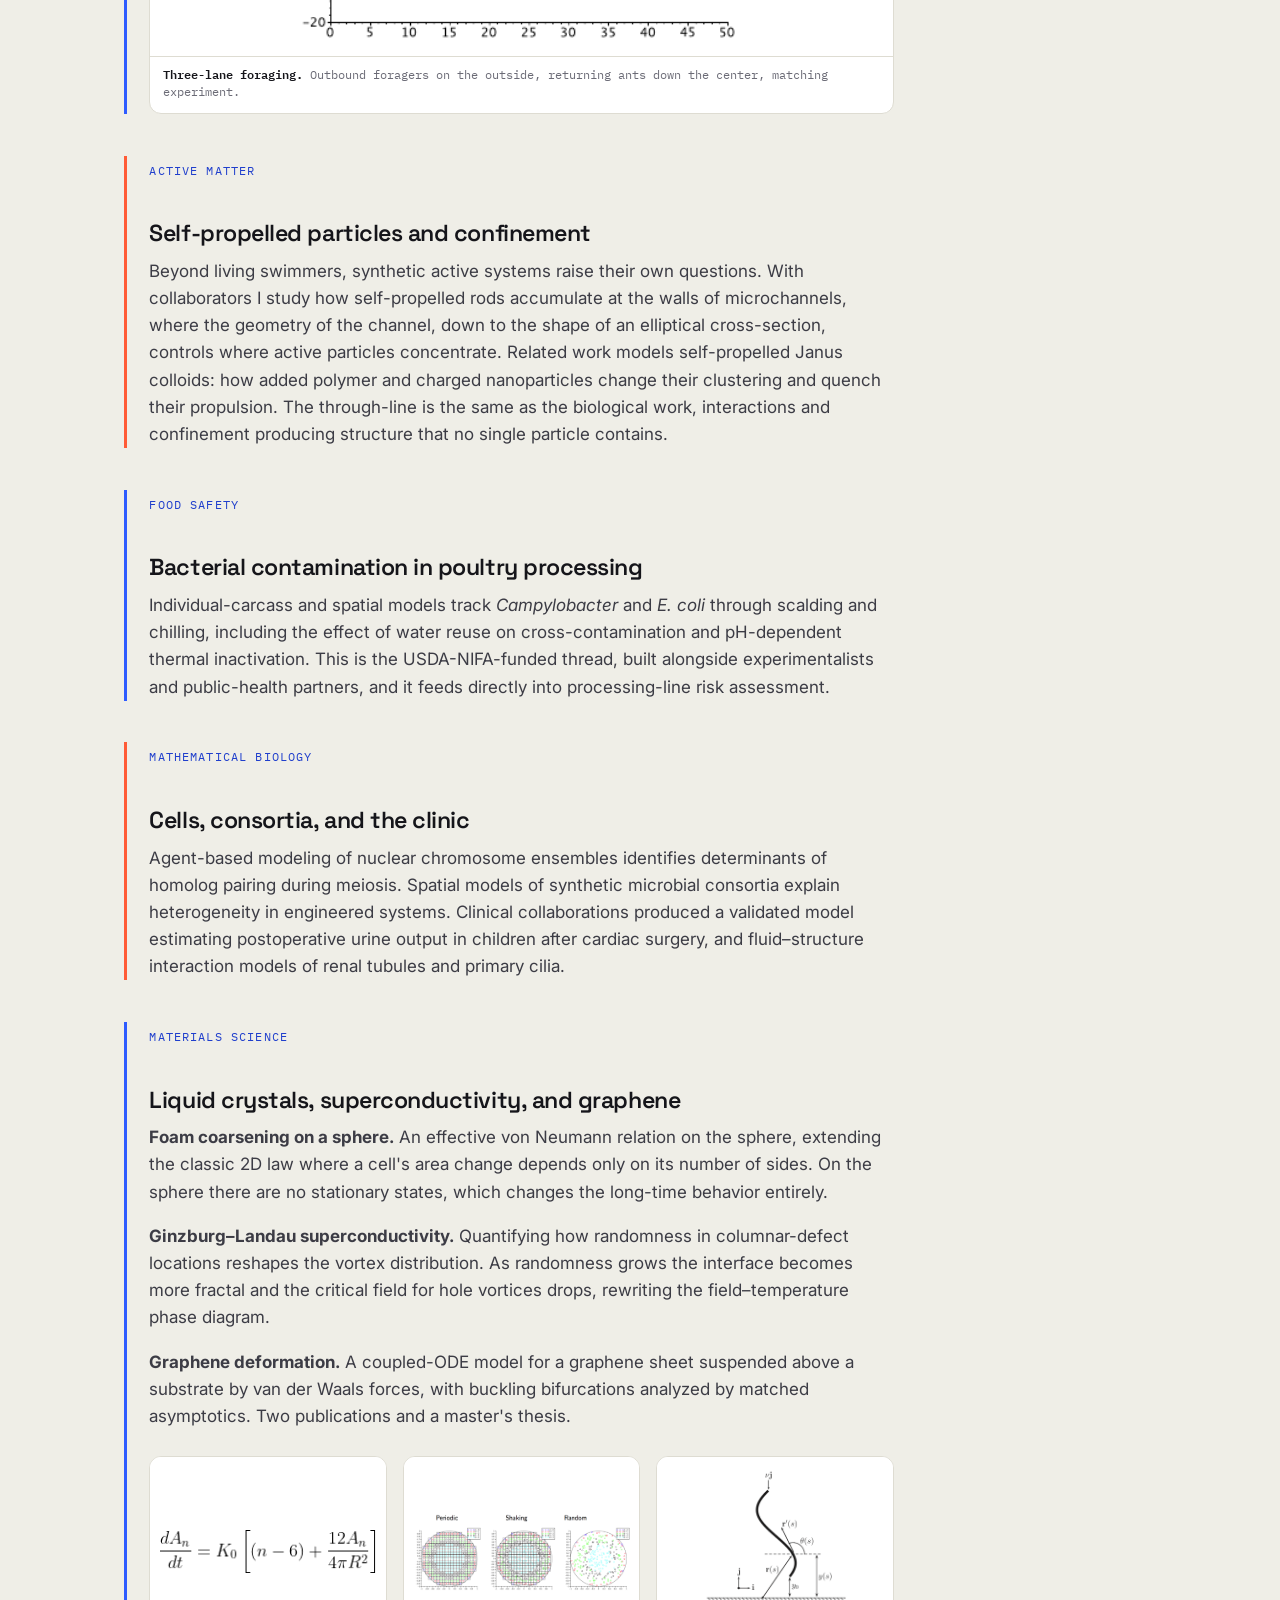
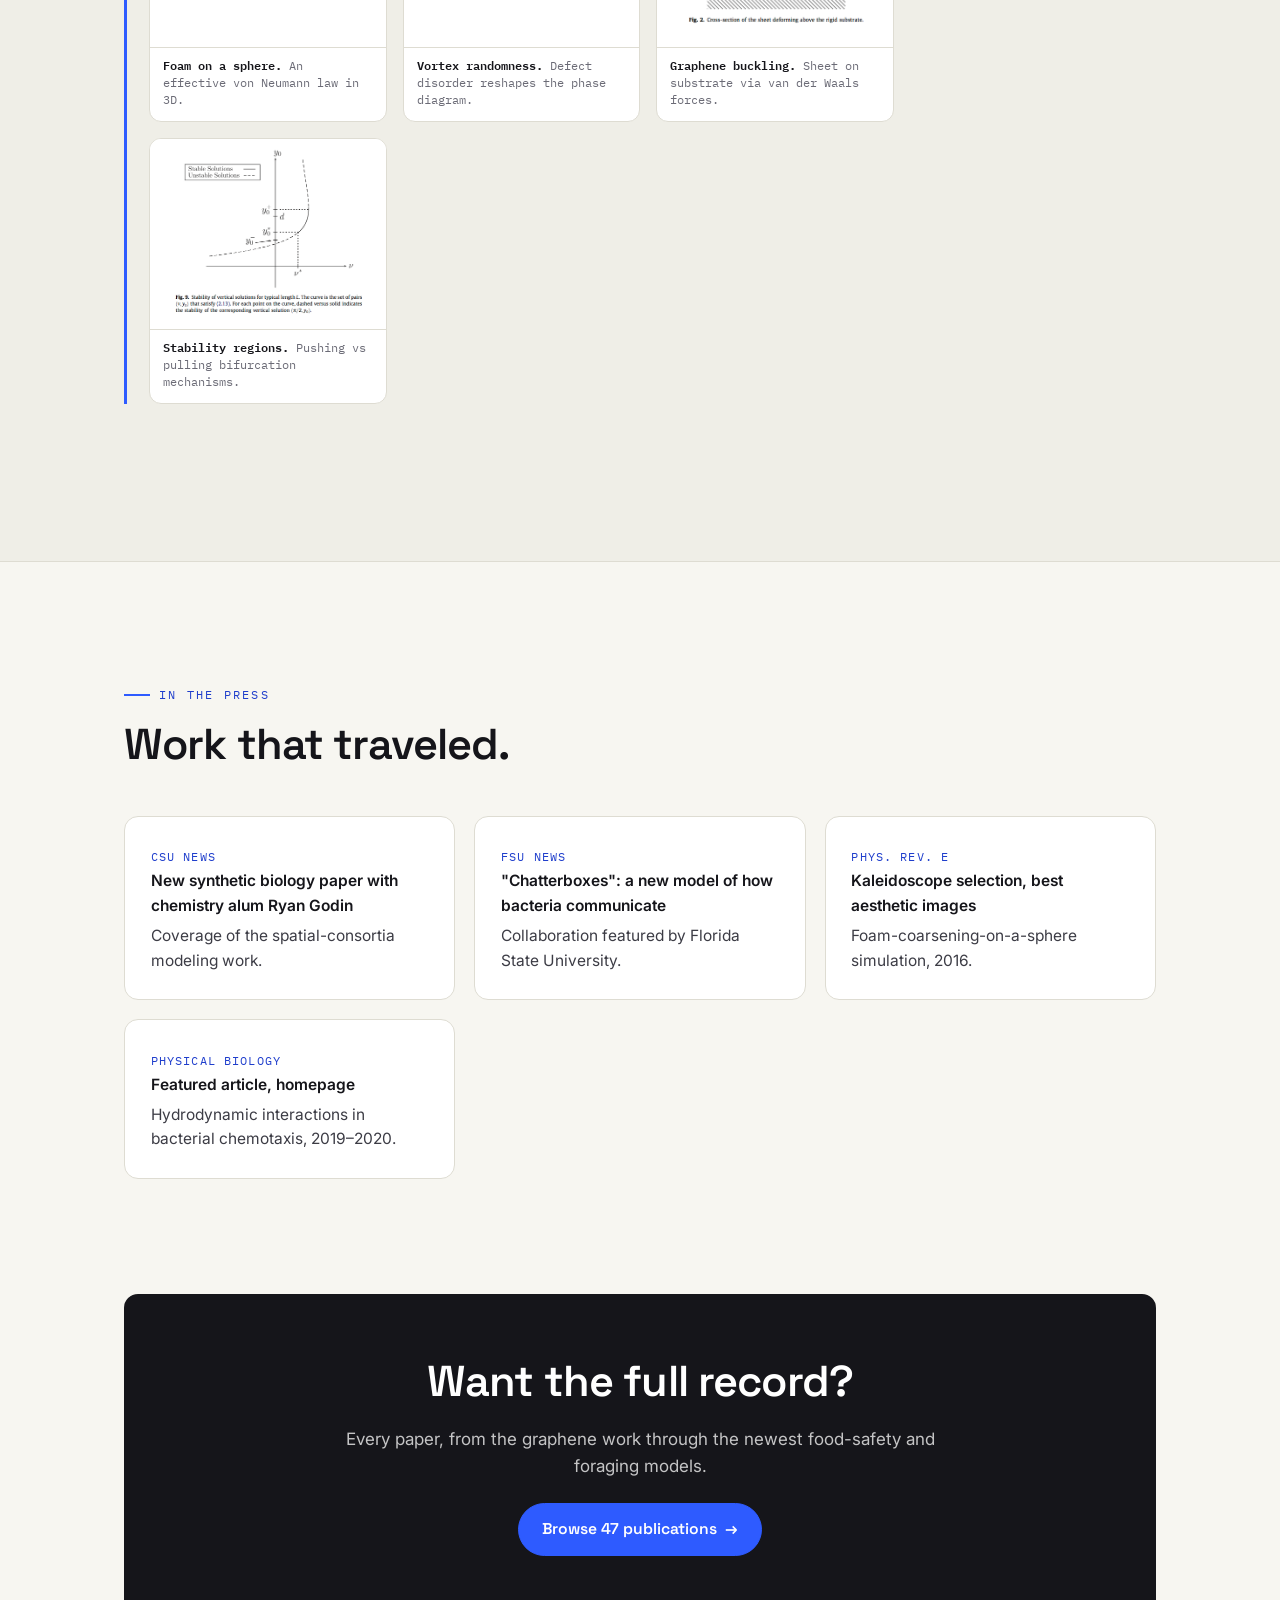
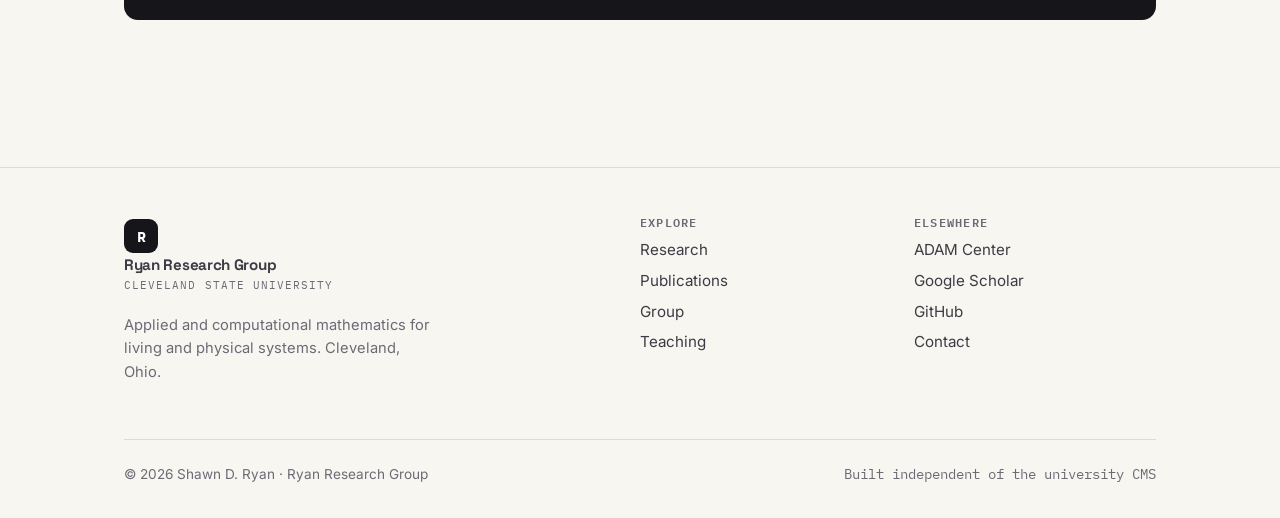
<file: research.html>
<!DOCTYPE html>
<html lang="en">
<head>
<meta charset="UTF-8" />
<meta name="viewport" content="width=device-width, initial-scale=1" />
<title>Research — Ryan Research Group</title>
<meta name="description" content="Research topics of the Ryan Research Group: collective motion in active biosystems, poultry food-safety modeling, mathematical biology, materials science, and equation learning with PINNs and BINNs." />
<link rel="preconnect" href="https://fonts.googleapis.com" />
<link rel="preconnect" href="https://fonts.gstatic.com" crossorigin />
<link href="https://fonts.googleapis.com/css2?family=Space+Grotesk:wght@400;500;600;700&family=Inter:wght@400;500;600&family=IBM+Plex+Mono:wght@400;500;600&display=swap" rel="stylesheet" />
<link rel="stylesheet" href="css/style.css" />
</head>
<body>

<header class="nav">
  <div class="wrap nav__inner">
    <a class="brand" href="index.html"><span class="mark">R</span><span>Ryan Research Group<small>Applied Math &amp; Math Biology</small></span></a>
    <button class="nav__toggle" aria-label="Menu" aria-expanded="false"><span></span><span></span><span></span></button>
    <nav class="nav__links">
      <a href="index.html">Home</a>
      <a href="research.html" aria-current="page">Research</a>
      <a href="publications.html">Publications</a>
      <a href="group.html">Group</a>
      <a href="teaching.html">Teaching</a>
      <a class="nav__cta" href="contact.html"><span class="btn btn--accent" style="padding:.5rem 1rem;font-size:.9rem;">Contact</span></a>
    </nav>
  </div>
</header>

<!-- PAGE HEADER -->
<section class="phead">
  <div class="abs-grid grid-bg"></div>
  <div class="wrap phead__inner">
    <span class="eyebrow">Research</span>
    <h1 style="max-width:16ch;">Models built at the interface of math, physics, and biology.</h1>
    <p class="lead" style="margin-top:1rem;">I develop differential-equation and agent-based models for biosystems and materials that predict the emergence of collective behavior, and the dramatic changes in effective properties it produces. Analysis and simulation do the rest.</p>
  </div>
</section>

<!-- FUNDING STRIP -->
<section class="section" style="padding-block:clamp(48px,6vw,72px);">
  <div class="wrap">
    <span class="eyebrow reveal">External funding</span>
    <div class="cards reveal" style="margin-top:1.2rem;">
      <div class="card"><span class="card__tag">2023–2026 · USDA-NIFA</span><h3 style="font-size:1.15rem;">$498,178</h3><p>Poultry food-safety modeling. Co-PI with D. Munther (PI) and C. Kothapalli.</p></div>
      <div class="card"><span class="card__tag">2023–2027 · NSF REU</span><h3 style="font-size:1.15rem;">$365,000</h3><p>Senior Personnel. Undergraduate research in the mathematical sciences.</p></div>
      <div class="card"><span class="card__tag">2017–present · OSC</span><h3 style="font-size:1.15rem;">Ohio Supercomputer</h3><p>Compute allocation (PI) for large-scale agent-based simulation.</p></div>
      <div class="card"><span class="card__tag">2017 · PHAC</span><h3 style="font-size:1.15rem;">Grant #582090</h3><p>Public Health Agency of Canada. Co-PI with D. Munther.</p></div>
    </div>
  </div>
</section>

<!-- TOPICS -->
<section class="section" style="background:var(--paper-2);border-block:1px solid var(--line);">
  <div class="wrap">
    <div class="prose">
      <span class="eyebrow reveal">Active threads</span>

      <div class="topic reveal">
        <span class="card__tag">Priority · new methods</span>
        <h3>Equation learning with PINNs &amp; BINNs</h3>
        <p>Agent-based models capture mechanism, but they don't produce a governing equation you can analyze. I'm building physics-informed and biology-informed neural networks that recover the continuum PDE hiding inside an ABM. The concrete goal is a repeatable pipeline: run the model, generate data, train the network, discover the equation, validate against the simulation. This is the foundation for the group's next papers and an NSF Applied Mathematics proposal on the ABM–BINN connection.</p>
      </div>

      <div class="topic reveal">
        <span class="card__tag">Collective motion</span>
        <h3>Active biosystems: bacteria, swarms, and social insects</h3>
        <p><b>Effective viscosity.</b> A suspension of swimming bacteria can have its viscosity dramatically reduced by long-range hydrodynamic interactions intrinsic to self-locomotion. A tractable model reproduces the reduction seen in <em>Bacillus subtilis</em> experiments, ties it to the onset of large-scale collective motion, and yields an explicit asymptotic formula. The reduction appears only at low concentration; push further and viscosity climbs again.</p>
        <p><b>Global solvability.</b> For a coupled PDE/ODE system of point-force dipoles under planar shear (imposed through Lees–Edwards quasi-periodic boundary conditions), I proved existence and uniqueness of solutions for all time, then used it to define the Liouville equation for the configuration density and the average bulk stress underlying the effective viscosity. Micro interactions determine macro properties.</p>
        <p><b>Social insect behavior.</b> Ant foraging and raiding modeled from first principles: different equations of motion for outbound foragers and returning ants, coupled to a reaction–diffusion PDE for pheromone. The model self-organizes into three lanes, two outbound and one central return lane, matching experiment. A continuum PDE for ant density is in progress.</p>
        <div class="figs reveal">
          <figure class="fig"><img src="assets/fig-bacteria.png" data-fallback="https://academic.csuohio.edu/ryan-shawn/wp-content/uploads/sites/66/2022/05/bact.png" referrerpolicy="no-referrer" alt="Swimming bacteria modeled as pusher and puller force dipoles" loading="lazy" /><figcaption><b>Pushers &amp; pullers.</b> Bacteria as force dipoles with size and shape.</figcaption></figure>
          <figure class="fig"><img src="assets/fig-viscosity.png" data-fallback="https://academic.csuohio.edu/ryan-shawn/wp-content/uploads/sites/66/2022/05/ev.png" referrerpolicy="no-referrer" alt="Plot of effective viscosity decreasing then increasing with concentration" loading="lazy" /><figcaption><b>Viscosity collapse.</b> Reduction at low concentration, rise beyond it.</figcaption></figure>
          <figure class="fig"><img src="assets/fig-lees-edwards.png" data-fallback="https://academic.csuohio.edu/ryan-shawn/wp-content/uploads/sites/66/2022/05/le_bcs.png" referrerpolicy="no-referrer" alt="Lees-Edwards quasi-periodic boundary conditions on a bacterial suspension" loading="lazy" /><figcaption><b>Lees–Edwards BCs.</b> Planar shear on a representative volume.</figcaption></figure>
          <figure class="fig"><img src="assets/fig-vortex.png" data-fallback="https://academic.csuohio.edu/ryan-shawn/wp-content/uploads/sites/66/2022/05/vort.png" referrerpolicy="no-referrer" alt="Vortex structure in collective bacterial flow" loading="lazy" /><figcaption><b>Collective flow.</b> Large-scale vortices from local interactions.</figcaption></figure>
          <figure class="fig fig--wide"><img src="assets/fig-ants.png" data-fallback="https://academic.csuohio.edu/ryan-shawn/wp-content/uploads/sites/66/2022/05/ant_trail.png" referrerpolicy="no-referrer" alt="Simulation of ants foraging at a food source with three-lane traffic" loading="lazy" /><figcaption><b>Three-lane foraging.</b> Outbound foragers on the outside, returning ants down the center, matching experiment.</figcaption></figure>
        </div>
      </div>

      <div class="topic reveal">
        <span class="card__tag">Active matter</span>
        <h3>Self-propelled particles and confinement</h3>
        <p>Beyond living swimmers, synthetic active systems raise their own questions. With collaborators I study how self-propelled rods accumulate at the walls of microchannels, where the geometry of the channel, down to the shape of an elliptical cross-section, controls where active particles concentrate. Related work models self-propelled Janus colloids: how added polymer and charged nanoparticles change their clustering and quench their propulsion. The through-line is the same as the biological work, interactions and confinement producing structure that no single particle contains.</p>
      </div>

      <div class="topic reveal">
        <span class="card__tag">Food safety</span>
        <h3>Bacterial contamination in poultry processing</h3>
        <p>Individual-carcass and spatial models track <em>Campylobacter</em> and <em>E. coli</em> through scalding and chilling, including the effect of water reuse on cross-contamination and pH-dependent thermal inactivation. This is the USDA-NIFA-funded thread, built alongside experimentalists and public-health partners, and it feeds directly into processing-line risk assessment.</p>
      </div>

      <div class="topic reveal">
        <span class="card__tag">Mathematical biology</span>
        <h3>Cells, consortia, and the clinic</h3>
        <p>Agent-based modeling of nuclear chromosome ensembles identifies determinants of homolog pairing during meiosis. Spatial models of synthetic microbial consortia explain heterogeneity in engineered systems. Clinical collaborations produced a validated model estimating postoperative urine output in children after cardiac surgery, and fluid–structure interaction models of renal tubules and primary cilia.</p>
      </div>

      <div class="topic reveal">
        <span class="card__tag">Materials science</span>
        <h3>Liquid crystals, superconductivity, and graphene</h3>
        <p><b>Foam coarsening on a sphere.</b> An effective von Neumann relation on the sphere, extending the classic 2D law where a cell's area change depends only on its number of sides. On the sphere there are no stationary states, which changes the long-time behavior entirely.</p>
        <p><b>Ginzburg–Landau superconductivity.</b> Quantifying how randomness in columnar-defect locations reshapes the vortex distribution. As randomness grows the interface becomes more fractal and the critical field for hole vortices drops, rewriting the field–temperature phase diagram.</p>
        <p><b>Graphene deformation.</b> A coupled-ODE model for a graphene sheet suspended above a substrate by van der Waals forces, with buckling bifurcations analyzed by matched asymptotics. Two publications and a master's thesis.</p>
        <div class="figs reveal">
          <figure class="fig"><img src="assets/fig-foam.gif" data-fallback="https://academic.csuohio.edu/ryan-shawn/wp-content/uploads/sites/66/2022/05/gif.gif" referrerpolicy="no-referrer" alt="Foam coarsening on a sphere simulation" loading="lazy" /><figcaption><b>Foam on a sphere.</b> An effective von Neumann law in 3D.</figcaption></figure>
          <figure class="fig"><img src="assets/fig-ginzburg.png" data-fallback="https://academic.csuohio.edu/ryan-shawn/wp-content/uploads/sites/66/2022/06/gl_rand-1024x379.png" referrerpolicy="no-referrer" alt="Effect of random hole placement on Ginzburg-Landau vortex geometry" loading="lazy" /><figcaption><b>Vortex randomness.</b> Defect disorder reshapes the phase diagram.</figcaption></figure>
          <figure class="fig"><img src="assets/fig-graphene-model.png" data-fallback="https://academic.csuohio.edu/ryan-shawn/wp-content/uploads/sites/66/2022/06/graphene_model.png" referrerpolicy="no-referrer" alt="Graphene sheet deforming above a rigid substrate under load" loading="lazy" /><figcaption><b>Graphene buckling.</b> Sheet on substrate via van der Waals forces.</figcaption></figure>
          <figure class="fig"><img src="assets/fig-graphene-stability.png" data-fallback="https://academic.csuohio.edu/ryan-shawn/wp-content/uploads/sites/66/2022/06/graphene_stability.png" referrerpolicy="no-referrer" alt="Phase diagram of buckling stability regions for graphene" loading="lazy" /><figcaption><b>Stability regions.</b> Pushing vs pulling bifurcation mechanisms.</figcaption></figure>
        </div>
      </div>
    </div>
  </div>
</section>

<!-- PRESS -->
<section class="section">
  <div class="wrap">
    <div class="sec-head reveal">
      <span class="eyebrow">In the press</span>
      <h2>Work that traveled.</h2>
    </div>
    <div class="cards reveal">
      <div class="card"><span class="card__tag">CSU News</span><p style="color:var(--ink);font-weight:600;margin-bottom:.3rem;">New synthetic biology paper with chemistry alum Ryan Godin</p><p>Coverage of the spatial-consortia modeling work.</p></div>
      <div class="card"><span class="card__tag">FSU News</span><p style="color:var(--ink);font-weight:600;margin-bottom:.3rem;">"Chatterboxes": a new model of how bacteria communicate</p><p>Collaboration featured by Florida State University.</p></div>
      <div class="card"><span class="card__tag">Phys. Rev. E</span><p style="color:var(--ink);font-weight:600;margin-bottom:.3rem;">Kaleidoscope selection, best aesthetic images</p><p>Foam-coarsening-on-a-sphere simulation, 2016.</p></div>
      <div class="card"><span class="card__tag">Physical Biology</span><p style="color:var(--ink);font-weight:600;margin-bottom:.3rem;">Featured article, homepage</p><p>Hydrodynamic interactions in bacterial chemotaxis, 2019–2020.</p></div>
    </div>
  </div>
</section>

<!-- CTA -->
<section class="section" style="padding-top:0;">
  <div class="wrap">
    <div class="cta reveal">
      <h2>Want the full record?</h2>
      <p>Every paper, from the graphene work through the newest food-safety and foraging models.</p>
      <div style="margin-top:1.4rem;"><a class="btn btn--accent" href="publications.html">Browse 47 publications <span class="arw">→</span></a></div>
    </div>
  </div>
</section>

<footer class="foot">
  <div class="wrap">
    <div class="foot__grid">
      <div>
        <a class="brand" href="index.html"><span class="mark">R</span><span>Ryan Research Group<small>Cleveland State University</small></span></a>
        <p class="muted" style="margin-top:1rem;max-width:34ch;font-size:.92rem;">Applied and computational mathematics for living and physical systems. Cleveland, Ohio.</p>
      </div>
      <div><h4>Explore</h4><a href="research.html">Research</a><a href="publications.html">Publications</a><a href="group.html">Group</a><a href="teaching.html">Teaching</a></div>
      <div><h4>Elsewhere</h4><a href="https://academic.csuohio.edu/adam/" target="_blank" rel="noopener">ADAM Center</a><a href="https://scholar.google.com/" target="_blank" rel="noopener">Google Scholar</a><a href="https://github.com/sdryan/" target="_blank" rel="noopener">GitHub</a><a href="contact.html">Contact</a></div>
    </div>
    <div class="foot__bottom"><span>© 2026 Shawn D. Ryan · Ryan Research Group</span><span class="mono">Built independent of the university CMS</span></div>
  </div>
</footer>

<script src="js/main.js"></script>
</body>
</html>
</file>
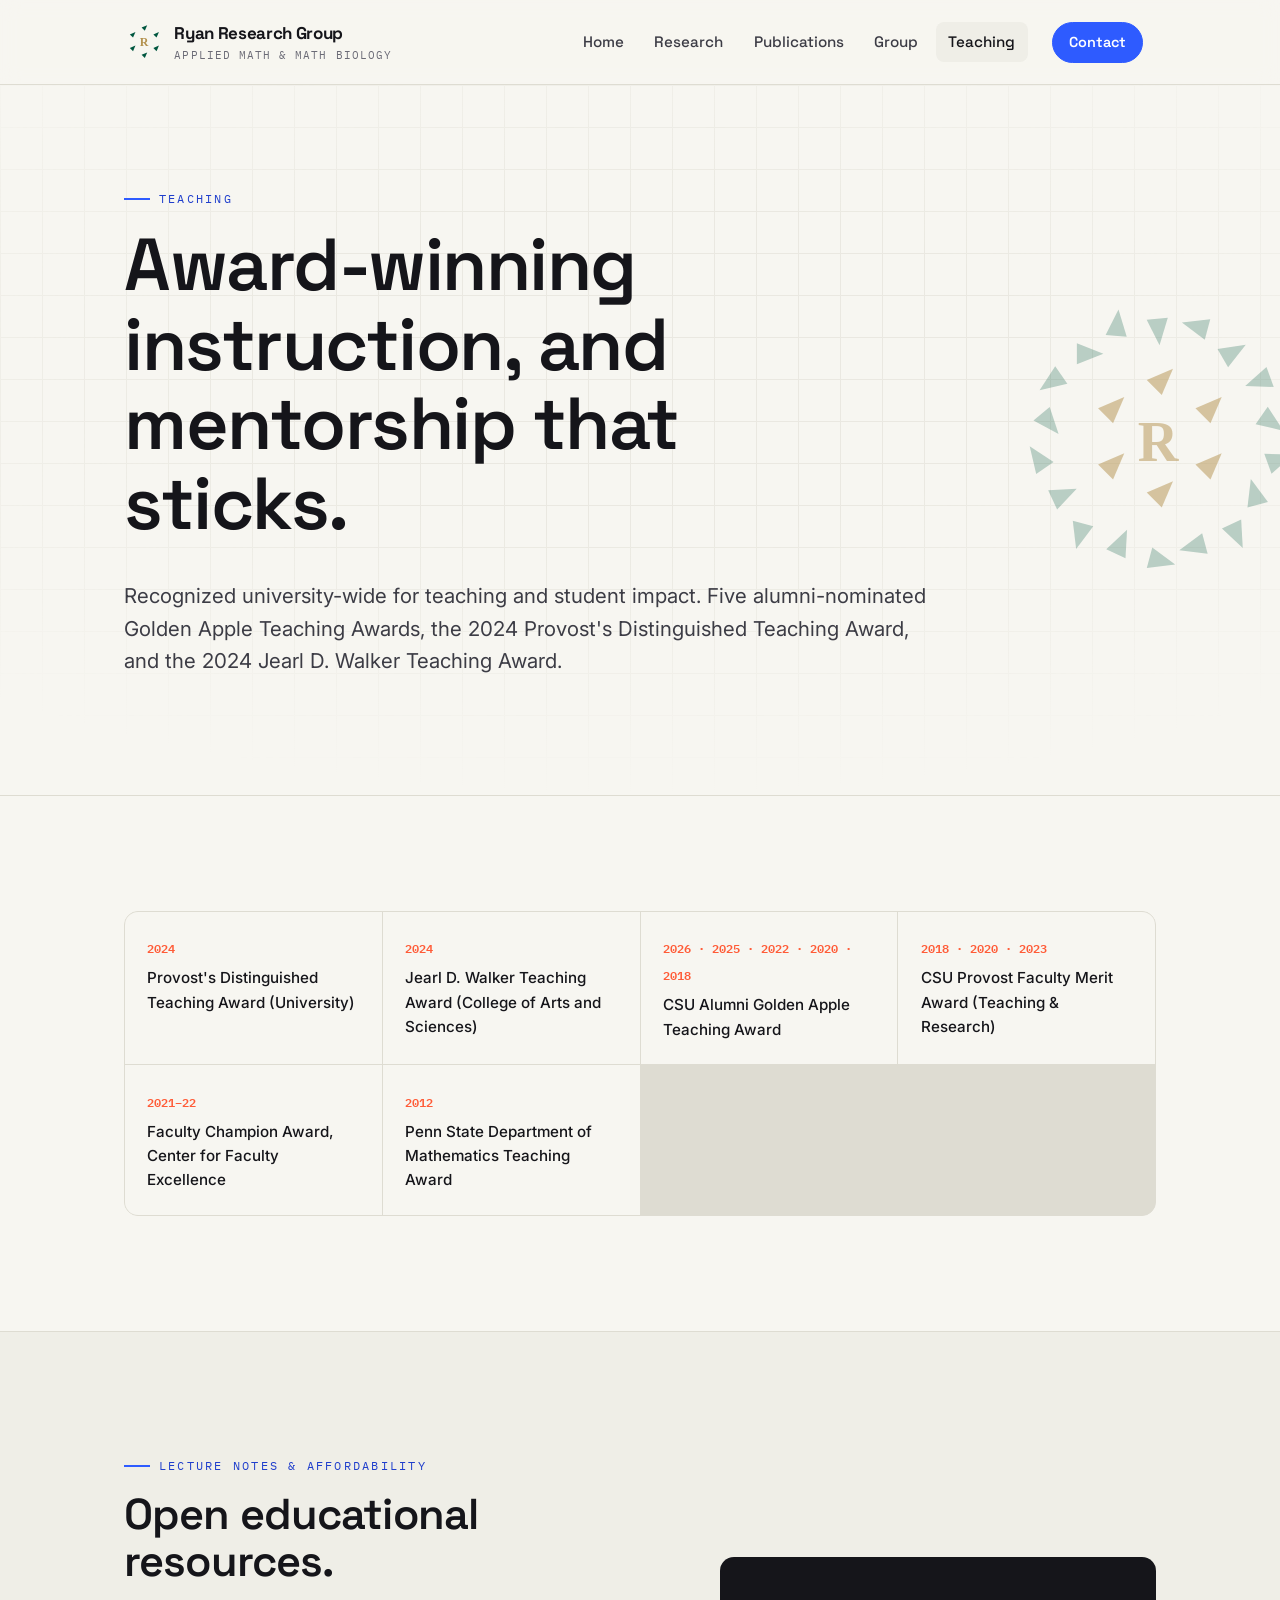
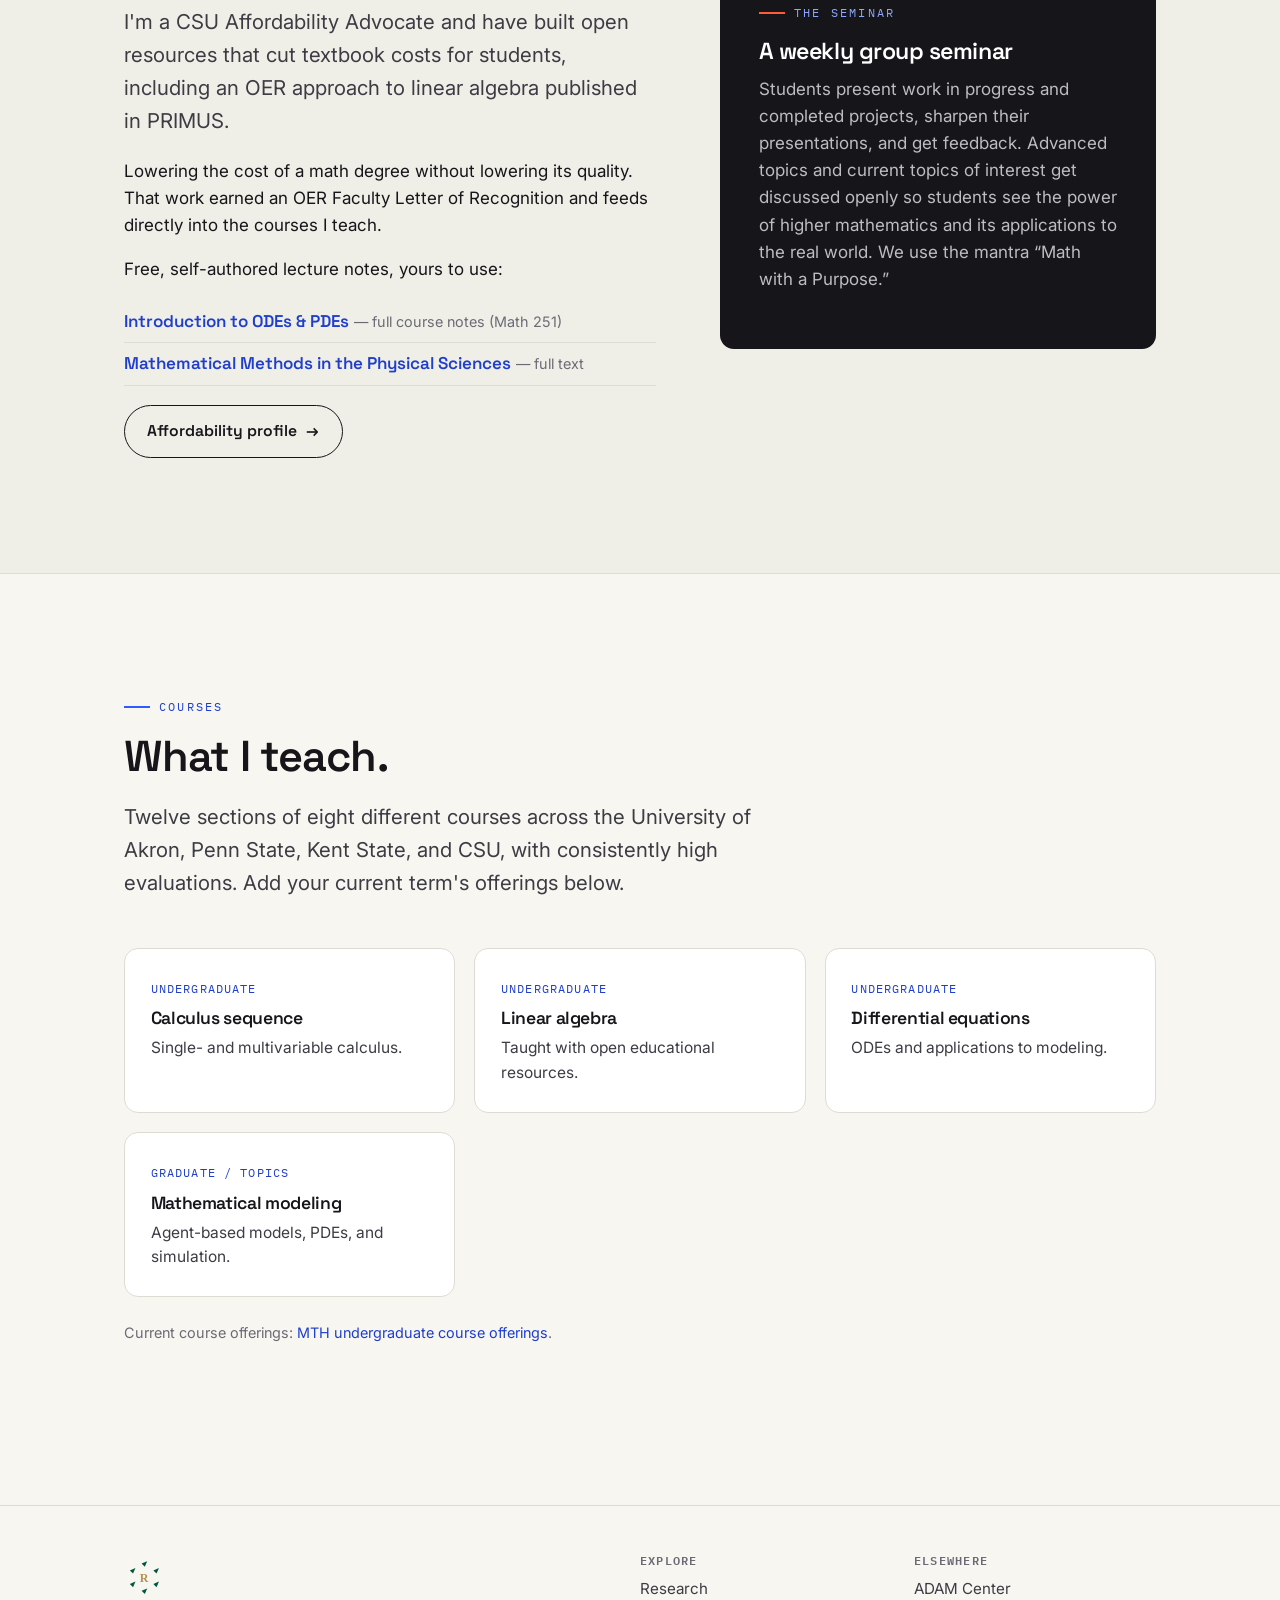
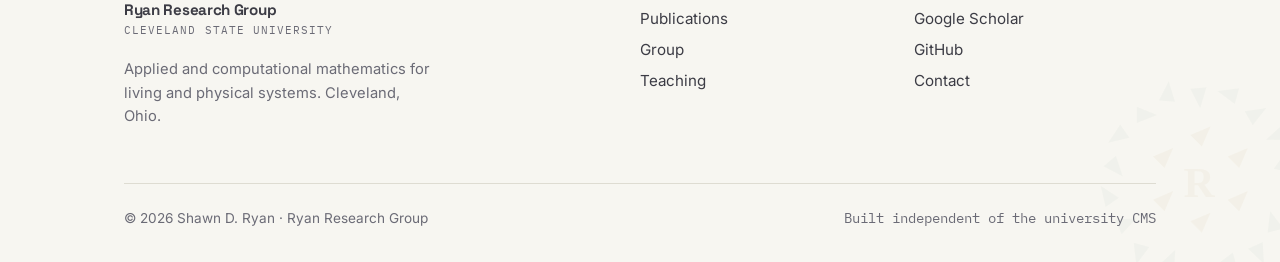
<file: teaching.html>
<!DOCTYPE html>
<html lang="en">
<head>
<meta charset="UTF-8" />
<meta name="viewport" content="width=device-width, initial-scale=1" />
<title>Teaching — Ryan Research Group</title>
<meta name="description" content="Teaching and mentorship by Shawn D. Ryan: award-winning instruction in applied mathematics, open educational resources, and research mentoring at Cleveland State University." />
<link rel="preconnect" href="https://fonts.googleapis.com" />
<link rel="preconnect" href="https://fonts.gstatic.com" crossorigin />
<link href="https://fonts.googleapis.com/css2?family=Space+Grotesk:wght@400;500;600;700&family=Inter:wght@400;500;600&family=IBM+Plex+Mono:wght@400;500;600&display=swap" rel="stylesheet" />
<link rel="icon" type="image/svg+xml" href="brand/favicon-arrow.svg" />
<link rel="apple-touch-icon" href="brand/png/favicon-180.png" />
<link rel="canonical" href="https://sdryan.github.io/teaching.html" />
<link rel="stylesheet" href="css/style.css" />
</head>
<body>

<header class="nav">
  <div class="wrap nav__inner">
    <a class="brand" href="index.html"><img class="brand-mark" src="brand/logo-mark-arrow.svg" alt="" width="36" height="36" /><span>Ryan Research Group<small>Applied Math &amp; Math Biology</small></span></a>
    <button class="nav__toggle" aria-label="Menu" aria-expanded="false"><span></span><span></span><span></span></button>
    <nav class="nav__links">
      <a href="index.html">Home</a>
      <a href="research.html">Research</a>
      <a href="publications.html">Publications</a>
      <a href="group.html">Group</a>
      <a href="teaching.html" aria-current="page">Teaching</a>
      <a class="nav__cta" href="contact.html"><span class="btn btn--accent" style="padding:.5rem 1rem;font-size:.9rem;">Contact</span></a>
    </nav>
  </div>
</header>

<section class="phead">
  <div class="abs-grid grid-bg"></div><img class="phead-emblem" src="brand/logo-mark-arrow-organized.svg" alt="" aria-hidden="true" />
  <div class="wrap phead__inner">
    <span class="eyebrow">Teaching</span>
    <h1 style="max-width:15ch;">Award-winning instruction, and mentorship that sticks.</h1>
    <p class="lead" style="margin-top:1rem;">Recognized university-wide for teaching and student impact. Five alumni-nominated Golden Apple Teaching Awards, the 2024 Provost's Distinguished Teaching Award, and the 2024 Jearl D. Walker Teaching Award.</p>
  </div>
</section>

<section class="section">
  <div class="wrap">
    <div class="awards reveal">
      <div class="award"><span class="yr">2024</span><p>Provost's Distinguished Teaching Award (University)</p></div>
      <div class="award"><span class="yr">2024</span><p>Jearl D. Walker Teaching Award (College of Arts and Sciences)</p></div>
      <div class="award"><span class="yr">2026 · 2025 · 2022 · 2020 · 2018</span><p>CSU Alumni Golden Apple Teaching Award</p></div>
      <div class="award"><span class="yr">2018 · 2020 · 2023</span><p>CSU Provost Faculty Merit Award (Teaching &amp; Research)</p></div>
      <div class="award"><span class="yr">2021–22</span><p>Faculty Champion Award, Center for Faculty Excellence</p></div>
      <div class="award"><span class="yr">2012</span><p>Penn State Department of Mathematics Teaching Award</p></div>
    </div>
  </div>
</section>

<section class="section" style="background:var(--paper-2);border-block:1px solid var(--line);">
  <div class="wrap split">
    <div class="reveal">
      <span class="eyebrow">Lecture notes &amp; affordability</span>
      <h2>Open educational resources.</h2>
      <p class="lead">I'm a CSU Affordability Advocate and have built open resources that cut textbook costs for students, including an OER approach to linear algebra published in PRIMUS.</p>
      <p>Lowering the cost of a math degree without lowering its quality. That work earned an OER Faculty Letter of Recognition and feeds directly into the courses I teach.</p>
      <p>Free, self-authored lecture notes, yours to use:</p>
      <ul class="notes-list">
        <li><a href="documents/SRyan-ODEPDE-Book.pdf" target="_blank" rel="noopener">Introduction to ODEs &amp; PDEs</a> <span class="muted">— full course notes (Math 251)</span></li>
        <li><a href="documents/MathMethodsBook.pdf" target="_blank" rel="noopener">Mathematical Methods in the Physical Sciences</a> <span class="muted">— full text</span></li>
      </ul>
      <div style="margin-top:1.2rem;"><a class="btn btn--ghost" href="https://researchguides.csuohio.edu/affordabilityadvocates/shawnryan" target="_blank" rel="noopener">Affordability profile <span class="arw">→</span></a></div>
    </div>
    <div class="panel reveal">
      <span class="eyebrow">The seminar</span>
      <h3 style="color:#fff;">A weekly group seminar</h3>
      <p style="color:rgba(255,255,255,.72);">Students present work in progress and completed projects, sharpen their presentations, and get feedback. Advanced topics and current topics of interest get discussed openly so students see the power of higher mathematics and its applications to the real world. We use the mantra “Math with a Purpose.”</p>
    </div>
  </div>
</section>

<section class="section">
  <div class="wrap">
    <div class="sec-head reveal">
      <span class="eyebrow">Courses</span>
      <h2>What I teach.</h2>
      <p class="lead">Twelve sections of eight different courses across the University of Akron, Penn State, Kent State, and CSU, with consistently high evaluations. Add your current term's offerings below.</p>
    </div>
    <div class="cards reveal">
      <div class="card"><span class="card__tag">Undergraduate</span><h3 style="font-size:1.1rem;">Calculus sequence</h3><p>Single- and multivariable calculus.</p></div>
      <div class="card"><span class="card__tag">Undergraduate</span><h3 style="font-size:1.1rem;">Linear algebra</h3><p>Taught with open educational resources.</p></div>
      <div class="card"><span class="card__tag">Undergraduate</span><h3 style="font-size:1.1rem;">Differential equations</h3><p>ODEs and applications to modeling.</p></div>
      <div class="card"><span class="card__tag">Graduate / topics</span><h3 style="font-size:1.1rem;">Mathematical modeling</h3><p>Agent-based models, PDEs, and simulation.</p></div>
    </div>
    <p class="muted" style="margin-top:1.5rem;font-size:.9rem;">Current course offerings: <a href="https://academic.csuohio.edu/ryan-shawn/mth-ug-courseofferings/" target="_blank" rel="noopener">MTH undergraduate course offerings</a>.</p>
  </div>
</section>

<footer class="foot"><img class="foot-emblem" src="brand/logo-mark-arrow-organized.svg" alt="" aria-hidden="true" />
  <div class="wrap">
    <div class="foot__grid">
      <div>
        <a class="brand" href="index.html"><img class="brand-mark" src="brand/logo-mark-arrow.svg" alt="" width="36" height="36" /><span>Ryan Research Group<small>Cleveland State University</small></span></a>
        <p class="muted" style="margin-top:1rem;max-width:34ch;font-size:.92rem;">Applied and computational mathematics for living and physical systems. Cleveland, Ohio.</p>
      </div>
      <div><h4>Explore</h4><a href="research.html">Research</a><a href="publications.html">Publications</a><a href="group.html">Group</a><a href="teaching.html">Teaching</a></div>
      <div><h4>Elsewhere</h4><a href="https://academic.csuohio.edu/adam/" target="_blank" rel="noopener">ADAM Center</a><a href="https://scholar.google.com/citations?user=qBnlp3wAAAAJ" target="_blank" rel="noopener">Google Scholar</a><a href="https://github.com/sdryan/" target="_blank" rel="noopener">GitHub</a><a href="contact.html">Contact</a></div>
    </div>
    <div class="foot__bottom"><span>© 2026 Shawn D. Ryan · Ryan Research Group</span><span class="mono">Built independent of the university CMS</span></div>
  </div>
</footer>

<script src="js/main.js"></script>
</body>
</html>
</file>
<file: css/style.css>
/* =============================================================
   Ryan Research Group — design system
   "Bold applied-math": warm paper base, ink type, one strong
   signal accent, subtle grid + mono labels, data-viz forward.
   ============================================================= */

:root {
  /* color */
  --paper: #F7F6F1;
  --paper-2: #EFEEE7;
  --ink: #15151A;
  --ink-2: #3C3C45;
  --ink-3: #6B6B76;
  --line: #DEDCD2;
  --accent: #2E5BFF;      /* signal blue */
  --accent-ink: #1F3ECC;
  --hot: #FF5B37;         /* data-viz highlight */
  --green: #12876A;
  --card: #FFFFFF;

  /* type */
  --sans: "Space Grotesk", "Inter", system-ui, sans-serif;
  --body: "Inter", system-ui, -apple-system, sans-serif;
  --mono: "IBM Plex Mono", ui-monospace, "SF Mono", Menlo, monospace;

  /* layout */
  --wrap: 1160px;
  --gutter: clamp(20px, 5vw, 64px);
  --radius: 14px;
  --shadow: 0 1px 2px rgba(20,20,26,.05), 0 12px 32px -12px rgba(20,20,26,.14);
  --shadow-lg: 0 2px 4px rgba(20,20,26,.06), 0 30px 60px -20px rgba(20,20,26,.22);
}

/* -------- reset -------- */
*, *::before, *::after { box-sizing: border-box; }
html { scroll-behavior: smooth; -webkit-text-size-adjust: 100%; }
body {
  margin: 0;
  font-family: var(--body);
  color: var(--ink);
  background: var(--paper);
  line-height: 1.6;
  font-size: 17px;
  -webkit-font-smoothing: antialiased;
  overflow-x: hidden;
}
img { max-width: 100%; display: block; }
a { color: var(--accent-ink); text-decoration: none; }
a:hover { text-decoration: underline; }
h1, h2, h3, h4 { font-family: var(--sans); font-weight: 600; line-height: 1.08; letter-spacing: -0.02em; color: var(--ink); margin: 0 0 .5em; }
h1 { font-size: clamp(2.6rem, 6vw, 4.6rem); }
h2 { font-size: clamp(1.8rem, 3.5vw, 2.7rem); }
h3 { font-size: clamp(1.2rem, 2vw, 1.45rem); }
p { margin: 0 0 1em; }
::selection { background: var(--accent); color: #fff; }

/* -------- helpers -------- */
.wrap { max-width: var(--wrap); margin-inline: auto; padding-inline: var(--gutter); }
.section { padding-block: clamp(64px, 9vw, 120px); }
.eyebrow {
  font-family: var(--mono);
  font-size: .78rem;
  letter-spacing: .18em;
  text-transform: uppercase;
  color: var(--accent-ink);
  margin: 0 0 1rem;
  display: inline-flex;
  align-items: center;
  gap: .55rem;
}
.eyebrow::before { content: ""; width: 26px; height: 2px; background: var(--accent); display: inline-block; }
.lead { font-size: clamp(1.1rem, 1.6vw, 1.3rem); color: var(--ink-2); max-width: 62ch; }
.muted { color: var(--ink-3); }
.mono { font-family: var(--mono); }
.center { text-align: center; }
.grid-bg {
  background-image:
    linear-gradient(var(--line) 1px, transparent 1px),
    linear-gradient(90deg, var(--line) 1px, transparent 1px);
  background-size: 42px 42px;
  -webkit-mask-image: radial-gradient(ellipse 80% 60% at 50% 40%, #000 40%, transparent 100%);
          mask-image: radial-gradient(ellipse 80% 60% at 50% 40%, #000 40%, transparent 100%);
  opacity: .5;
}

/* -------- buttons -------- */
.btn {
  display: inline-flex; align-items: center; gap: .55rem;
  font-family: var(--sans); font-weight: 600; font-size: .98rem;
  padding: .8rem 1.4rem; border-radius: 100px;
  border: 1.5px solid var(--ink); background: var(--ink); color: #fff;
  cursor: pointer; transition: transform .15s ease, box-shadow .2s ease, background .2s ease;
  text-decoration: none;
}
.btn:hover { transform: translateY(-2px); box-shadow: var(--shadow); text-decoration: none; }
.btn--accent { background: var(--accent); border-color: var(--accent); }
.btn--ghost { background: transparent; color: var(--ink); }
.btn--ghost:hover { background: var(--ink); color: #fff; }
.btn .arw { transition: transform .15s ease; }
.btn:hover .arw { transform: translateX(3px); }

/* -------- top nav -------- */
.nav {
  position: sticky; top: 0; z-index: 50;
  backdrop-filter: saturate(1.4) blur(10px);
  background: rgba(247,246,241,.82);
  border-bottom: 1px solid var(--line);
}
.nav__inner { display: flex; align-items: center; justify-content: space-between; gap: 1rem; padding-block: .85rem; }
.brand { display: flex; align-items: center; gap: .65rem; font-family: var(--sans); font-weight: 700; color: var(--ink); letter-spacing: -.02em; }
.brand:hover { text-decoration: none; }
.brand .mark {
  width: 34px; height: 34px; border-radius: 9px; flex: none;
  background: var(--ink); color: #fff; display: grid; place-items: center;
  font-family: var(--mono); font-weight: 700; font-size: .95rem;
}
.brand-mark { width: 40px; height: 40px; flex: none; display: block; }
.brand small { display: block; font-family: var(--mono); font-weight: 400; font-size: .66rem; color: var(--ink-3); letter-spacing: .1em; text-transform: uppercase; }
.nav__links { display: flex; align-items: center; gap: .3rem; }
.nav__links a {
  font-family: var(--sans); font-weight: 500; font-size: .95rem; color: var(--ink-2);
  padding: .5rem .8rem; border-radius: 8px;
}
.nav__links a:hover, .nav__links a[aria-current="page"] { color: var(--ink); background: var(--paper-2); text-decoration: none; }
.nav__cta { margin-left: .4rem; }
.nav__toggle { display: none; background: none; border: 0; cursor: pointer; padding: .4rem; }
.nav__toggle span { display: block; width: 24px; height: 2px; background: var(--ink); margin: 5px 0; transition: .2s; }

/* -------- hero -------- */
.hero { position: relative; overflow: hidden; border-bottom: 1px solid var(--line); }
.hero canvas { position: absolute; inset: 0; width: 100%; height: 100%; z-index: 0; }
.hero__inner { position: relative; z-index: 2; padding-block: clamp(80px, 13vw, 168px); }
.hero__grid { display: grid; grid-template-columns: 1.35fr .95fr; gap: clamp(2rem, 5vw, 4rem); align-items: center; }
.hero h1 { margin-bottom: .35em; }
.hero h1 .grad {
  background: linear-gradient(100deg, var(--accent) 20%, var(--hot) 90%);
  -webkit-background-clip: text; background-clip: text; color: transparent;
}
.hero__sub { font-size: clamp(1.1rem, 1.7vw, 1.35rem); color: var(--ink-2); max-width: 46ch; }
.hero__cta { display: flex; flex-wrap: wrap; gap: .8rem; margin-top: 1.8rem; }
.hero__card {
  background: var(--card); border: 1px solid var(--line); border-radius: var(--radius);
  box-shadow: var(--shadow-lg); padding: 1.4rem;
}
.hero__photo { width: 100%; border-radius: 10px; aspect-ratio: 1/1; object-fit: cover; background: var(--paper-2); }
.hero__meta { margin-top: 1rem; font-family: var(--mono); font-size: .8rem; color: var(--ink-3); }
.hero__meta b { color: var(--ink); font-weight: 600; }
.hero__meta div { display: flex; justify-content: space-between; padding: .35rem 0; border-bottom: 1px dashed var(--line); }
.hero__meta div:last-child { border-bottom: 0; }

/* -------- stat strip -------- */
.stats { display: grid; grid-template-columns: repeat(4, 1fr); gap: 1px; background: var(--line); border: 1px solid var(--line); border-radius: var(--radius); overflow: hidden; }
.stat { background: var(--paper); padding: 1.5rem 1.4rem; }
.stat b { font-family: var(--sans); font-size: clamp(1.8rem, 3.5vw, 2.6rem); font-weight: 700; letter-spacing: -.03em; display: block; }
.stat span { font-family: var(--mono); font-size: .74rem; letter-spacing: .06em; text-transform: uppercase; color: var(--ink-3); }
.stat .accent { color: var(--accent); }
.stat .hot { color: var(--hot); }

/* -------- cards / research -------- */
.cards { display: grid; grid-template-columns: repeat(auto-fit, minmax(280px, 1fr)); gap: 1.2rem; }
.cards--2x2 { grid-template-columns: repeat(2, 1fr); }
@media (max-width: 700px) { .cards--2x2 { grid-template-columns: 1fr; } }
.card {
  background: var(--card); border: 1px solid var(--line); border-radius: var(--radius);
  padding: 1.6rem; transition: transform .18s ease, box-shadow .22s ease, border-color .2s;
  position: relative; overflow: hidden;
}
.card:hover { transform: translateY(-4px); box-shadow: var(--shadow-lg); border-color: #cfcdc2; }
.card__tag { font-family: var(--mono); font-size: .72rem; letter-spacing: .1em; text-transform: uppercase; color: var(--accent-ink); }
.card h3 { margin: .5rem 0 .5rem; }
.card p { color: var(--ink-2); font-size: .97rem; margin-bottom: 0; }
.card__no { position: absolute; top: 1rem; right: 1.2rem; font-family: var(--mono); font-size: .8rem; color: var(--line); font-weight: 700; }
.card--feature { background: var(--ink); color: #fff; }
.card--feature h3, .card--feature .card__tag { color: #fff; }
.card--feature p { color: rgba(255,255,255,.72); }
.card--feature .card__tag { color: #8fa8ff; }

/* -------- split feature (PINN/BINN) -------- */
.split { display: grid; grid-template-columns: 1.1fr .9fr; gap: clamp(2rem,5vw,4rem); align-items: center; }
.panel {
  background: var(--ink); color: #fff; border-radius: var(--radius); padding: clamp(1.6rem, 3vw, 2.6rem);
  position: relative; overflow: hidden;
}
.panel .eyebrow { color: #8fa8ff; }
.panel .eyebrow::before { background: var(--hot); }
.chips { display: flex; flex-wrap: wrap; gap: .5rem; margin-top: 1.2rem; }
.chip { font-family: var(--mono); font-size: .8rem; padding: .35rem .7rem; border: 1px solid rgba(255,255,255,.2); border-radius: 100px; color: rgba(255,255,255,.85); }
.flow { display: flex; align-items: center; gap: .6rem; flex-wrap: wrap; font-family: var(--mono); font-size: .82rem; margin-top: 1.4rem; }
.flow b { background: rgba(255,255,255,.1); border: 1px solid rgba(255,255,255,.18); padding: .5rem .8rem; border-radius: 8px; font-weight: 500; }
.flow .to { color: var(--hot); font-weight: 700; }

/* -------- awards -------- */
.awards { display: grid; grid-template-columns: repeat(auto-fit, minmax(220px,1fr)); gap: 1px; background: var(--line); border-radius: var(--radius); overflow: hidden; border: 1px solid var(--line); }
.award { background: var(--paper); padding: 1.4rem; }
.award .yr { font-family: var(--mono); font-size: .78rem; color: var(--hot); font-weight: 600; }
.award p { margin: .3rem 0 0; font-size: .95rem; font-weight: 500; }

/* -------- publication list -------- */
.pubfilter { display: flex; flex-wrap: wrap; gap: .5rem; margin-bottom: 2rem; }
.pubfilter button {
  font-family: var(--mono); font-size: .82rem; padding: .45rem .9rem; border-radius: 100px;
  border: 1px solid var(--line); background: var(--card); color: var(--ink-2); cursor: pointer; transition: .15s;
}
.pubfilter button:hover { border-color: var(--ink); color: var(--ink); }
.pubfilter button.is-on { background: var(--ink); color: #fff; border-color: var(--ink); }
.publist { list-style: none; margin: 0; padding: 0; }
.pub {
  display: grid; grid-template-columns: auto 1fr; gap: 1.1rem;
  padding: 1.25rem 0; border-bottom: 1px solid var(--line);
}
.pub__no { font-family: var(--mono); color: var(--accent); font-weight: 600; font-size: .95rem; padding-top: .1rem; }
.pub__title { font-weight: 600; color: var(--ink); }
.pub__meta { color: var(--ink-2); font-size: .93rem; }
.pub__venue { font-style: italic; }
.pub__links { margin-top: .35rem; display: flex; flex-wrap: wrap; gap: .5rem; }
.pub__links a { font-family: var(--mono); font-size: .76rem; padding: .2rem .6rem; border: 1px solid var(--line); border-radius: 6px; color: var(--accent-ink); }
.pub__links a:hover { background: var(--accent); color: #fff; border-color: var(--accent); text-decoration: none; }
.pub[hidden] { display: none; }
.pub__badge { font-family: var(--mono); font-size: .68rem; text-transform: uppercase; letter-spacing: .08em; color: var(--hot); border: 1px solid var(--hot); border-radius: 5px; padding: .05rem .4rem; margin-left: .4rem; }

/* -------- section headers -------- */
.sec-head { max-width: 62ch; margin-bottom: 3rem; }
.sec-head--split { display: flex; justify-content: space-between; align-items: flex-end; gap: 2rem; flex-wrap: wrap; max-width: none; }

/* -------- people -------- */
.people { display: grid; grid-template-columns: repeat(auto-fill, minmax(200px,1fr)); gap: 1.2rem; }
.person { background: var(--card); border: 1px solid var(--line); border-radius: var(--radius); padding: 1.3rem; }
.person .ava { width: 52px; height: 52px; border-radius: 12px; background: var(--paper-2); display: grid; place-items: center; font-family: var(--mono); font-weight: 700; color: var(--accent); margin-bottom: .8rem; }
.person b { display: block; font-family: var(--sans); }
.person span { font-size: .86rem; color: var(--ink-3); }

/* -------- roster (current members) -------- */
.person small { display: block; font-size: .8rem; color: var(--ink-2); margin-top: .3rem; line-height: 1.4; }
.person .role { font-family: var(--mono); font-size: .72rem; letter-spacing: .04em; text-transform: uppercase; color: var(--accent-ink); }
.subhead { font-family: var(--mono); font-size: .78rem; letter-spacing: .14em; text-transform: uppercase; color: var(--ink-3); margin: 2.4rem 0 1rem; display: flex; align-items: center; gap: .8rem; }
.subhead::after { content: ""; flex: 1; height: 1px; background: var(--line); }

/* -------- collaborator cards -------- */
.collab { display: block; text-decoration: none; color: inherit; }
.collab:hover { text-decoration: none; }
.collab h3 { display: flex; align-items: baseline; gap: .35rem; }
.collab h3::after { content: "↗"; font-size: .72em; color: var(--accent); opacity: .35; transition: opacity .15s ease, transform .15s ease; }
.collab:hover h3::after { opacity: 1; transform: translate(1px, -1px); }
.collab-aff { display: block; font-family: var(--mono); font-size: .72rem; letter-spacing: .05em; text-transform: uppercase; color: var(--accent-ink); margin: .15rem 0 .55rem; }

/* -------- notes list (teaching) -------- */
.notes-list { list-style: none; margin: .4rem 0 0; padding: 0; }
.notes-list li { padding: .45rem 0; border-bottom: 1px solid var(--line); }
.notes-list a { font-family: var(--sans); font-weight: 600; }
.notes-list .muted { font-family: var(--body); font-weight: 400; font-size: .9rem; }

/* -------- former members list -------- */
.former { list-style: none; margin: 0; padding: 0; column-gap: 2rem; }
.former li { break-inside: avoid; padding: .55rem 0; border-bottom: 1px solid var(--line); font-size: .95rem; }
.former li b { font-family: var(--sans); font-weight: 600; color: var(--ink); }
.former li .now { color: var(--ink-2); }
.former li .proj { color: var(--ink-3); font-size: .86rem; display: block; margin-top: .1rem; }
.former-cols { columns: 2; column-gap: 2.2rem; }
@media (max-width: 720px) { .former-cols { columns: 1; } }

/* -------- CTA -------- */
.cta { background: var(--ink); color: #fff; border-radius: var(--radius); padding: clamp(2.4rem,5vw,4rem); text-align: center; position: relative; overflow: hidden; }
.cta h2 { color: #fff; }
.cta p { color: rgba(255,255,255,.75); max-width: 54ch; margin-inline: auto; }
.cta .btn--ghost { color: #fff; border-color: rgba(255,255,255,.4); }
.cta .btn--ghost:hover { background: #fff; color: var(--ink); }

/* -------- footer -------- */
.foot { border-top: 1px solid var(--line); padding-block: 3rem 2rem; margin-top: 2rem; position: relative; overflow: hidden; }
.foot .wrap { position: relative; z-index: 1; }
.foot-emblem { position: absolute; right: -34px; bottom: -34px; width: 230px; height: auto; opacity: .05; pointer-events: none; z-index: 0; }
.cta__wordmark { display: block; height: 38px; width: auto; margin: 0 auto 1.2rem; }
.foot__grid { display: grid; grid-template-columns: 2fr 1fr 1fr; gap: 2rem; }
.foot h4 { font-family: var(--mono); font-size: .76rem; text-transform: uppercase; letter-spacing: .1em; color: var(--ink-3); }
.foot a { display: block; color: var(--ink-2); padding: .2rem 0; font-size: .95rem; }
.foot__bottom { display: flex; justify-content: space-between; flex-wrap: wrap; gap: 1rem; margin-top: 2.5rem; padding-top: 1.5rem; border-top: 1px solid var(--line); font-size: .85rem; color: var(--ink-3); }

/* -------- reveal animation -------- */
.reveal { opacity: 0; transform: translateY(22px); transition: opacity .6s ease, transform .6s ease; }
.reveal.in { opacity: 1; transform: none; }

/* -------- page header (interior) -------- */
.phead { border-bottom: 1px solid var(--line); position: relative; overflow: hidden; }
.phead__inner { padding-block: clamp(60px, 8vw, 96px); position: relative; z-index: 2; }
.phead .abs-grid { position: absolute; inset: 0; z-index: 0; }
.phead-emblem { position: absolute; right: -28px; top: 50%; transform: translateY(-50%); width: min(300px, 32vw); opacity: .5; z-index: 1; pointer-events: none; }
@media (max-width: 820px) { .phead-emblem { display: none; } }

/* -------- prose (research detail) -------- */
.prose { max-width: 70ch; }
.prose h3 { margin-top: 2.4rem; }
.prose p { color: var(--ink-2); }
.topic { border-left: 3px solid var(--accent); padding-left: 1.4rem; margin: 2.6rem 0; }
.topic:nth-child(even) { border-color: var(--hot); }

/* -------- figures -------- */
.figs { display: grid; grid-template-columns: repeat(auto-fit, minmax(210px, 1fr)); gap: 1rem; margin: 1.6rem 0 .4rem; }
.fig {
  background: var(--card); border: 1px solid var(--line); border-radius: 12px;
  overflow: hidden; margin: 0;
}
.fig img { width: 100%; height: 190px; object-fit: contain; background: #fff; padding: .6rem; display: block; }
.fig figcaption { font-family: var(--mono); font-size: .74rem; color: var(--ink-3); padding: .6rem .8rem .8rem; border-top: 1px solid var(--line); line-height: 1.4; }
.fig figcaption b { color: var(--ink); font-weight: 600; }
.fig--wide { grid-column: 1 / -1; }
.fig--wide img { height: auto; max-height: 340px; }

/* -------- demo widget -------- */
.demo { display: grid; grid-template-columns: 1.1fr .9fr; gap: 1.5rem; align-items: stretch; }
.demo__stage { background: var(--ink); border-radius: var(--radius); padding: 1.2rem; position: relative; overflow: hidden; }
.demo__stage canvas { width: 100%; height: auto; display: block; border-radius: 8px; background: #0e0e12; }
.demo__panel { background: var(--card); border: 1px solid var(--line); border-radius: var(--radius); padding: 1.4rem; }
.demo__row { margin: 1.1rem 0; }
.demo__row label { display: flex; justify-content: space-between; font-family: var(--mono); font-size: .8rem; color: var(--ink-2); margin-bottom: .4rem; }
.demo__row label b { color: var(--accent-ink); }
.demo input[type=range] { width: 100%; accent-color: var(--accent); }
.demo__eq { background: var(--paper-2); border: 1px solid var(--line); border-radius: 10px; padding: 1rem; font-family: var(--mono); font-size: .92rem; margin-top: 1rem; line-height: 1.7; }
.demo__eq .rec { color: var(--hot); font-weight: 600; }
.demo__eq small { color: var(--ink-3); font-size: .74rem; }
.demo__stat { display: flex; gap: 1.2rem; margin-top: 1rem; font-family: var(--mono); font-size: .78rem; color: rgba(255,255,255,.7); }
.demo__stat b { color: #fff; display: block; font-size: 1.15rem; }
.legend { display: flex; gap: 1.2rem; font-family: var(--mono); font-size: .74rem; color: rgba(255,255,255,.7); margin-top: .8rem; }
.legend i { display: inline-block; width: 22px; height: 3px; border-radius: 2px; vertical-align: middle; margin-right: .35rem; }
@media (max-width: 820px) { .demo { grid-template-columns: 1fr; } }

/* -------- responsive -------- */
@media (max-width: 900px) {
  .hero__grid { grid-template-columns: 1fr; }
  .hero__card { max-width: 360px; }
  .split { grid-template-columns: 1fr; }
  .stats { grid-template-columns: repeat(2, 1fr); }
  .foot__grid { grid-template-columns: 1fr 1fr; }
  .nav__links { position: fixed; inset: 61px 0 auto 0; flex-direction: column; align-items: stretch; background: var(--paper); border-bottom: 1px solid var(--line); padding: 1rem var(--gutter); gap: .2rem; transform: translateY(-120%); transition: transform .25s ease; }
  .nav__links.open { transform: none; }
  .nav__links a { padding: .8rem; }
  .nav__toggle { display: block; }
}
@media (max-width: 560px) {
  .stats { grid-template-columns: 1fr 1fr; }
  .foot__grid { grid-template-columns: 1fr; }
  .pub { grid-template-columns: 1fr; gap: .3rem; }
  .hero__cta .btn, .hero__cta { width: 100%; }
  .hero__cta .btn { justify-content: center; }
}
/* long-token safety so nothing clips on narrow screens */
.former li, .pub__meta, .pub__title, .person small, .card p, .hero__meta b { overflow-wrap: anywhere; }
@media (prefers-reduced-motion: reduce) {
  * { animation: none !important; transition: none !important; scroll-behavior: auto; }
  .reveal { opacity: 1; transform: none; }
}
</file>
